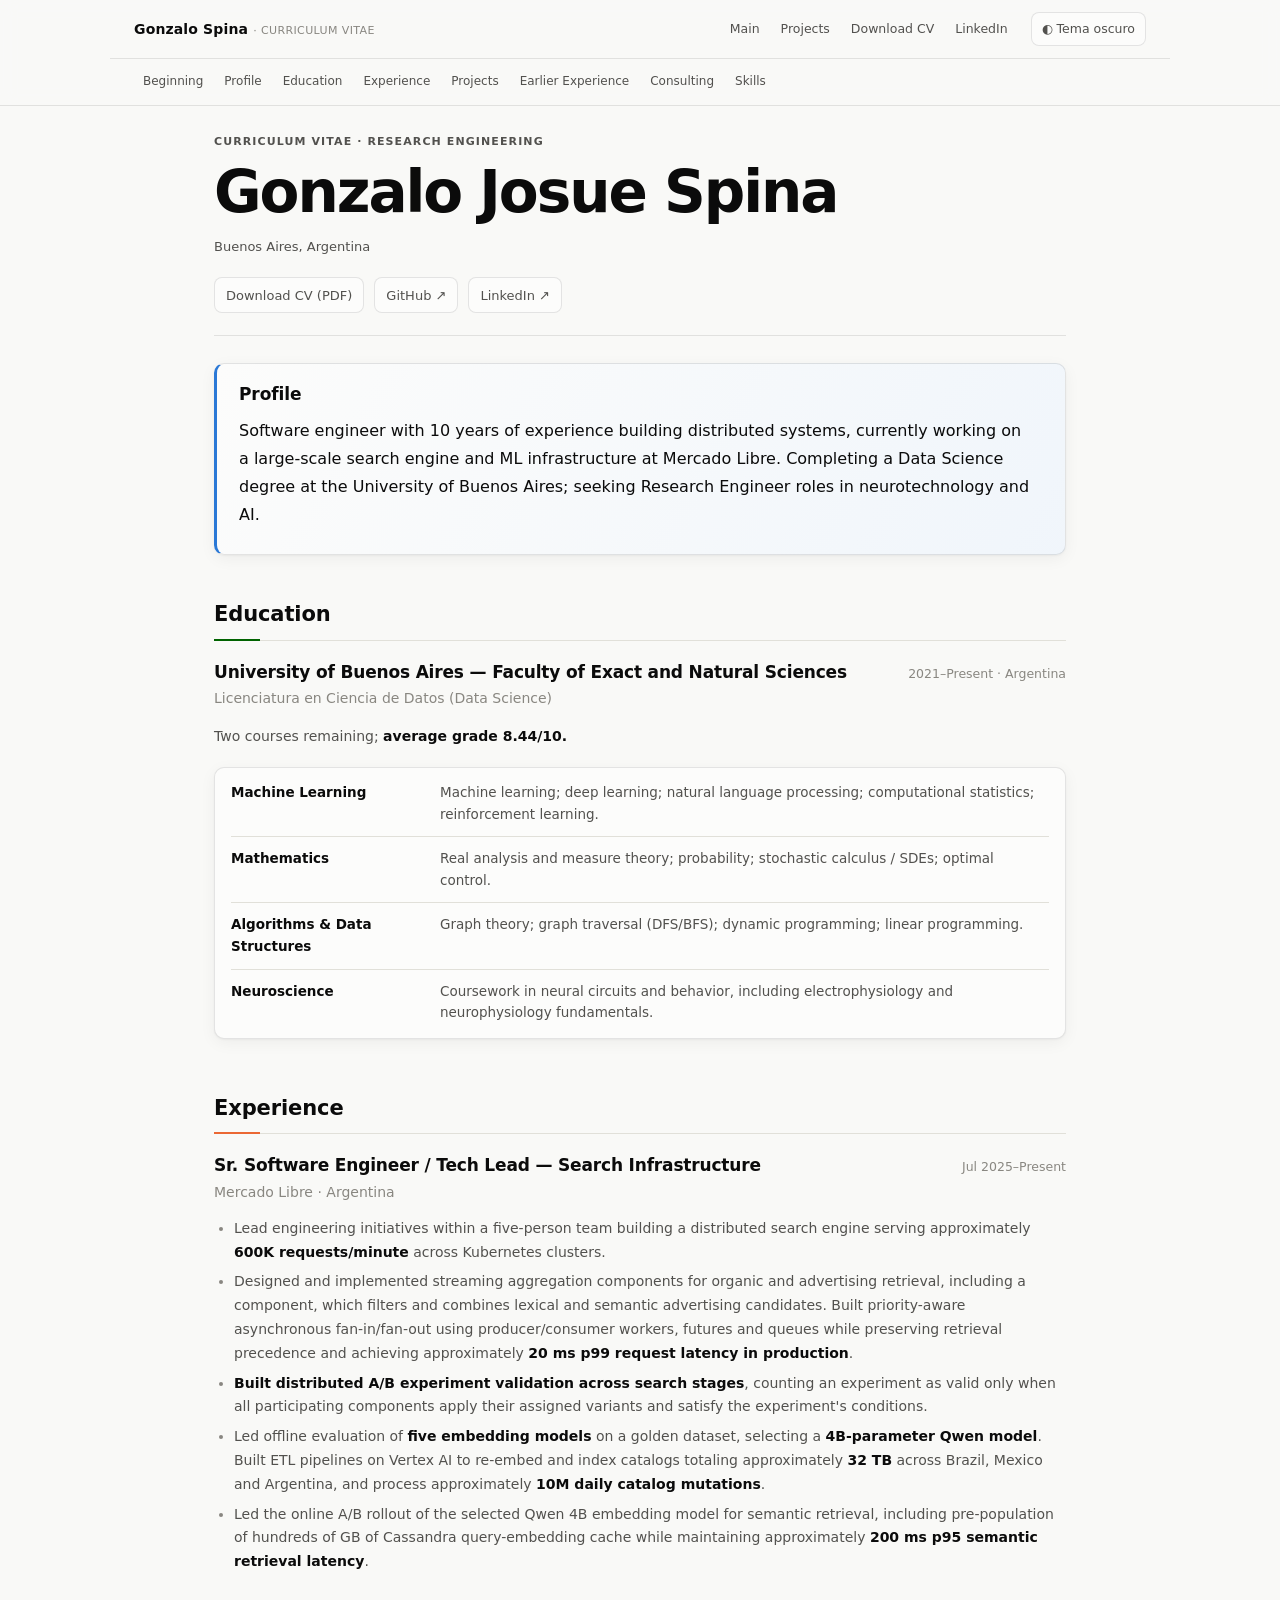
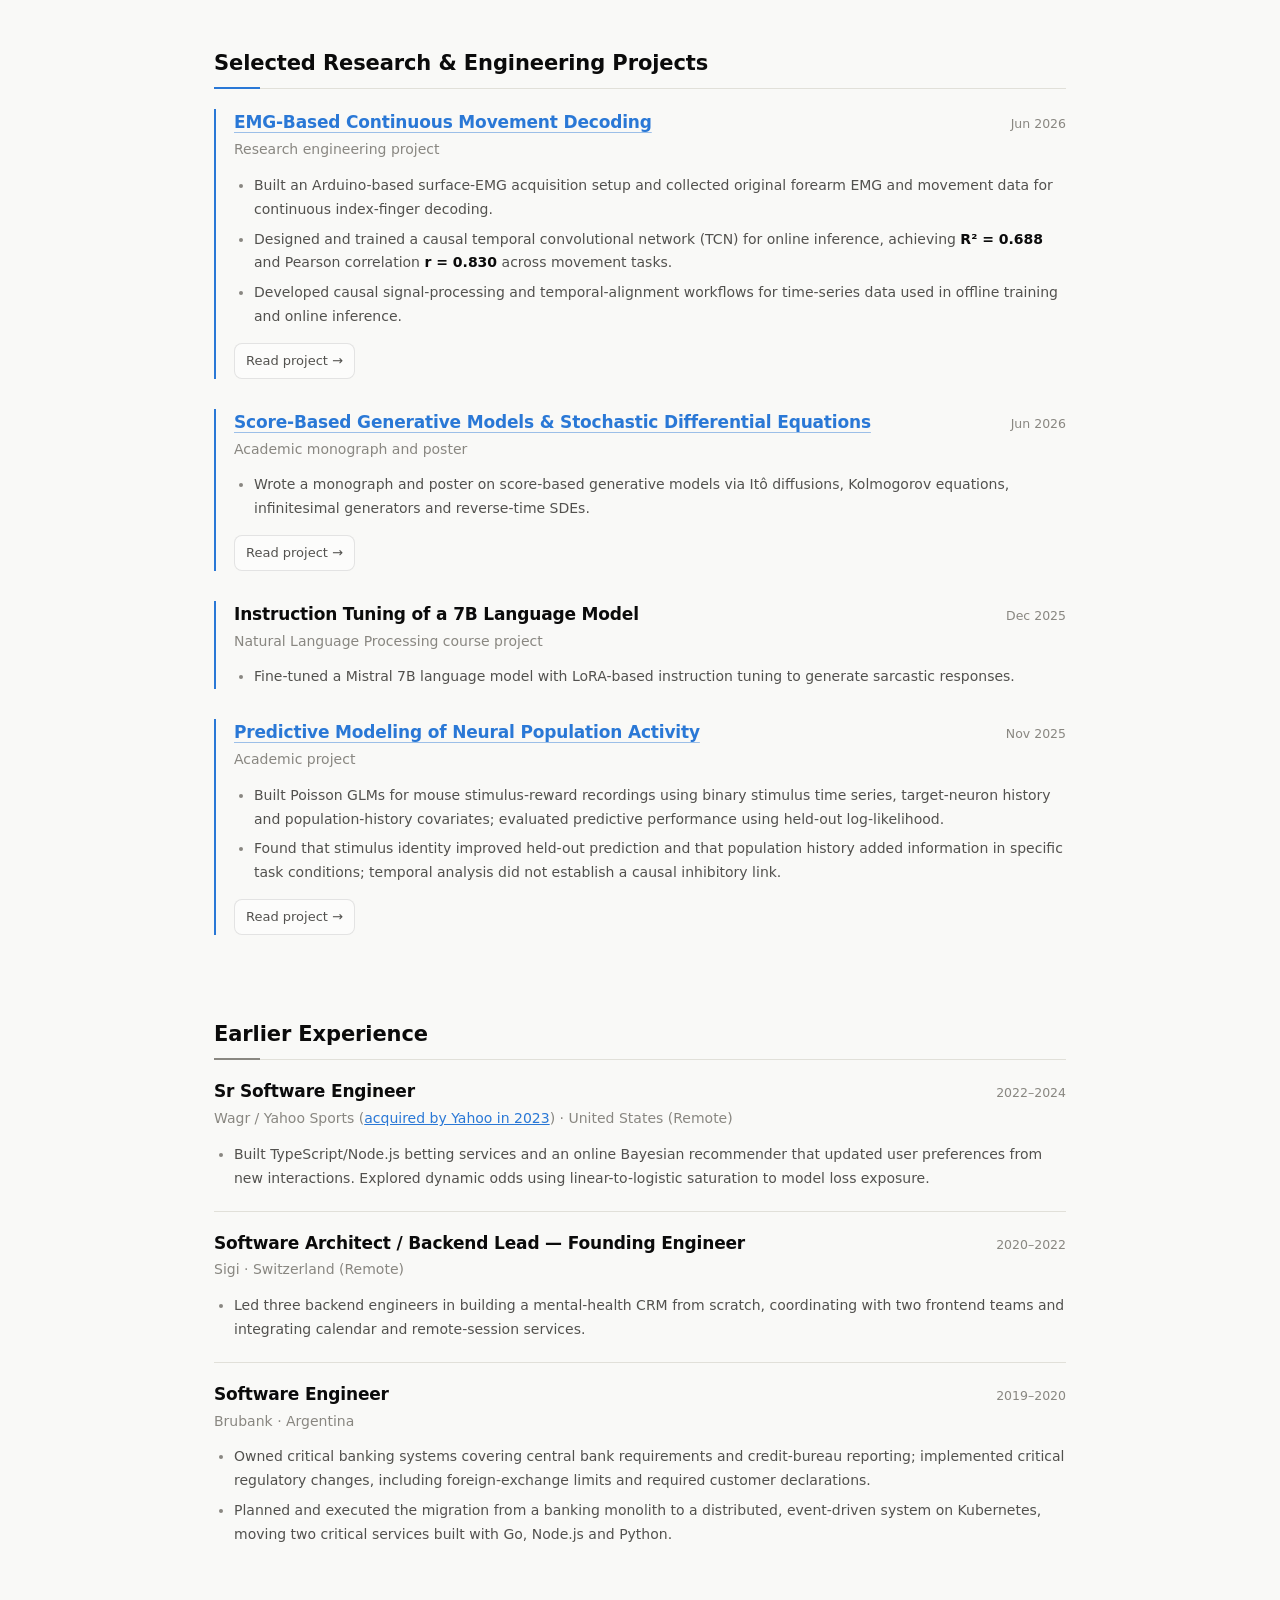
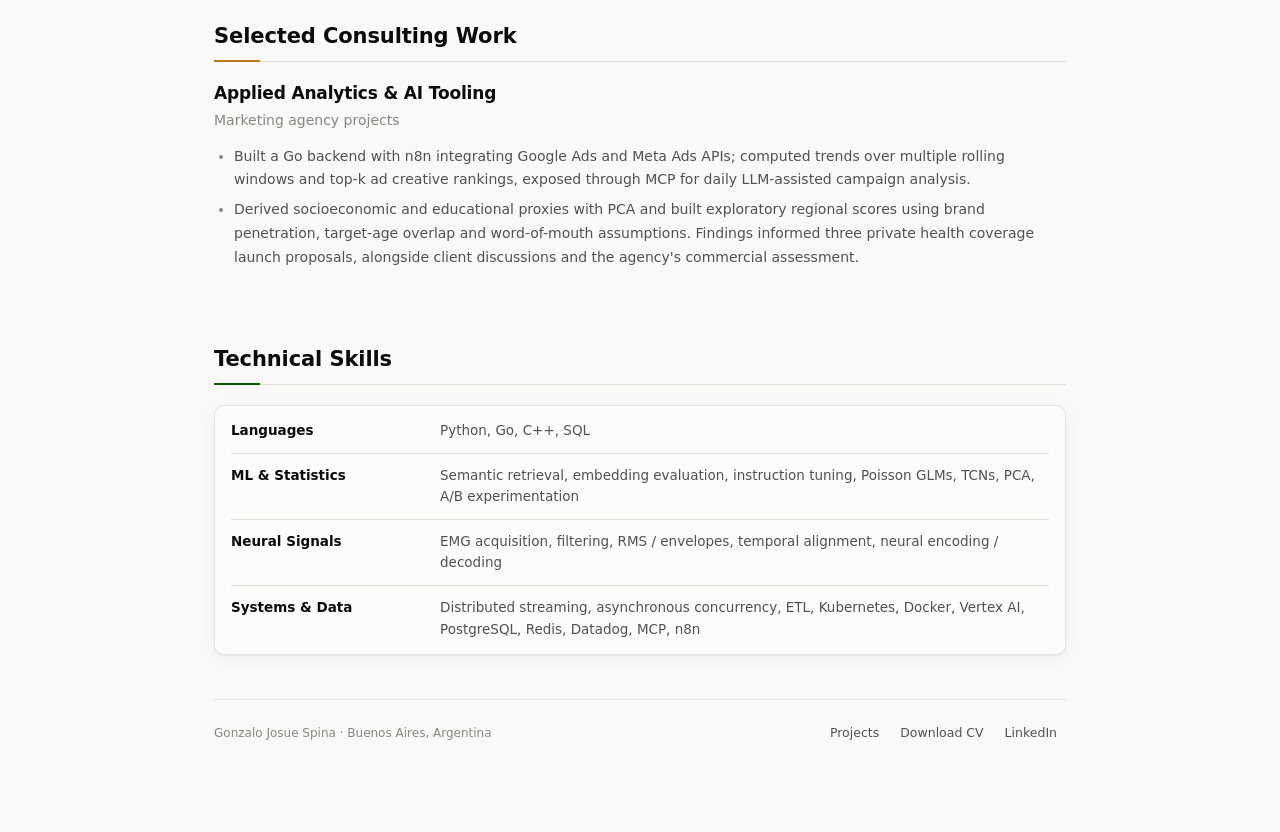
<file: docs/index.html>
<!doctype html>
<html lang="en" data-theme="light">
<head>
  <meta charset="utf-8">
  <meta name="viewport" content="width=device-width,initial-scale=1">
  <meta name="description" content="Curriculum vitae of Gonzalo Spina — research engineering in AI, neurotechnology and distributed systems.">
  <title>Gonzalo Spina · Curriculum Vitae</title>
  <link rel="icon" href="favicon.svg" type="image/svg+xml">
  <link rel="stylesheet" href="styles.css">
</head>
<body data-page="main">
<header data-site-header></header>
<main class="wrap cv-home" id="top">
  <div class="cv-intro">
    <div class="eyebrow">Curriculum vitae · Research engineering</div>
    <h1>Gonzalo Josue Spina</h1>
    <div class="meta"><span>Buenos Aires, Argentina</span></div>
    <div class="links cv-actions"><a href="Gonzalo_Spina_CV.pdf" download>Download CV (PDF)</a><a href="https://github.com/gonzispina" target="_blank" rel="noopener me">GitHub ↗</a><a href="https://www.linkedin.com/in/gonzalospina" target="_blank" rel="noopener me">LinkedIn ↗</a></div>
  </div>
  <section id="profile">
    <h2>Profile</h2>
    <p>Software engineer with 10 years of experience building distributed systems, currently working on a large-scale search engine and ML infrastructure at Mercado Libre. Completing a Data Science degree at the University of Buenos Aires; seeking Research Engineer roles in neurotechnology and AI.</p>
  </section>
  <section id="education">
    <h2>Education</h2>
    <div class="cv-entry-head"><h3>University of Buenos Aires — Faculty of Exact and Natural Sciences</h3><span>2021–Present · Argentina</span></div>
    <p class="cv-subtitle">Licenciatura en Ciencia de Datos (Data Science)</p>
    <p>Two courses remaining; <strong>average grade 8.44/10.</strong></p>
    <dl class="cv-lines">
      <div><dt>Machine Learning</dt><dd>Machine learning; deep learning; natural language processing; computational statistics; reinforcement learning.</dd></div>
      <div><dt>Mathematics</dt><dd>Real analysis and measure theory; probability; stochastic calculus / SDEs; optimal control.</dd></div>
      <div><dt>Algorithms &amp; Data Structures</dt><dd>Graph theory; graph traversal (DFS/BFS); dynamic programming; linear programming.</dd></div>
      <div><dt>Neuroscience</dt><dd>Coursework in neural circuits and behavior, including electrophysiology and neurophysiology fundamentals.</dd></div>
    </dl>
  </section>
  <section id="experience">
    <h2>Experience</h2>
    <article class="cv-entry">
      <div class="cv-entry-head"><h3>Sr. Software Engineer / Tech Lead — Search Infrastructure</h3><span>Jul 2025–Present</span></div>
      <p class="cv-subtitle">Mercado Libre · Argentina</p>
      <ul>
        <li>Lead engineering initiatives within a five-person team building a distributed search engine serving approximately <strong>600K requests/minute</strong> across Kubernetes clusters.</li>
        <li>Designed and implemented streaming aggregation components for organic and advertising retrieval, including a component, which filters and combines lexical and semantic advertising candidates. Built priority-aware asynchronous fan-in/fan-out using producer/consumer workers, futures and queues while preserving retrieval precedence and achieving approximately <strong>20 ms p99 request latency in production</strong>.</li>
        <li><strong>Built distributed A/B experiment validation across search stages</strong>, counting an experiment as valid only when all participating components apply their assigned variants and satisfy the experiment's conditions.</li>
        <li>Led offline evaluation of <strong>five embedding models</strong> on a golden dataset, selecting a <strong>4B-parameter Qwen model</strong>. Built ETL pipelines on Vertex AI to re-embed and index catalogs totaling approximately <strong>32 TB</strong> across Brazil, Mexico and Argentina, and process approximately <strong>10M daily catalog mutations</strong>.</li>
        <li>Led the online A/B rollout of the selected Qwen 4B embedding model for semantic retrieval, including pre-population of hundreds of GB of Cassandra query-embedding cache while maintaining approximately <strong>200 ms p95 semantic retrieval latency</strong>.</li>
      </ul>
    </article>
  </section>
  <section id="projects">
    <h2>Selected Research &amp; Engineering Projects</h2>
    <article class="cv-entry">
      <div class="cv-entry-head"><h3><a href="projects/emg-continous-decoding.html">EMG-Based Continuous Movement Decoding</a></h3><span>Jun 2026</span></div>
      <p class="cv-subtitle">Research engineering project</p>
      <ul>
        <li>Built an Arduino-based surface-EMG acquisition setup and collected original forearm EMG and movement data for continuous index-finger decoding.</li>
        <li>Designed and trained a causal temporal convolutional network (TCN) for online inference, achieving <strong>R² = 0.688</strong> and Pearson correlation <strong>r = 0.830</strong> across movement tasks.</li>
        <li>Developed causal signal-processing and temporal-alignment workflows for time-series data used in offline training and online inference.</li>
      </ul>
      <div class="links cv-link"><a href="projects/emg-continous-decoding.html">Read project →</a></div>
    </article>
    <article class="cv-entry">
      <div class="cv-entry-head"><h3><a href="projects/score-based-diffusions.html">Score-Based Generative Models &amp; Stochastic Differential Equations</a></h3><span>Jun 2026</span></div>
      <p class="cv-subtitle">Academic monograph and poster</p>
      <ul><li>Wrote a monograph and poster on score-based generative models via Itô diffusions, Kolmogorov equations, infinitesimal generators and reverse-time SDEs.</li></ul>
      <div class="links cv-link"><a href="projects/score-based-diffusions.html">Read project →</a></div>
    </article>
    <article class="cv-entry">
      <div class="cv-entry-head"><h3>Instruction Tuning of a 7B Language Model</h3><span>Dec 2025</span></div>
      <p class="cv-subtitle">Natural Language Processing course project</p>
      <ul><li>Fine-tuned a Mistral 7B language model with LoRA-based instruction tuning to generate sarcastic responses.</li></ul>
    </article>
    <article class="cv-entry">
      <div class="cv-entry-head"><h3><a href="projects/olfactory-glm.html">Predictive Modeling of Neural Population Activity</a></h3><span>Nov 2025</span></div>
      <p class="cv-subtitle">Academic project</p>
      <ul>
        <li>Built Poisson GLMs for mouse stimulus-reward recordings using binary stimulus time series, target-neuron history and population-history covariates; evaluated predictive performance using held-out log-likelihood.</li>
        <li>Found that stimulus identity improved held-out prediction and that population history added information in specific task conditions; temporal analysis did not establish a causal inhibitory link.</li>
      </ul>
      <div class="links cv-link"><a href="projects/olfactory-glm.html">Read project →</a></div>
    </article>
  </section>
  <section id="earlier-experience">
    <h2>Earlier Experience</h2>
    <article class="cv-entry">
      <div class="cv-entry-head"><h3>Sr Software Engineer</h3><span>2022–2024</span></div>
      <p class="cv-subtitle">Wagr / Yahoo Sports (<a href="https://www.yahooinc.com/press/yahoo-acquires-wagr-unlocking-opportunities-in-social-gaming-for-yahoo-sports" target="_blank" rel="noopener">acquired by Yahoo in 2023</a>) · United States (Remote)</p>
      <ul><li>Built TypeScript/Node.js betting services and an online Bayesian recommender that updated user preferences from new interactions. Explored dynamic odds using linear-to-logistic saturation to model loss exposure.</li></ul>
    </article>
    <article class="cv-entry">
      <div class="cv-entry-head"><h3>Software Architect / Backend Lead — Founding Engineer</h3><span>2020–2022</span></div>
      <p class="cv-subtitle">Sigi · Switzerland (Remote)</p>
      <ul><li>Led three backend engineers in building a mental-health CRM from scratch, coordinating with two frontend teams and integrating calendar and remote-session services.</li></ul>
    </article>
    <article class="cv-entry">
      <div class="cv-entry-head"><h3>Software Engineer</h3><span>2019–2020</span></div>
      <p class="cv-subtitle">Brubank · Argentina</p>
      <ul>
        <li>Owned critical banking systems covering central bank requirements and credit-bureau reporting; implemented critical regulatory changes, including foreign-exchange limits and required customer declarations.</li>
        <li>Planned and executed the migration from a banking monolith to a distributed, event-driven system on Kubernetes, moving two critical services built with Go, Node.js and Python.</li>
      </ul>
    </article>
  </section>
  <section id="consulting">
    <h2>Selected Consulting Work</h2>
    <article class="cv-entry">
      <div class="cv-entry-head"><h3>Applied Analytics &amp; AI Tooling</h3></div>
      <p class="cv-subtitle">Marketing agency projects</p>
      <ul>
        <li>Built a Go backend with n8n integrating Google Ads and Meta Ads APIs; computed trends over multiple rolling windows and top-k ad creative rankings, exposed through MCP for daily LLM-assisted campaign analysis.</li>
        <li>Derived socioeconomic and educational proxies with PCA and built exploratory regional scores using brand penetration, target-age overlap and word-of-mouth assumptions. Findings informed three private health coverage launch proposals, alongside client discussions and the agency's commercial assessment.</li>
      </ul>
    </article>
  </section>
  <section id="skills">
    <h2>Technical Skills</h2>
    <dl class="cv-lines">
      <div><dt>Languages</dt><dd>Python, Go, C++, SQL</dd></div>
      <div><dt>ML &amp; Statistics</dt><dd>Semantic retrieval, embedding evaluation, instruction tuning, Poisson GLMs, TCNs, PCA, A/B experimentation</dd></div>
      <div><dt>Neural Signals</dt><dd>EMG acquisition, filtering, RMS / envelopes, temporal alignment, neural encoding / decoding</dd></div>
      <div><dt>Systems &amp; Data</dt><dd>Distributed streaming, asynchronous concurrency, ETL, Kubernetes, Docker, Vertex AI, PostgreSQL, Redis, Datadog, MCP, n8n</dd></div>
    </dl>
  </section>
  <footer data-site-footer></footer>
</main>
<script src="components.js"></script>
<script src="app.js"></script>
</body>
</html>
</file>
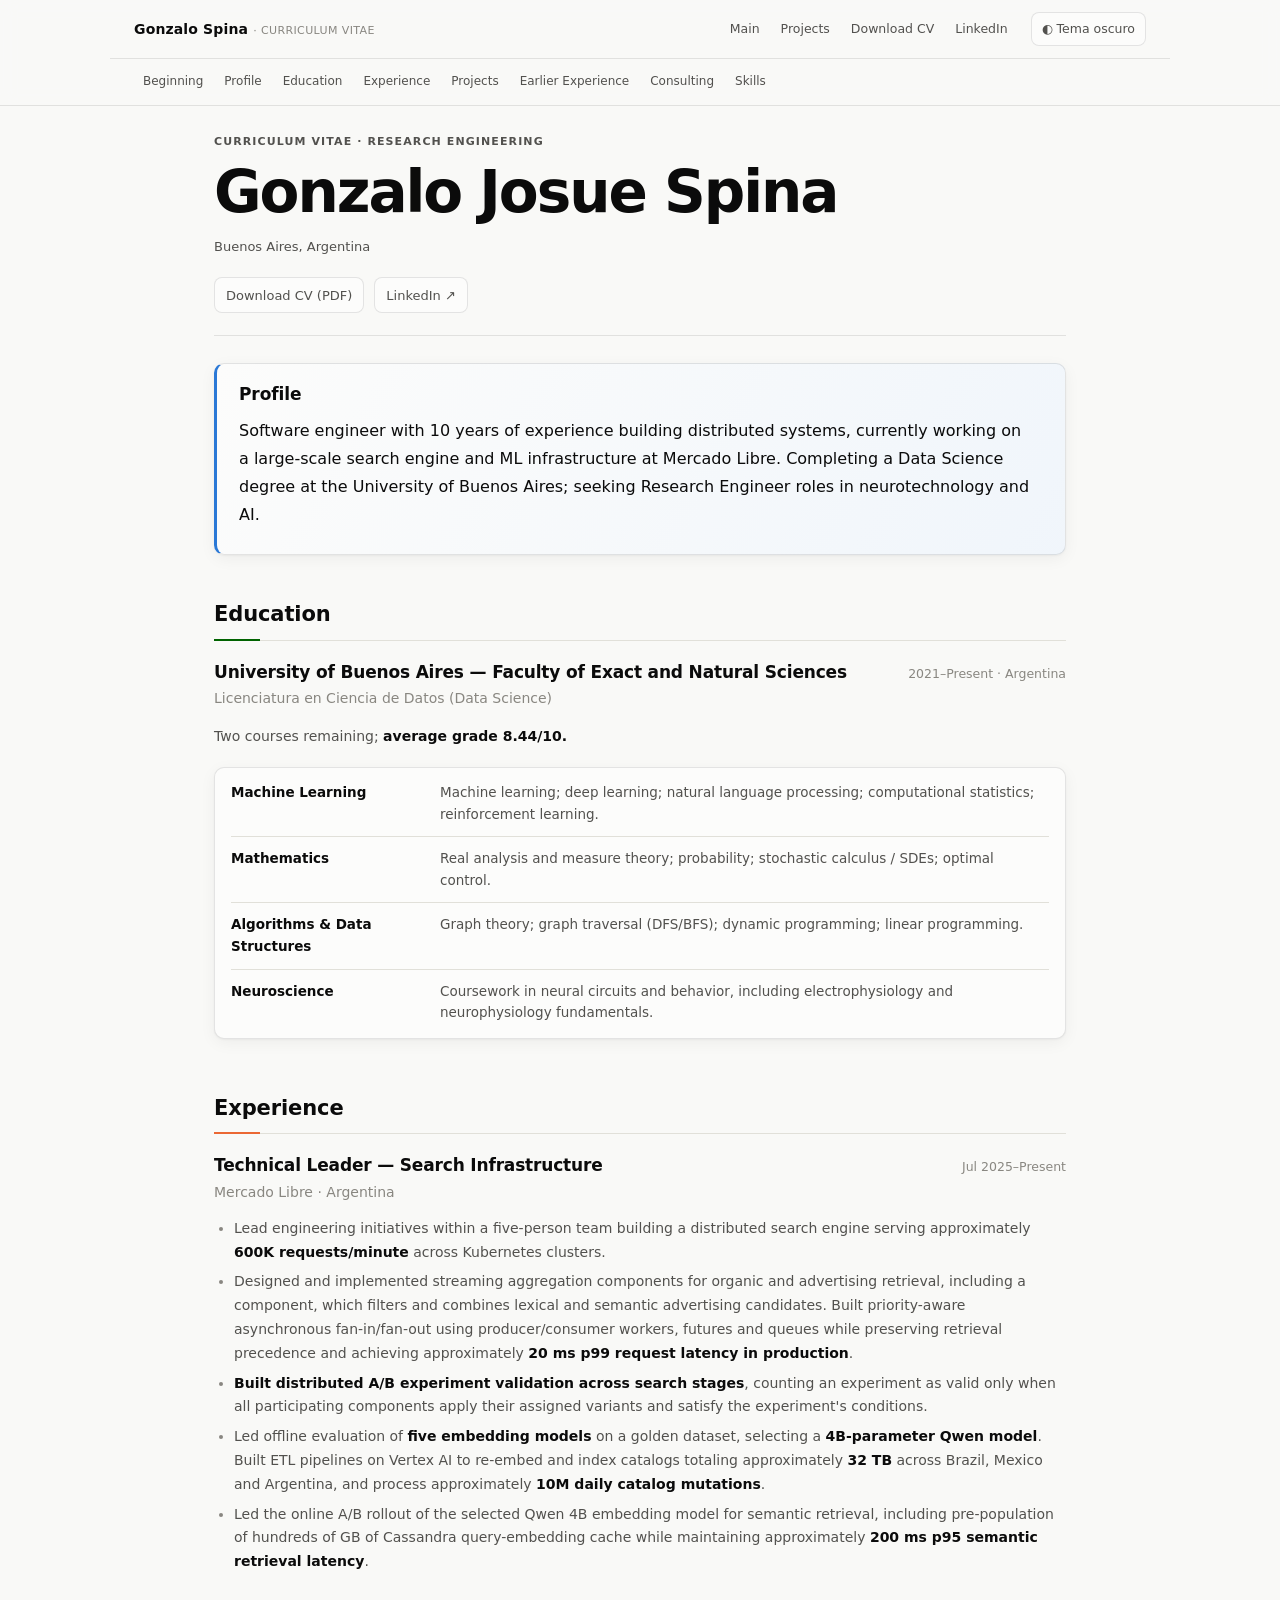
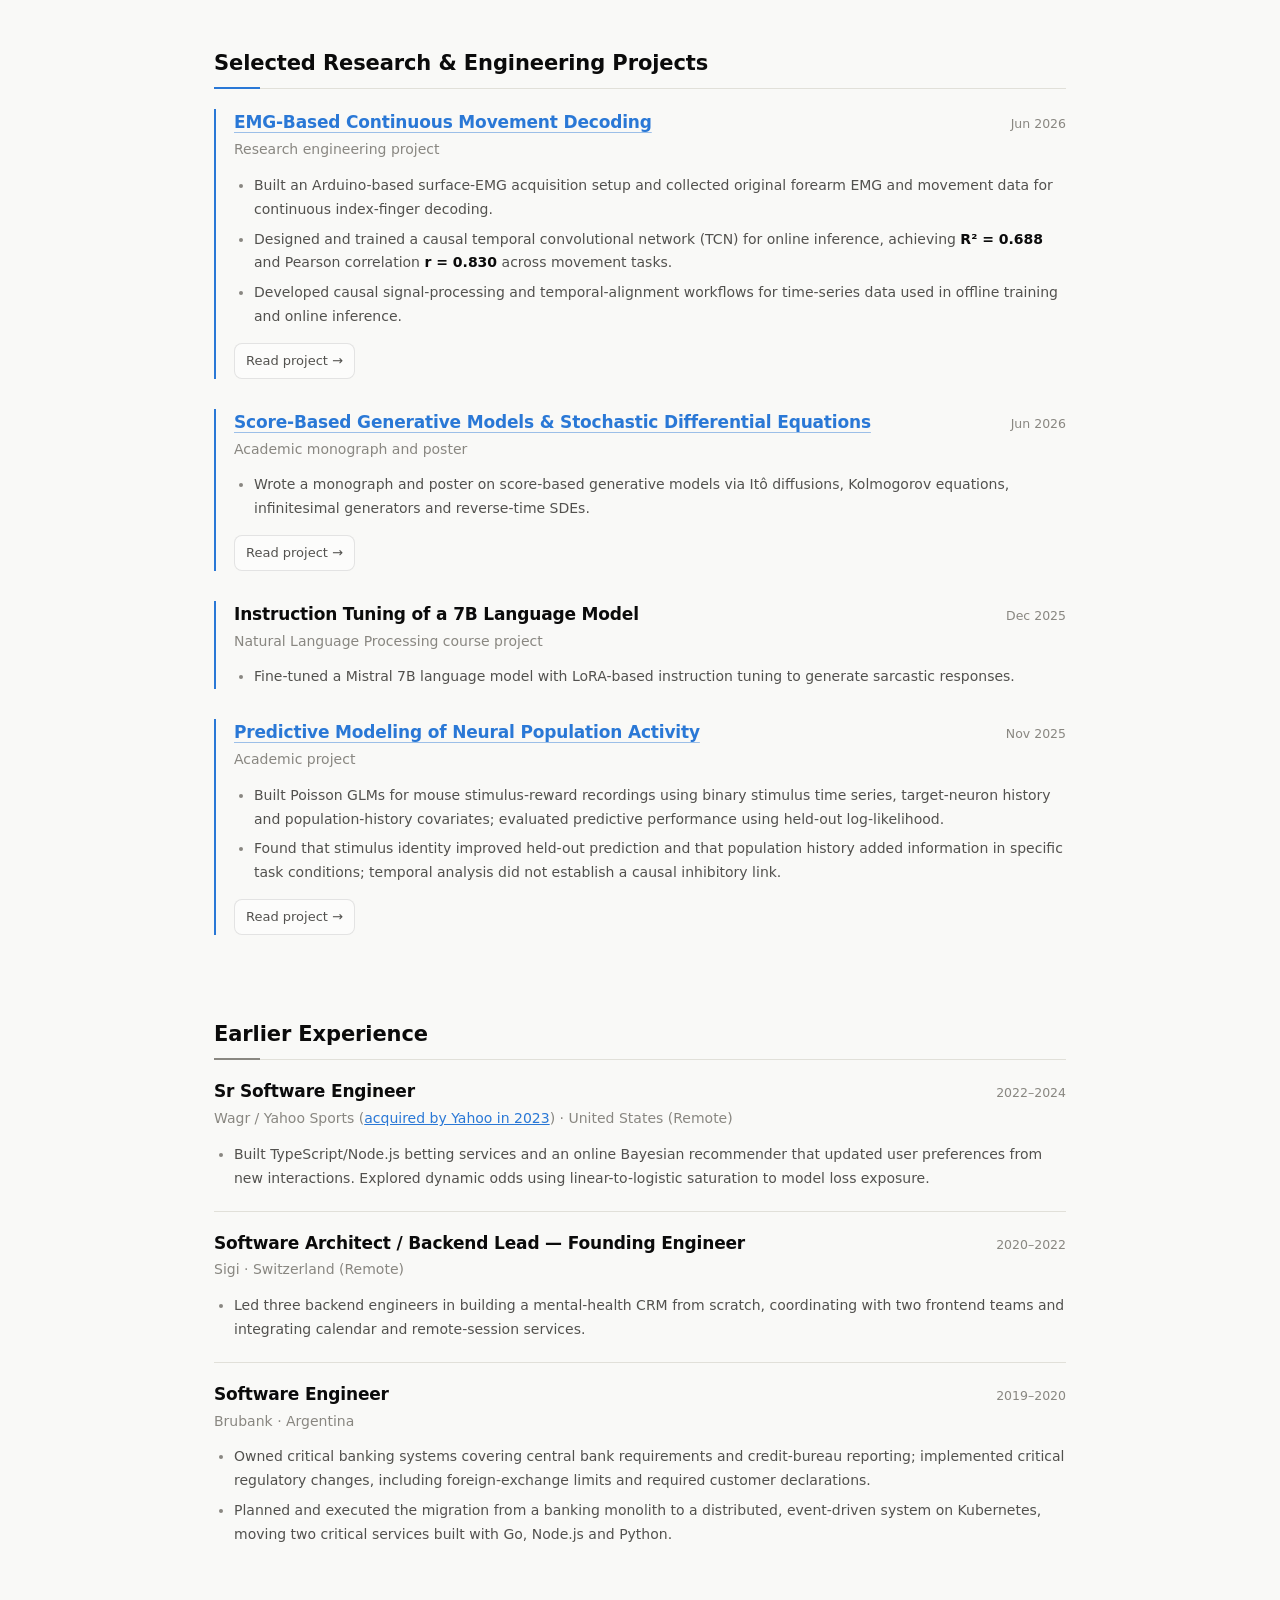
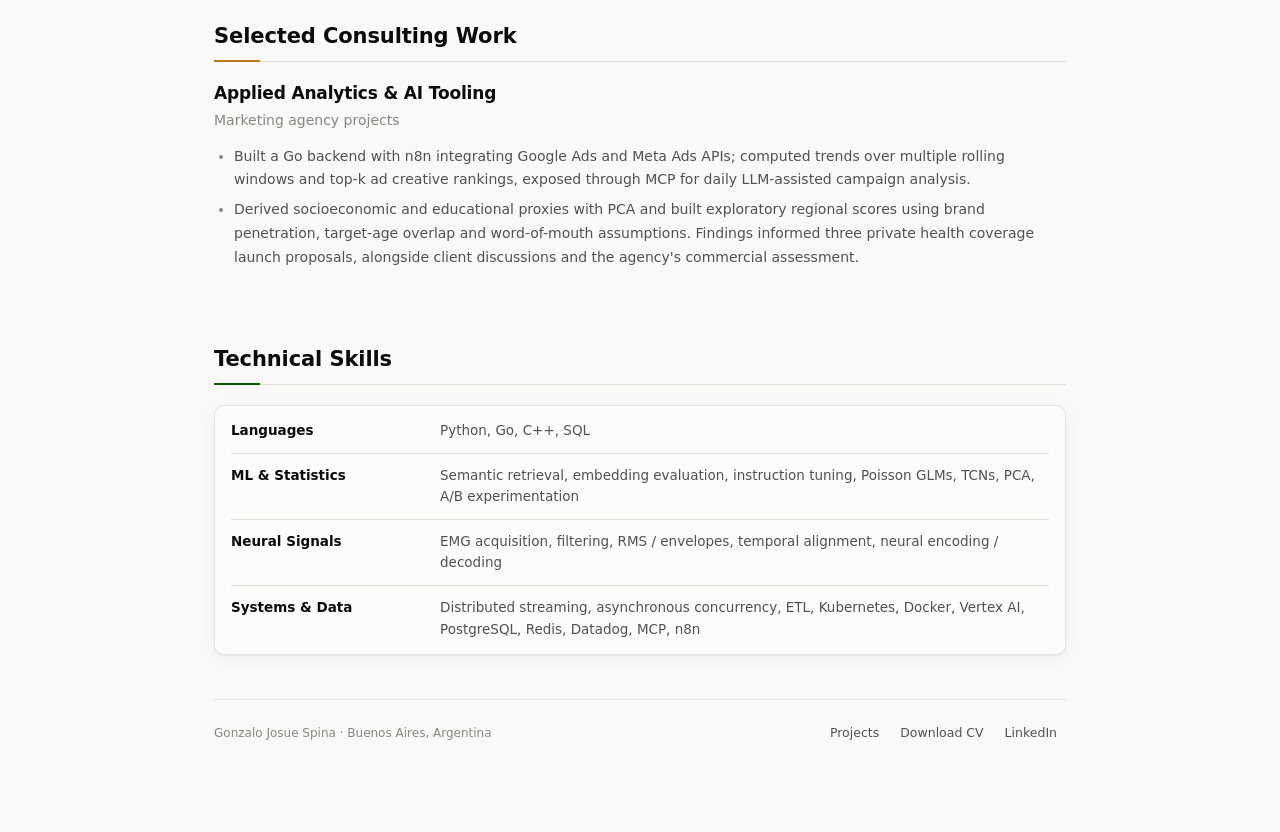
<file: site/index.html>
<!doctype html>
<html lang="en" data-theme="light">
<head>
  <meta charset="utf-8">
  <meta name="viewport" content="width=device-width,initial-scale=1">
  <meta name="description" content="Curriculum vitae of Gonzalo Spina — research engineering in AI, neurotechnology and distributed systems.">
  <title>Gonzalo Spina · Curriculum Vitae</title>
  <link rel="stylesheet" href="styles.css">
</head>
<body data-page="main">
<header data-site-header></header>
<main class="wrap cv-home" id="top">
  <div class="cv-intro">
    <div class="eyebrow">Curriculum vitae · Research engineering</div>
    <h1>Gonzalo Josue Spina</h1>
    <div class="meta"><span>Buenos Aires, Argentina</span></div>
    <div class="links cv-actions"><a href="Gonzalo_Spina_CV.pdf" download>Download CV (PDF)</a><a href="https://www.linkedin.com/in/gonzalospina" target="_blank" rel="noopener me">LinkedIn ↗</a></div>
  </div>
  <section id="profile">
    <h2>Profile</h2>
    <p>Software engineer with 10 years of experience building distributed systems, currently working on a large-scale search engine and ML infrastructure at Mercado Libre. Completing a Data Science degree at the University of Buenos Aires; seeking Research Engineer roles in neurotechnology and AI.</p>
  </section>
  <section id="education">
    <h2>Education</h2>
    <div class="cv-entry-head"><h3>University of Buenos Aires — Faculty of Exact and Natural Sciences</h3><span>2021–Present · Argentina</span></div>
    <p class="cv-subtitle">Licenciatura en Ciencia de Datos (Data Science)</p>
    <p>Two courses remaining; <strong>average grade 8.44/10.</strong></p>
    <dl class="cv-lines">
      <div><dt>Machine Learning</dt><dd>Machine learning; deep learning; natural language processing; computational statistics; reinforcement learning.</dd></div>
      <div><dt>Mathematics</dt><dd>Real analysis and measure theory; probability; stochastic calculus / SDEs; optimal control.</dd></div>
      <div><dt>Algorithms &amp; Data Structures</dt><dd>Graph theory; graph traversal (DFS/BFS); dynamic programming; linear programming.</dd></div>
      <div><dt>Neuroscience</dt><dd>Coursework in neural circuits and behavior, including electrophysiology and neurophysiology fundamentals.</dd></div>
    </dl>
  </section>
  <section id="experience">
    <h2>Experience</h2>
    <article class="cv-entry">
      <div class="cv-entry-head"><h3>Technical Leader — Search Infrastructure</h3><span>Jul 2025–Present</span></div>
      <p class="cv-subtitle">Mercado Libre · Argentina</p>
      <ul>
        <li>Lead engineering initiatives within a five-person team building a distributed search engine serving approximately <strong>600K requests/minute</strong> across Kubernetes clusters.</li>
        <li>Designed and implemented streaming aggregation components for organic and advertising retrieval, including a component, which filters and combines lexical and semantic advertising candidates. Built priority-aware asynchronous fan-in/fan-out using producer/consumer workers, futures and queues while preserving retrieval precedence and achieving approximately <strong>20 ms p99 request latency in production</strong>.</li>
        <li><strong>Built distributed A/B experiment validation across search stages</strong>, counting an experiment as valid only when all participating components apply their assigned variants and satisfy the experiment's conditions.</li>
        <li>Led offline evaluation of <strong>five embedding models</strong> on a golden dataset, selecting a <strong>4B-parameter Qwen model</strong>. Built ETL pipelines on Vertex AI to re-embed and index catalogs totaling approximately <strong>32 TB</strong> across Brazil, Mexico and Argentina, and process approximately <strong>10M daily catalog mutations</strong>.</li>
        <li>Led the online A/B rollout of the selected Qwen 4B embedding model for semantic retrieval, including pre-population of hundreds of GB of Cassandra query-embedding cache while maintaining approximately <strong>200 ms p95 semantic retrieval latency</strong>.</li>
      </ul>
    </article>
  </section>
  <section id="projects">
    <h2>Selected Research &amp; Engineering Projects</h2>
    <article class="cv-entry">
      <div class="cv-entry-head"><h3><a href="projects/emg-continous-decoding.html">EMG-Based Continuous Movement Decoding</a></h3><span>Jun 2026</span></div>
      <p class="cv-subtitle">Research engineering project</p>
      <ul>
        <li>Built an Arduino-based surface-EMG acquisition setup and collected original forearm EMG and movement data for continuous index-finger decoding.</li>
        <li>Designed and trained a causal temporal convolutional network (TCN) for online inference, achieving <strong>R² = 0.688</strong> and Pearson correlation <strong>r = 0.830</strong> across movement tasks.</li>
        <li>Developed causal signal-processing and temporal-alignment workflows for time-series data used in offline training and online inference.</li>
      </ul>
      <div class="links cv-link"><a href="projects/emg-continous-decoding.html">Read project →</a></div>
    </article>
    <article class="cv-entry">
      <div class="cv-entry-head"><h3><a href="projects/score-based-diffusions.html">Score-Based Generative Models &amp; Stochastic Differential Equations</a></h3><span>Jun 2026</span></div>
      <p class="cv-subtitle">Academic monograph and poster</p>
      <ul><li>Wrote a monograph and poster on score-based generative models via Itô diffusions, Kolmogorov equations, infinitesimal generators and reverse-time SDEs.</li></ul>
      <div class="links cv-link"><a href="projects/score-based-diffusions.html">Read project →</a></div>
    </article>
    <article class="cv-entry">
      <div class="cv-entry-head"><h3>Instruction Tuning of a 7B Language Model</h3><span>Dec 2025</span></div>
      <p class="cv-subtitle">Natural Language Processing course project</p>
      <ul><li>Fine-tuned a Mistral 7B language model with LoRA-based instruction tuning to generate sarcastic responses.</li></ul>
    </article>
    <article class="cv-entry">
      <div class="cv-entry-head"><h3><a href="projects/olfactory-glm.html">Predictive Modeling of Neural Population Activity</a></h3><span>Nov 2025</span></div>
      <p class="cv-subtitle">Academic project</p>
      <ul>
        <li>Built Poisson GLMs for mouse stimulus-reward recordings using binary stimulus time series, target-neuron history and population-history covariates; evaluated predictive performance using held-out log-likelihood.</li>
        <li>Found that stimulus identity improved held-out prediction and that population history added information in specific task conditions; temporal analysis did not establish a causal inhibitory link.</li>
      </ul>
      <div class="links cv-link"><a href="projects/olfactory-glm.html">Read project →</a></div>
    </article>
  </section>
  <section id="earlier-experience">
    <h2>Earlier Experience</h2>
    <article class="cv-entry">
      <div class="cv-entry-head"><h3>Sr Software Engineer</h3><span>2022–2024</span></div>
      <p class="cv-subtitle">Wagr / Yahoo Sports (<a href="https://www.yahooinc.com/press/yahoo-acquires-wagr-unlocking-opportunities-in-social-gaming-for-yahoo-sports" target="_blank" rel="noopener">acquired by Yahoo in 2023</a>) · United States (Remote)</p>
      <ul><li>Built TypeScript/Node.js betting services and an online Bayesian recommender that updated user preferences from new interactions. Explored dynamic odds using linear-to-logistic saturation to model loss exposure.</li></ul>
    </article>
    <article class="cv-entry">
      <div class="cv-entry-head"><h3>Software Architect / Backend Lead — Founding Engineer</h3><span>2020–2022</span></div>
      <p class="cv-subtitle">Sigi · Switzerland (Remote)</p>
      <ul><li>Led three backend engineers in building a mental-health CRM from scratch, coordinating with two frontend teams and integrating calendar and remote-session services.</li></ul>
    </article>
    <article class="cv-entry">
      <div class="cv-entry-head"><h3>Software Engineer</h3><span>2019–2020</span></div>
      <p class="cv-subtitle">Brubank · Argentina</p>
      <ul>
        <li>Owned critical banking systems covering central bank requirements and credit-bureau reporting; implemented critical regulatory changes, including foreign-exchange limits and required customer declarations.</li>
        <li>Planned and executed the migration from a banking monolith to a distributed, event-driven system on Kubernetes, moving two critical services built with Go, Node.js and Python.</li>
      </ul>
    </article>
  </section>
  <section id="consulting">
    <h2>Selected Consulting Work</h2>
    <article class="cv-entry">
      <div class="cv-entry-head"><h3>Applied Analytics &amp; AI Tooling</h3></div>
      <p class="cv-subtitle">Marketing agency projects</p>
      <ul>
        <li>Built a Go backend with n8n integrating Google Ads and Meta Ads APIs; computed trends over multiple rolling windows and top-k ad creative rankings, exposed through MCP for daily LLM-assisted campaign analysis.</li>
        <li>Derived socioeconomic and educational proxies with PCA and built exploratory regional scores using brand penetration, target-age overlap and word-of-mouth assumptions. Findings informed three private health coverage launch proposals, alongside client discussions and the agency's commercial assessment.</li>
      </ul>
    </article>
  </section>
  <section id="skills">
    <h2>Technical Skills</h2>
    <dl class="cv-lines">
      <div><dt>Languages</dt><dd>Python, Go, C++, SQL</dd></div>
      <div><dt>ML &amp; Statistics</dt><dd>Semantic retrieval, embedding evaluation, instruction tuning, Poisson GLMs, TCNs, PCA, A/B experimentation</dd></div>
      <div><dt>Neural Signals</dt><dd>EMG acquisition, filtering, RMS / envelopes, temporal alignment, neural encoding / decoding</dd></div>
      <div><dt>Systems &amp; Data</dt><dd>Distributed streaming, asynchronous concurrency, ETL, Kubernetes, Docker, Vertex AI, PostgreSQL, Redis, Datadog, MCP, n8n</dd></div>
    </dl>
  </section>
  <footer data-site-footer></footer>
</main>
<script src="components.js"></script>
<script src="app.js"></script>
</body>
</html>
</file>
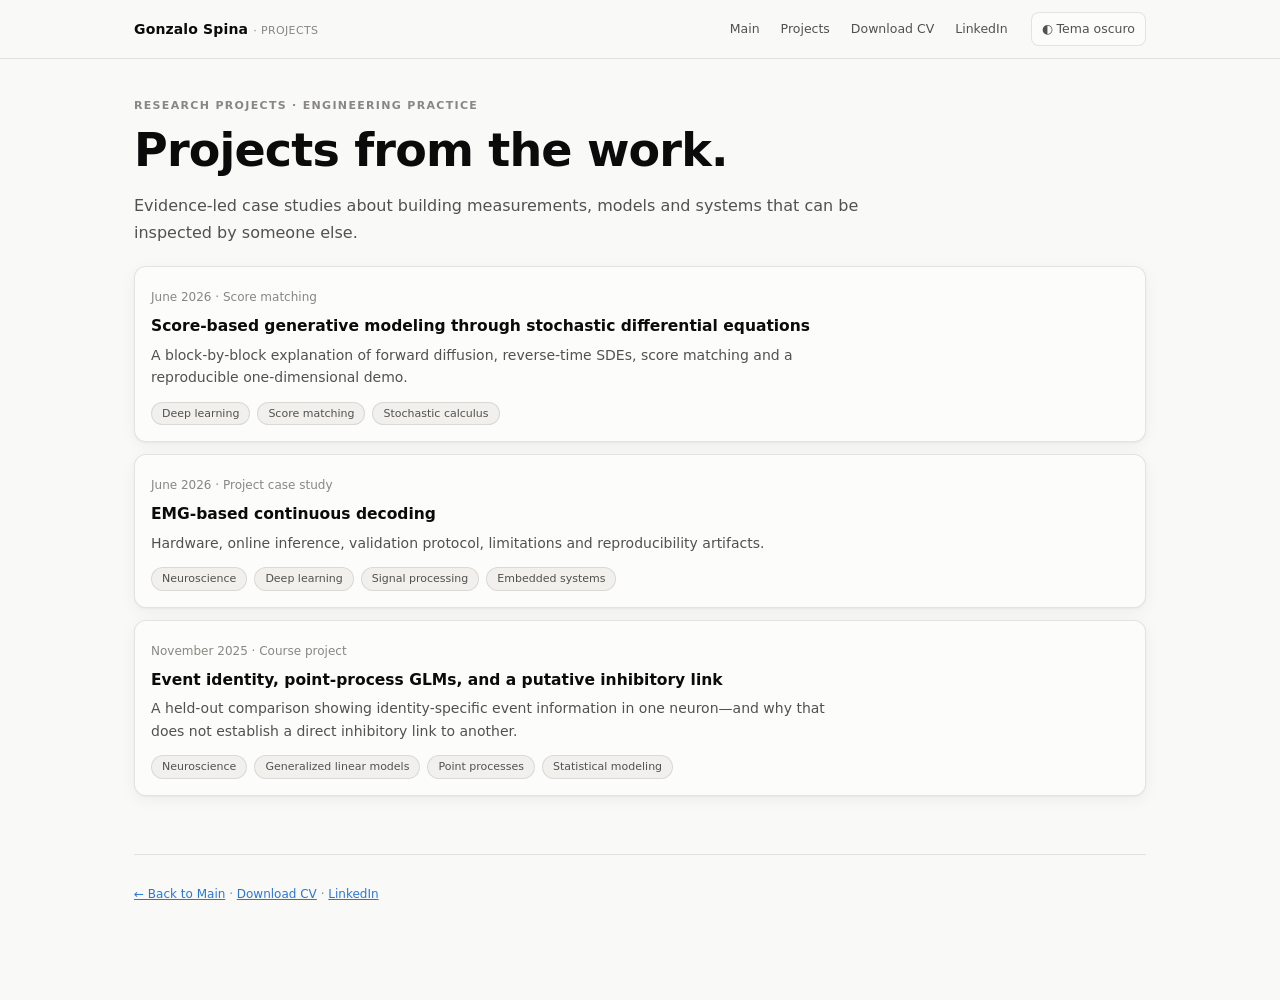
<file: docs/projects/index.html>
<!doctype html>
<html lang="en" data-theme="light">
<head><meta charset="utf-8"><meta name="viewport" content="width=device-width,initial-scale=1"><title>Projects · Gonzalo Spina</title><link rel="icon" href="../favicon.svg" type="image/svg+xml"><link rel="stylesheet" href="../styles.css"></head>
<body data-page="projects"><header data-site-header></header>
<main class="wrap"><div class="eyebrow">Research projects · engineering practice</div><h1>Projects from the work.</h1><p class="lead">Evidence-led case studies about building measurements, models and systems that can be inspected by someone else.</p><div class="post-list"><a class="post" href="score-based-diffusions.html"><span class="date">June 2026 · Score matching</span><h3>Score-based generative modeling through stochastic differential equations</h3><p>A block-by-block explanation of forward diffusion, reverse-time SDEs, score matching and a reproducible one-dimensional demo.</p><div class="post-tags"><span>Deep learning</span><span>Score matching</span><span>Stochastic calculus</span></div></a><a class="post" href="emg-continous-decoding.html"><span class="date">June 2026 · Project case study</span><h3>EMG-based continuous decoding</h3><p>Hardware, online inference, validation protocol, limitations and reproducibility artifacts.</p><div class="post-tags"><span>Neuroscience</span><span>Deep learning</span><span>Signal processing</span><span>Embedded systems</span></div></a><a class="post" href="olfactory-glm.html"><span class="date">November 2025 · Course project</span><h3>Event identity, point-process GLMs, and a putative inhibitory link</h3><p>A held-out comparison showing identity-specific event information in one neuron—and why that does not establish a direct inhibitory link to another.</p><div class="post-tags"><span>Neuroscience</span><span>Generalized linear models</span><span>Point processes</span><span>Statistical modeling</span></div></a></div><footer data-site-footer></footer></main><script src="../components.js"></script><script src="../app.js"></script></body></html>
</file>
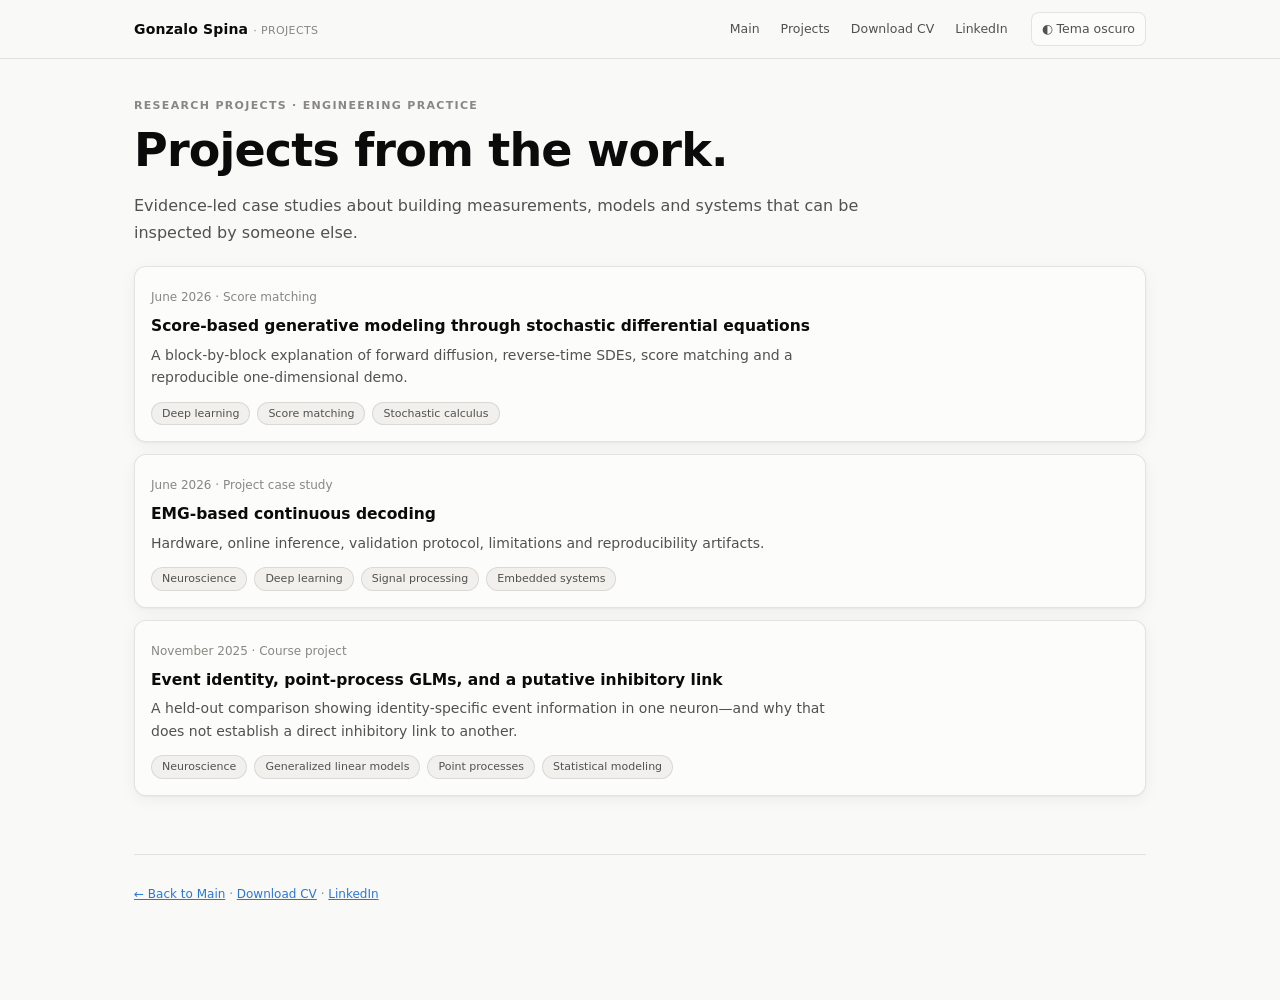
<file: site/projects/index.html>
<!doctype html>
<html lang="en" data-theme="light">
<head><meta charset="utf-8"><meta name="viewport" content="width=device-width,initial-scale=1"><title>Projects · Gonzalo Spina</title><link rel="stylesheet" href="../styles.css"></head>
<body data-page="projects"><header data-site-header></header>
<main class="wrap"><div class="eyebrow">Research projects · engineering practice</div><h1>Projects from the work.</h1><p class="lead">Evidence-led case studies about building measurements, models and systems that can be inspected by someone else.</p><div class="post-list"><a class="post" href="score-based-diffusions.html"><span class="date">June 2026 · Score matching</span><h3>Score-based generative modeling through stochastic differential equations</h3><p>A block-by-block explanation of forward diffusion, reverse-time SDEs, score matching and a reproducible one-dimensional demo.</p><div class="post-tags"><span>Deep learning</span><span>Score matching</span><span>Stochastic calculus</span></div></a><a class="post" href="emg-continous-decoding.html"><span class="date">June 2026 · Project case study</span><h3>EMG-based continuous decoding</h3><p>Hardware, online inference, validation protocol, limitations and reproducibility artifacts.</p><div class="post-tags"><span>Neuroscience</span><span>Deep learning</span><span>Signal processing</span><span>Embedded systems</span></div></a><a class="post" href="olfactory-glm.html"><span class="date">November 2025 · Course project</span><h3>Event identity, point-process GLMs, and a putative inhibitory link</h3><p>A held-out comparison showing identity-specific event information in one neuron—and why that does not establish a direct inhibitory link to another.</p><div class="post-tags"><span>Neuroscience</span><span>Generalized linear models</span><span>Point processes</span><span>Statistical modeling</span></div></a></div><footer data-site-footer></footer></main><script src="../components.js"></script><script src="../app.js"></script></body></html>
</file>
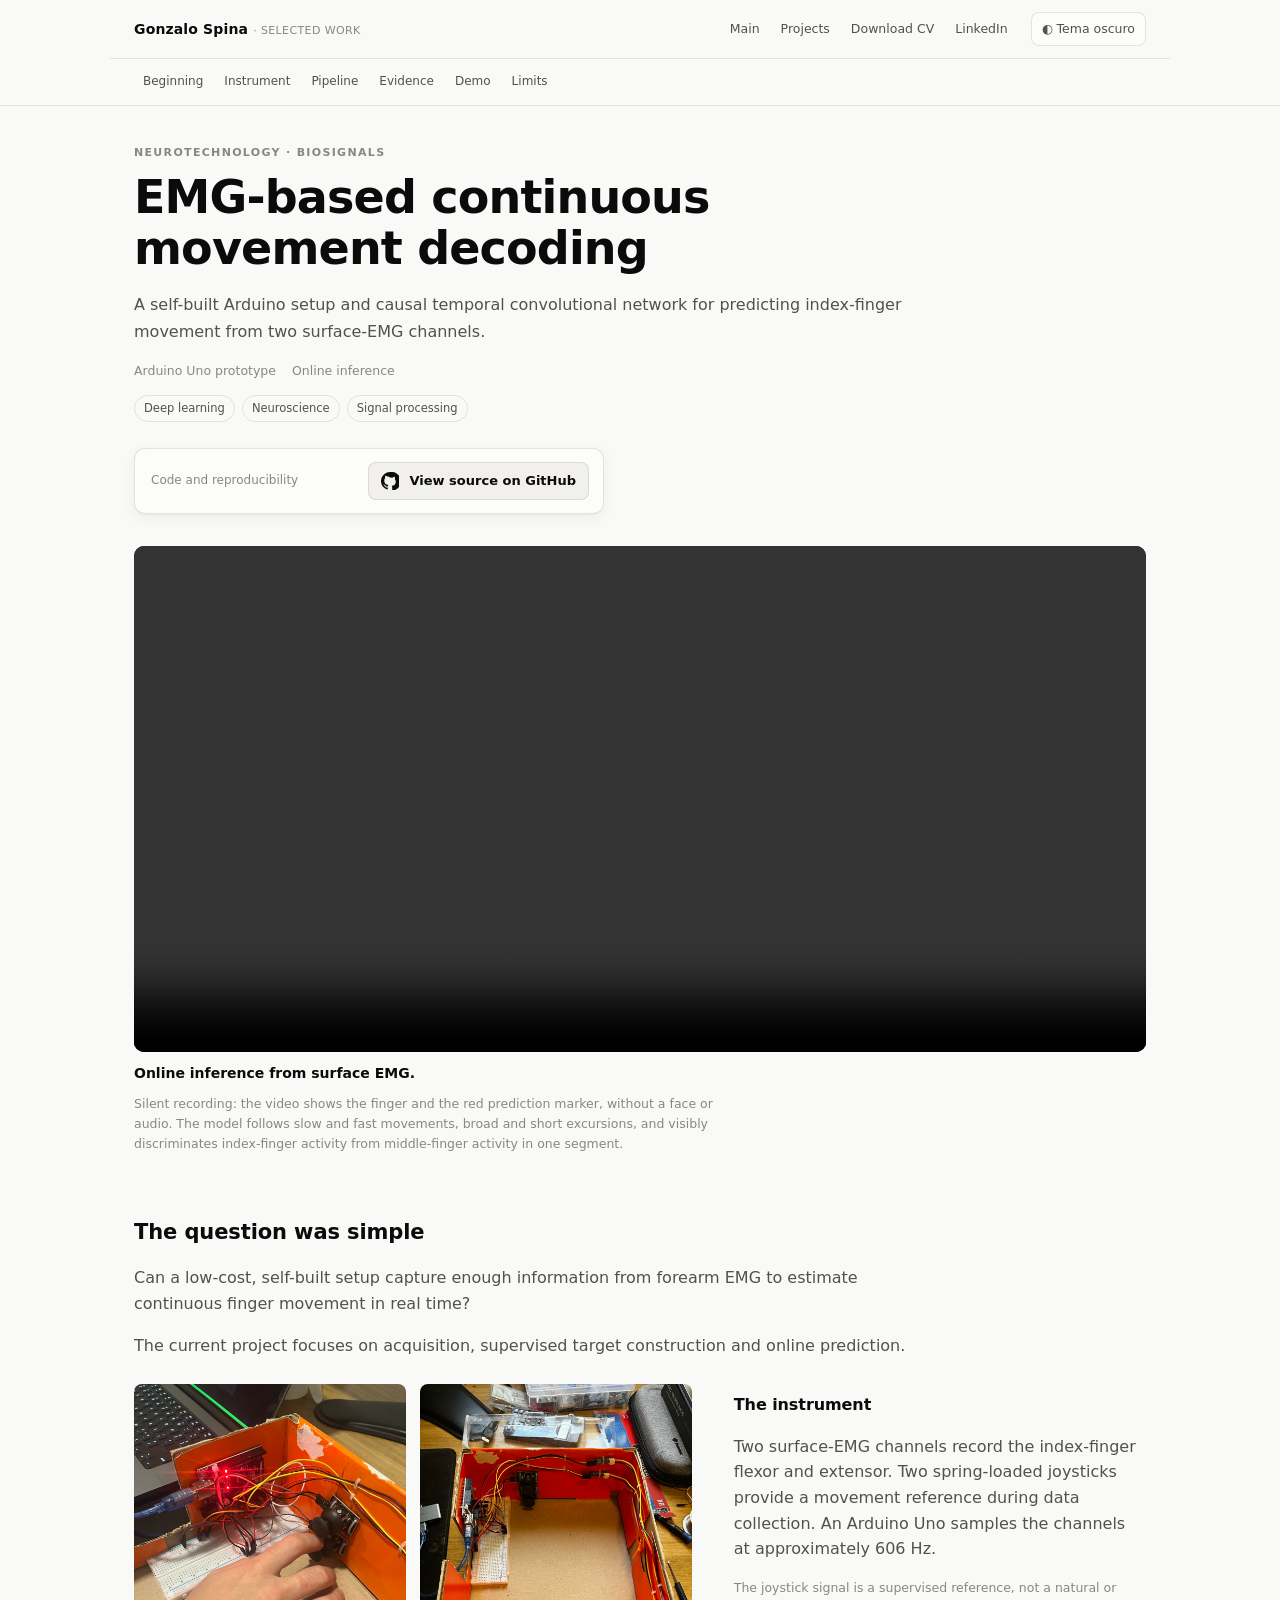
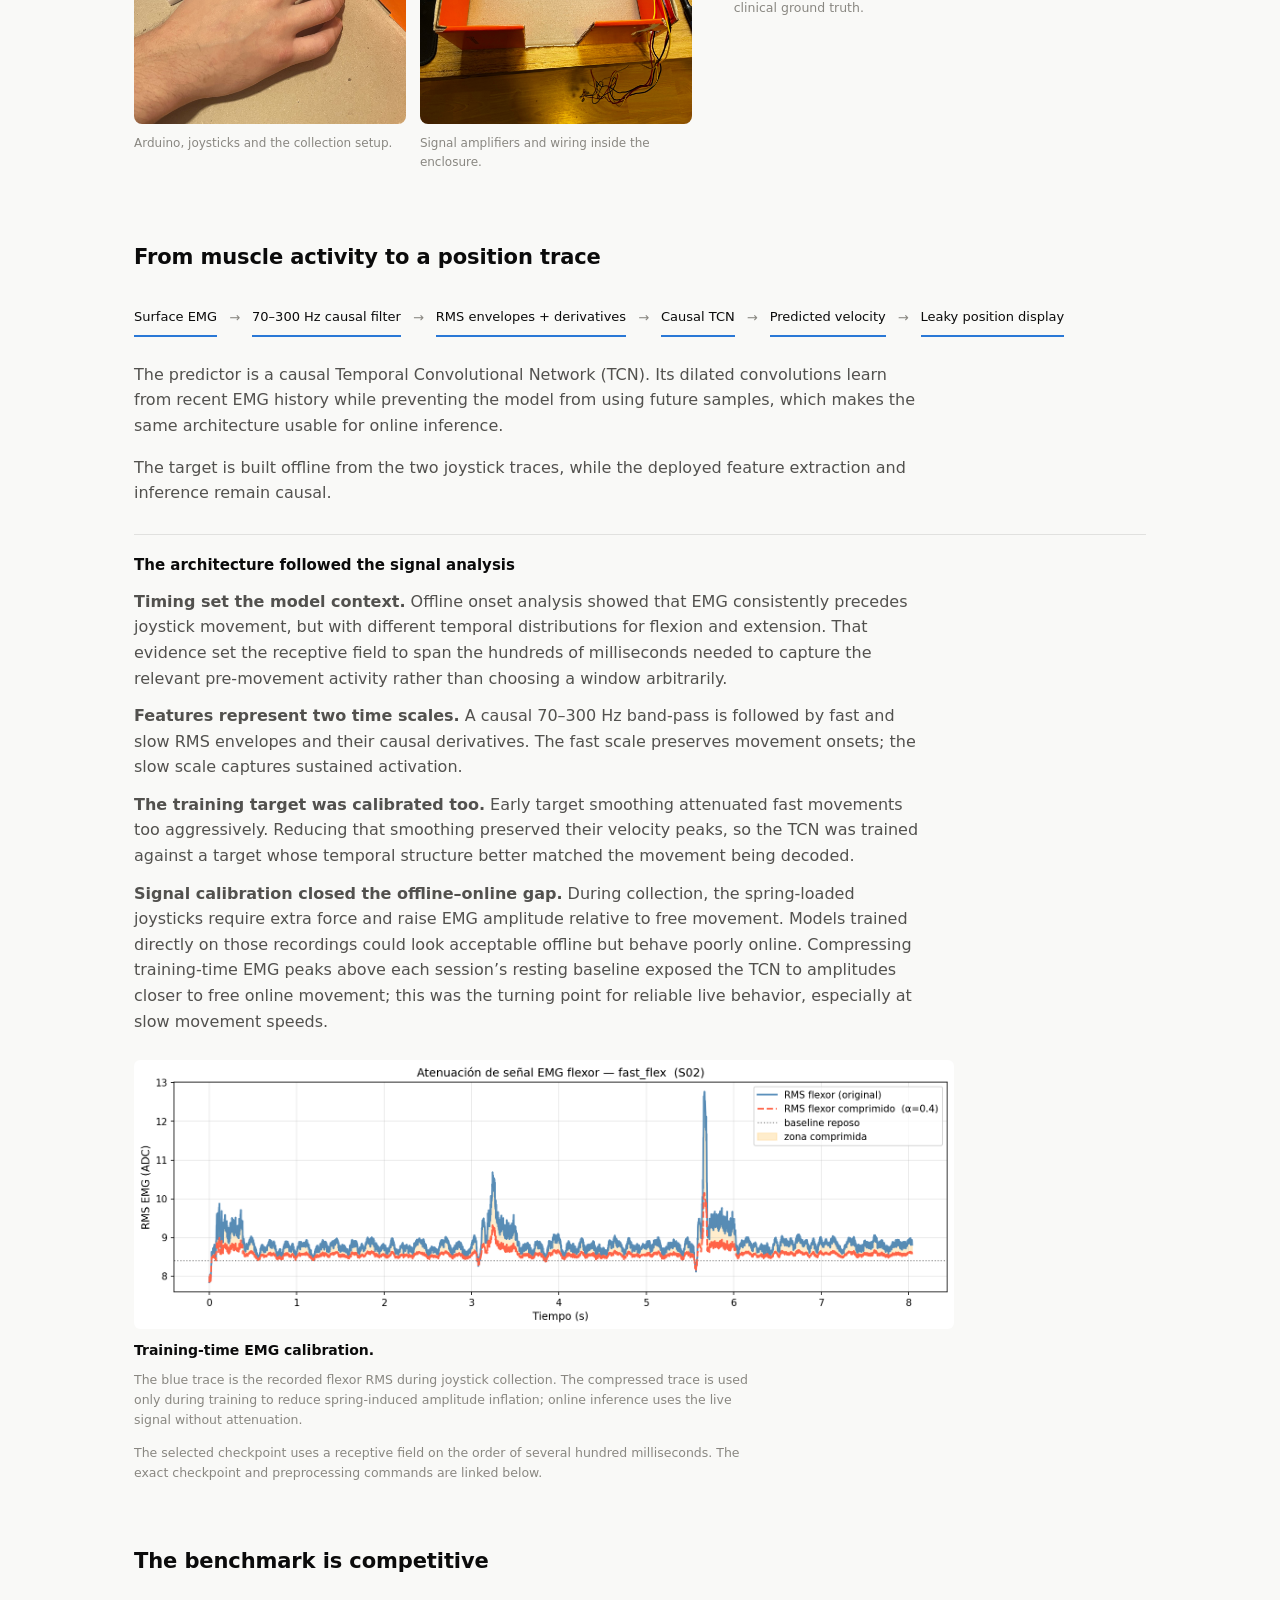
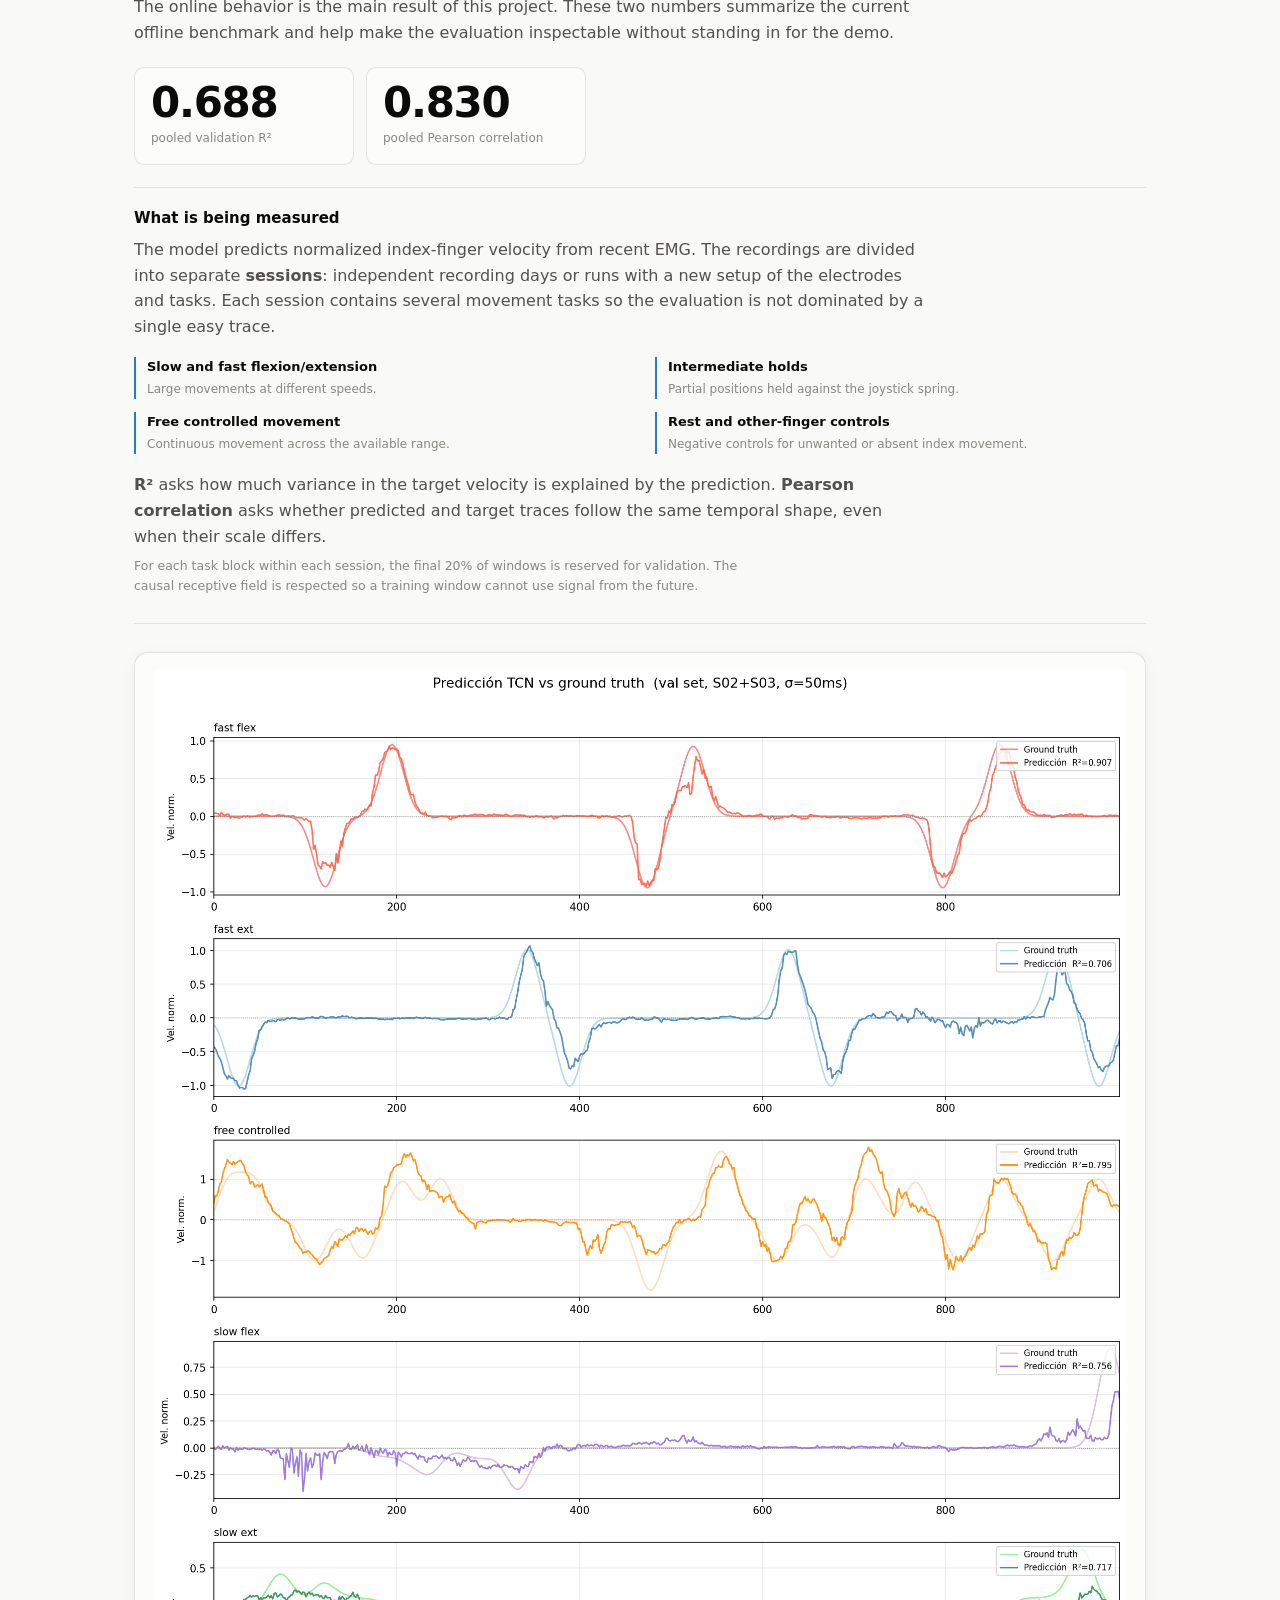
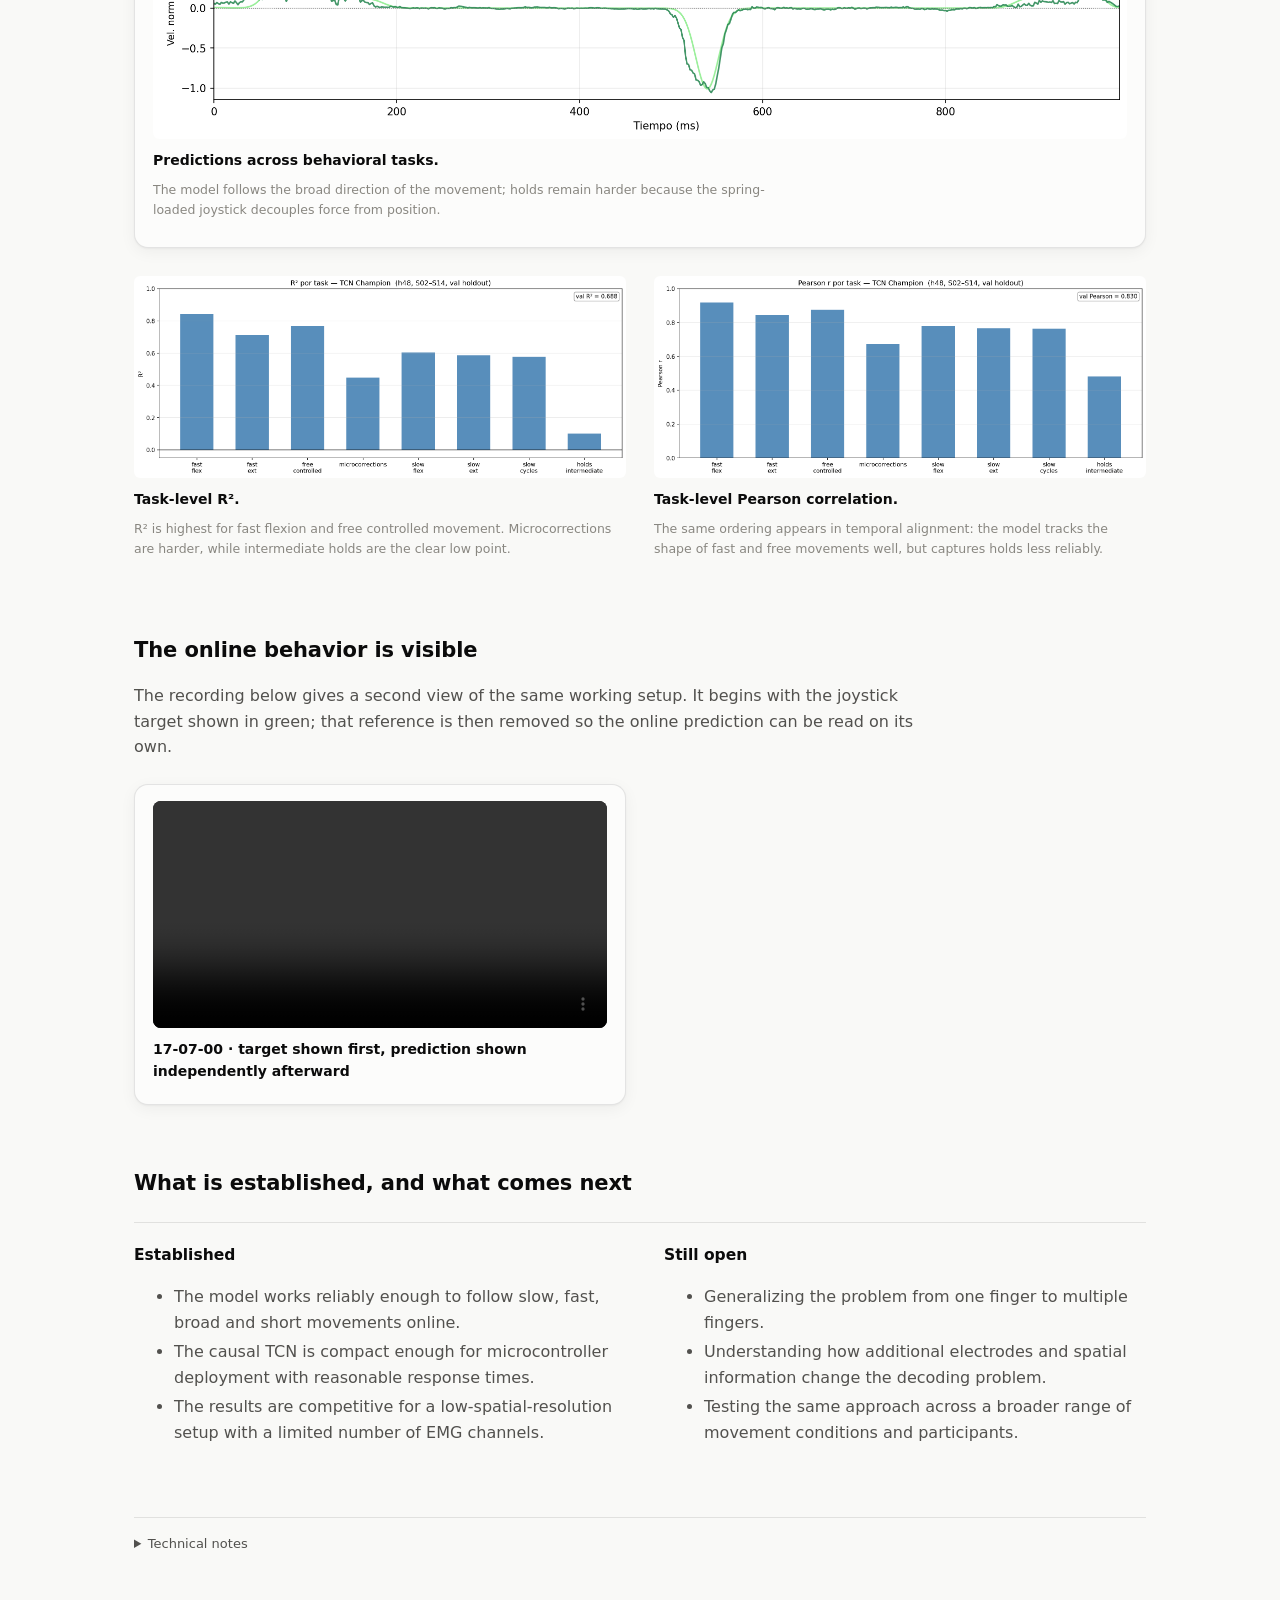
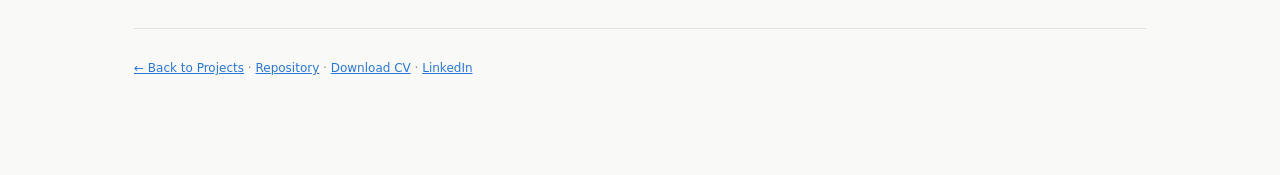
<file: docs/projects/emg-continous-decoding.html>
<!doctype html>
<html lang="en" data-theme="light">
<head>
  <meta charset="utf-8"><meta name="viewport" content="width=device-width,initial-scale=1">
  <meta name="description" content="An Arduino-based surface EMG prototype for online index-finger movement decoding.">
  <title>EMG-based continuous decoding · Gonzalo Spina</title>
  <link rel="icon" href="../favicon.svg" type="image/svg+xml">
  <link rel="stylesheet" href="../styles.css">
</head>
<body class="case-study" data-page="emg">
<header data-site-header></header>
<main class="wrap" id="top">
  <div class="eyebrow">Neurotechnology · biosignals</div>
  <h1>EMG-based continuous movement decoding</h1>
  <p class="lead">A self-built Arduino setup and causal temporal convolutional network for predicting index-finger movement from two surface-EMG channels.</p>
  <div class="meta"><span>Arduino Uno prototype</span><span>Online inference</span></div>
  <div class="project-tags" aria-label="Project topics"><span>Deep learning</span><span>Neuroscience</span><span>Signal processing</span></div>
  <div class="project-source"><span>Code and reproducibility</span><github-link href="https://github.com/gonzispina/emg-finger-prediction"></github-link></div>

  <figure class="demo-hero">
    <video controls preload="metadata">
      <source src="../assets/emg-continous-decoding-demo-16-34-57-trimmed.mp4" type="video/mp4">
    </video>
    <figcaption>Online inference from surface EMG.</figcaption>
    <p class="note">Silent recording: the video shows the finger and the red prediction marker, without a face or audio. The model follows slow and fast movements, broad and short excursions, and visibly discriminates index-finger activity from middle-finger activity in one segment.</p>
  </figure>

  <section id="instrument"><h2>The question was simple</h2>
    <p>Can a low-cost, self-built setup capture enough information from forearm EMG to estimate continuous finger movement in real time?</p>
    <p>The current project focuses on acquisition, supervised target construction and online prediction.</p>
    <div class="setup-layout">
      <div class="setup-photos"><figure><a href="../assets/emg-continous-decoding-setup-arduino.jpg" target="_blank" rel="noopener"><img src="../assets/emg-continous-decoding-setup-arduino.jpg" alt="Arduino Uno, EMG electrodes, amplifiers and two spring-loaded joysticks"></a><figcaption>Arduino, joysticks and the collection setup.</figcaption></figure><figure><a href="../assets/emg-continous-decoding-signal-amplifiers.jpg" target="_blank" rel="noopener"><img src="../assets/emg-continous-decoding-signal-amplifiers.jpg" alt="Signal amplifiers and wiring mounted inside the prototype enclosure"></a><figcaption>Signal amplifiers and wiring inside the enclosure.</figcaption></figure></div>
      <div><h2 class="minor-heading">The instrument</h2><p>Two surface-EMG channels record the index-finger flexor and extensor. Two spring-loaded joysticks provide a movement reference during data collection. An Arduino Uno samples the channels at approximately 606 Hz.</p><p class="quiet">The joystick signal is a supervised reference, not a natural or clinical ground truth.</p></div>
    </div>
  </section>

  <section id="pipeline"><h2>From muscle activity to a position trace</h2>
    <div class="signal-flow" aria-label="Signal processing pipeline"><span>Surface EMG</span><i>→</i><span>70–300 Hz causal filter</span><i>→</i><span>RMS envelopes + derivatives</span><i>→</i><span>Causal TCN</span><i>→</i><span>Predicted velocity</span><i>→</i><span>Leaky position display</span></div>
    <p>The predictor is a causal Temporal Convolutional Network (TCN). Its dilated convolutions learn from recent EMG history while preventing the model from using future samples, which makes the same architecture usable for online inference.</p>
    <p>The target is built offline from the two joystick traces, while the deployed feature extraction and inference remain causal.</p>
    <div class="architecture-rationale"><h3>The architecture followed the signal analysis</h3><p><strong>Timing set the model context.</strong> Offline onset analysis showed that EMG consistently precedes joystick movement, but with different temporal distributions for flexion and extension. That evidence set the receptive field to span the hundreds of milliseconds needed to capture the relevant pre-movement activity rather than choosing a window arbitrarily.</p><p><strong>Features represent two time scales.</strong> A causal 70–300 Hz band-pass is followed by fast and slow RMS envelopes and their causal derivatives. The fast scale preserves movement onsets; the slow scale captures sustained activation.</p><p><strong>The training target was calibrated too.</strong> Early target smoothing attenuated fast movements too aggressively. Reducing that smoothing preserved their velocity peaks, so the TCN was trained against a target whose temporal structure better matched the movement being decoded.</p><p><strong>Signal calibration closed the offline–online gap.</strong> During collection, the spring-loaded joysticks require extra force and raise EMG amplitude relative to free movement. Models trained directly on those recordings could look acceptable offline but behave poorly online. Compressing training-time EMG peaks above each session’s resting baseline exposed the TCN to amplitudes closer to free online movement; this was the turning point for reliable live behavior, especially at slow movement speeds.</p></div>
    <figure class="attenuation-figure"><img src="../assets/emg-continous-decoding-emg-attenuation.png" alt="Raw flexor RMS signal and the corresponding training-time compressed signal"><figcaption>Training-time EMG calibration.</figcaption><p class="note">The blue trace is the recorded flexor RMS during joystick collection. The compressed trace is used only during training to reduce spring-induced amplitude inflation; online inference uses the live signal without attenuation.</p></figure>
    <p class="quiet">The selected checkpoint uses a receptive field on the order of several hundred milliseconds. The exact checkpoint and preprocessing commands are linked below.</p>
  </section>

  <section id="evidence"><h2>The benchmark is competitive</h2>
    <p>The online behavior is the main result of this project. These two numbers summarize the current offline benchmark and help make the evaluation inspectable without standing in for the demo.</p>
    <div class="metric-cards"><div><span class="metric">0.688</span><span class="metric-label">pooled validation R²</span></div><div><span class="metric">0.830</span><span class="metric-label">pooled Pearson correlation</span></div></div>
    <div class="benchmark-explainer"><h3>What is being measured</h3><p>The model predicts normalized index-finger velocity from recent EMG. The recordings are divided into separate <strong>sessions</strong>: independent recording days or runs with a new setup of the electrodes and tasks. Each session contains several movement tasks so the evaluation is not dominated by a single easy trace.</p><div class="task-list"><div><strong>Slow and fast flexion/extension</strong><span>Large movements at different speeds.</span></div><div><strong>Intermediate holds</strong><span>Partial positions held against the joystick spring.</span></div><div><strong>Free controlled movement</strong><span>Continuous movement across the available range.</span></div><div><strong>Rest and other-finger controls</strong><span>Negative controls for unwanted or absent index movement.</span></div></div><p><strong>R²</strong> asks how much variance in the target velocity is explained by the prediction. <strong>Pearson correlation</strong> asks whether predicted and target traces follow the same temporal shape, even when their scale differs.</p><p class="quiet">For each task block within each session, the final 20% of windows is reserved for validation. The causal receptive field is respected so a training window cannot use signal from the future.</p></div>
    <figure class="wide-figure"><img src="../assets/emg-continous-decoding-predictions.png" alt="Predicted and target velocity traces across movement tasks"><figcaption>Predictions across behavioral tasks.</figcaption><p class="note">The model follows the broad direction of the movement; holds remain harder because the spring-loaded joystick decouples force from position.</p></figure>
    <div class="metric-figures"><figure><img src="../assets/emg-continous-decoding-r2-by-task.png" alt="R-squared by movement task"><figcaption>Task-level R².</figcaption><p class="note">R² is highest for fast flexion and free controlled movement. Microcorrections are harder, while intermediate holds are the clear low point.</p></figure><figure><img src="../assets/emg-continous-decoding-pearson-by-task.png" alt="Pearson correlation by movement task"><figcaption>Task-level Pearson correlation.</figcaption><p class="note">The same ordering appears in temporal alignment: the model tracks the shape of fast and free movements well, but captures holds less reliably.</p></figure></div>
  </section>

  <section id="demo"><h2>The online behavior is visible</h2>
    <p>The recording below gives a second view of the same working setup. It begins with the joystick target shown in green; that reference is then removed so the online prediction can be read on its own.</p>
    <div class="demo-list"><figure><video controls preload="metadata"><source src="../assets/emg-continous-decoding-demo-17-07-00.mp4" type="video/mp4"></video><figcaption>17-07-00 · target shown first, prediction shown independently afterward</figcaption></figure></div>
  </section>

  <section id="limits"><h2>What is established, and what comes next</h2>
    <div class="limits-grid"><div><h3>Established</h3><ul><li>The model works reliably enough to follow slow, fast, broad and short movements online.</li><li>The causal TCN is compact enough for microcontroller deployment with reasonable response times.</li><li>The results are competitive for a low-spatial-resolution setup with a limited number of EMG channels.</li></ul></div><div><h3>Still open</h3><ul><li>Generalizing the problem from one finger to multiple fingers.</li><li>Understanding how additional electrodes and spatial information change the decoding problem.</li><li>Testing the same approach across a broader range of movement conditions and participants.</li></ul></div></div>
  </section>

  <details class="technical-notes"><summary>Technical notes</summary><div class="technical-spec"><div><span>Model</span><strong>36,769 parameters · causal dilated TCN</strong></div><div><span>Temporal context</span><strong>567 samples · approximately 935 ms</strong></div><div><span>Inputs</span><strong>8 features across flexor and extensor channels</strong></div><div><span>Target</span><strong>Joystick-derived velocity with task-dependent smoothing</strong></div></div><p>Inputs combine fast and slow RMS envelopes with their temporal derivatives. The full checkpoint configuration, training command and collection protocol are available in the repository.</p></details>
  <footer data-site-footer></footer>
</main><script src="../components.js"></script><script src="../app.js"></script>
</body></html>
</file>
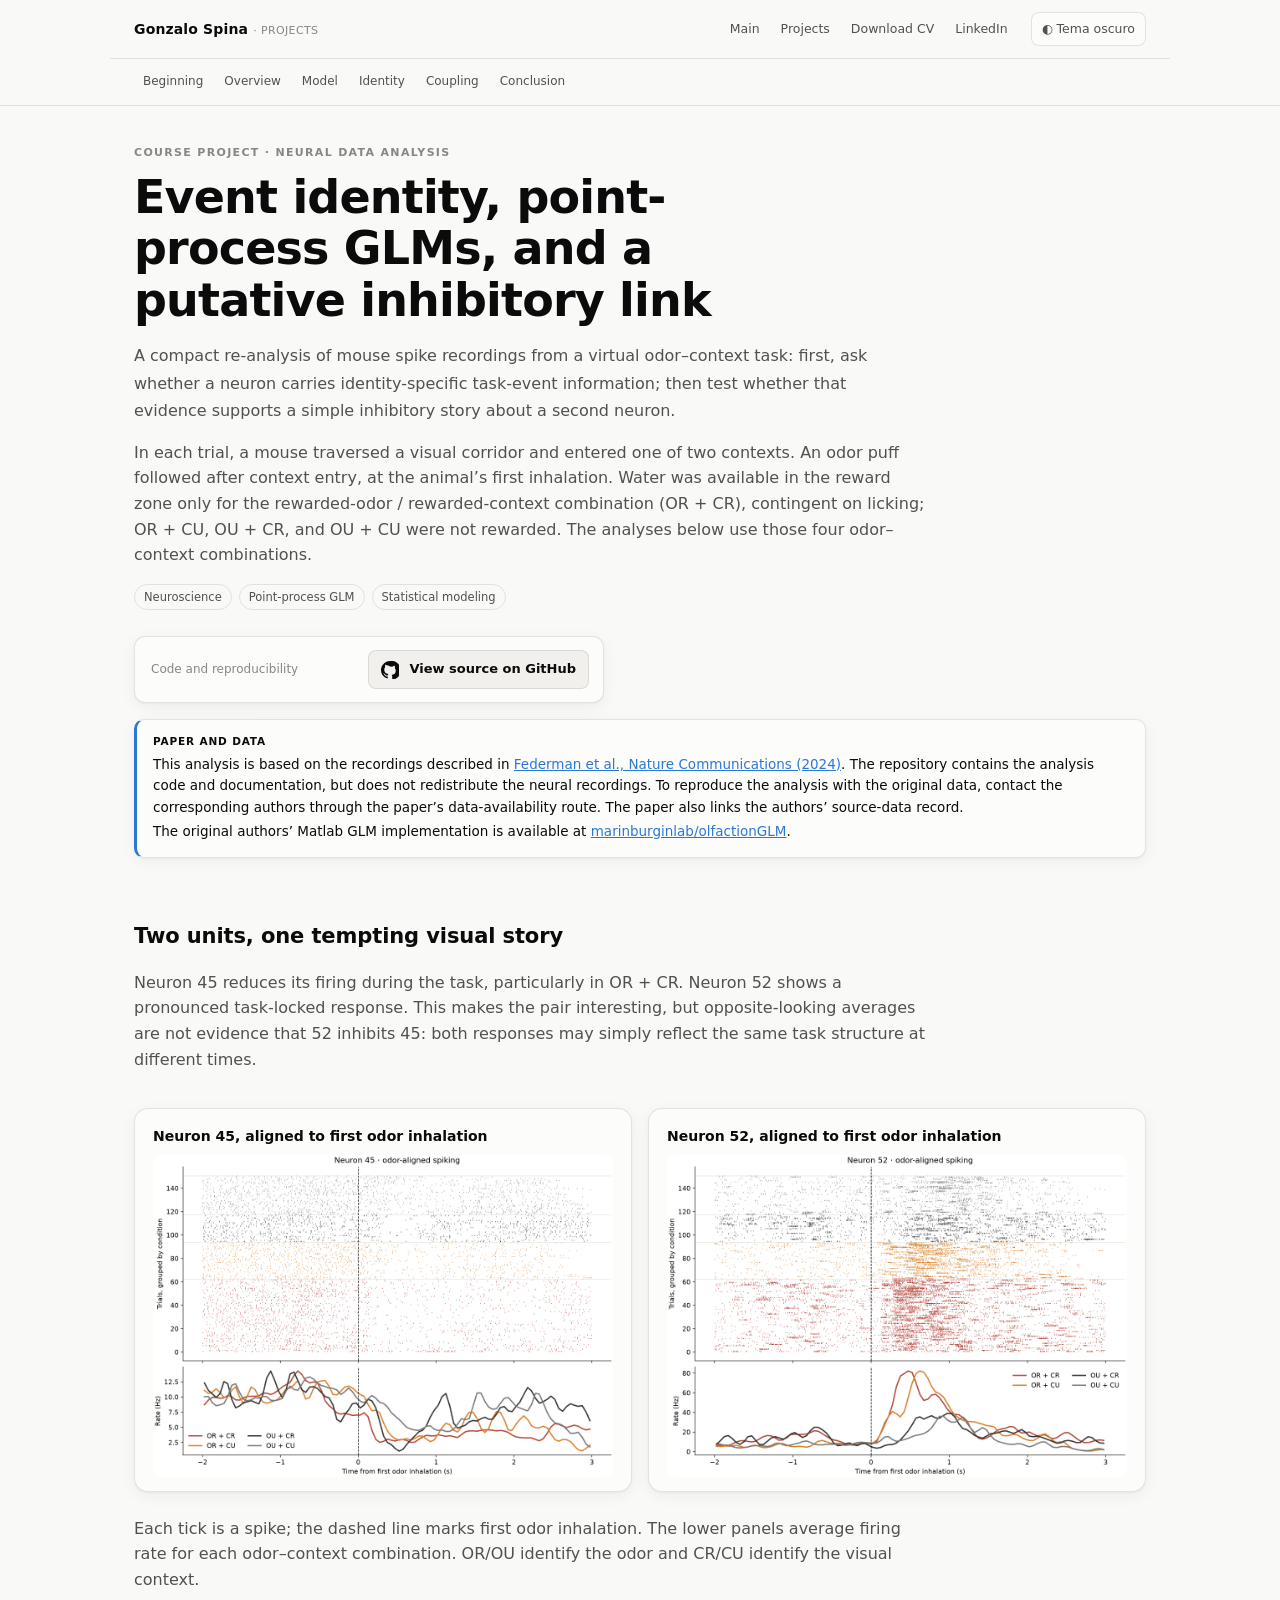
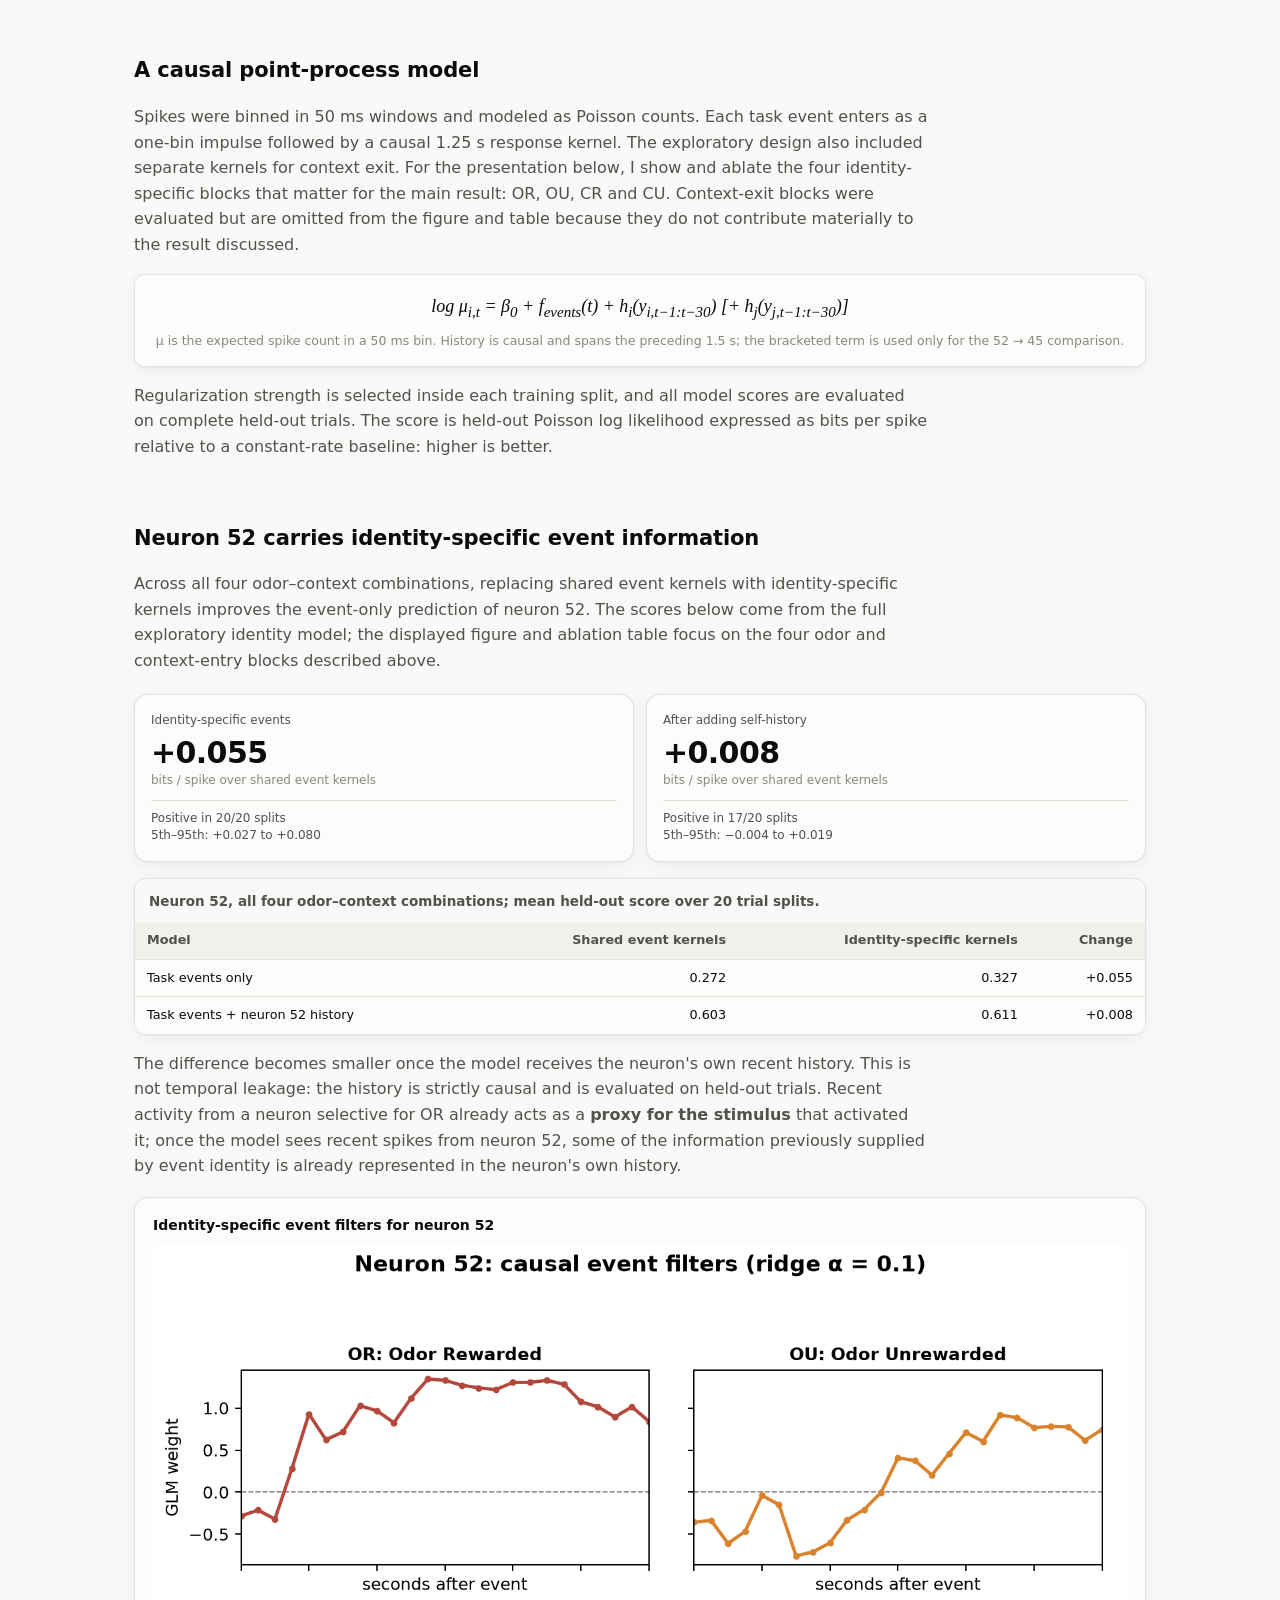
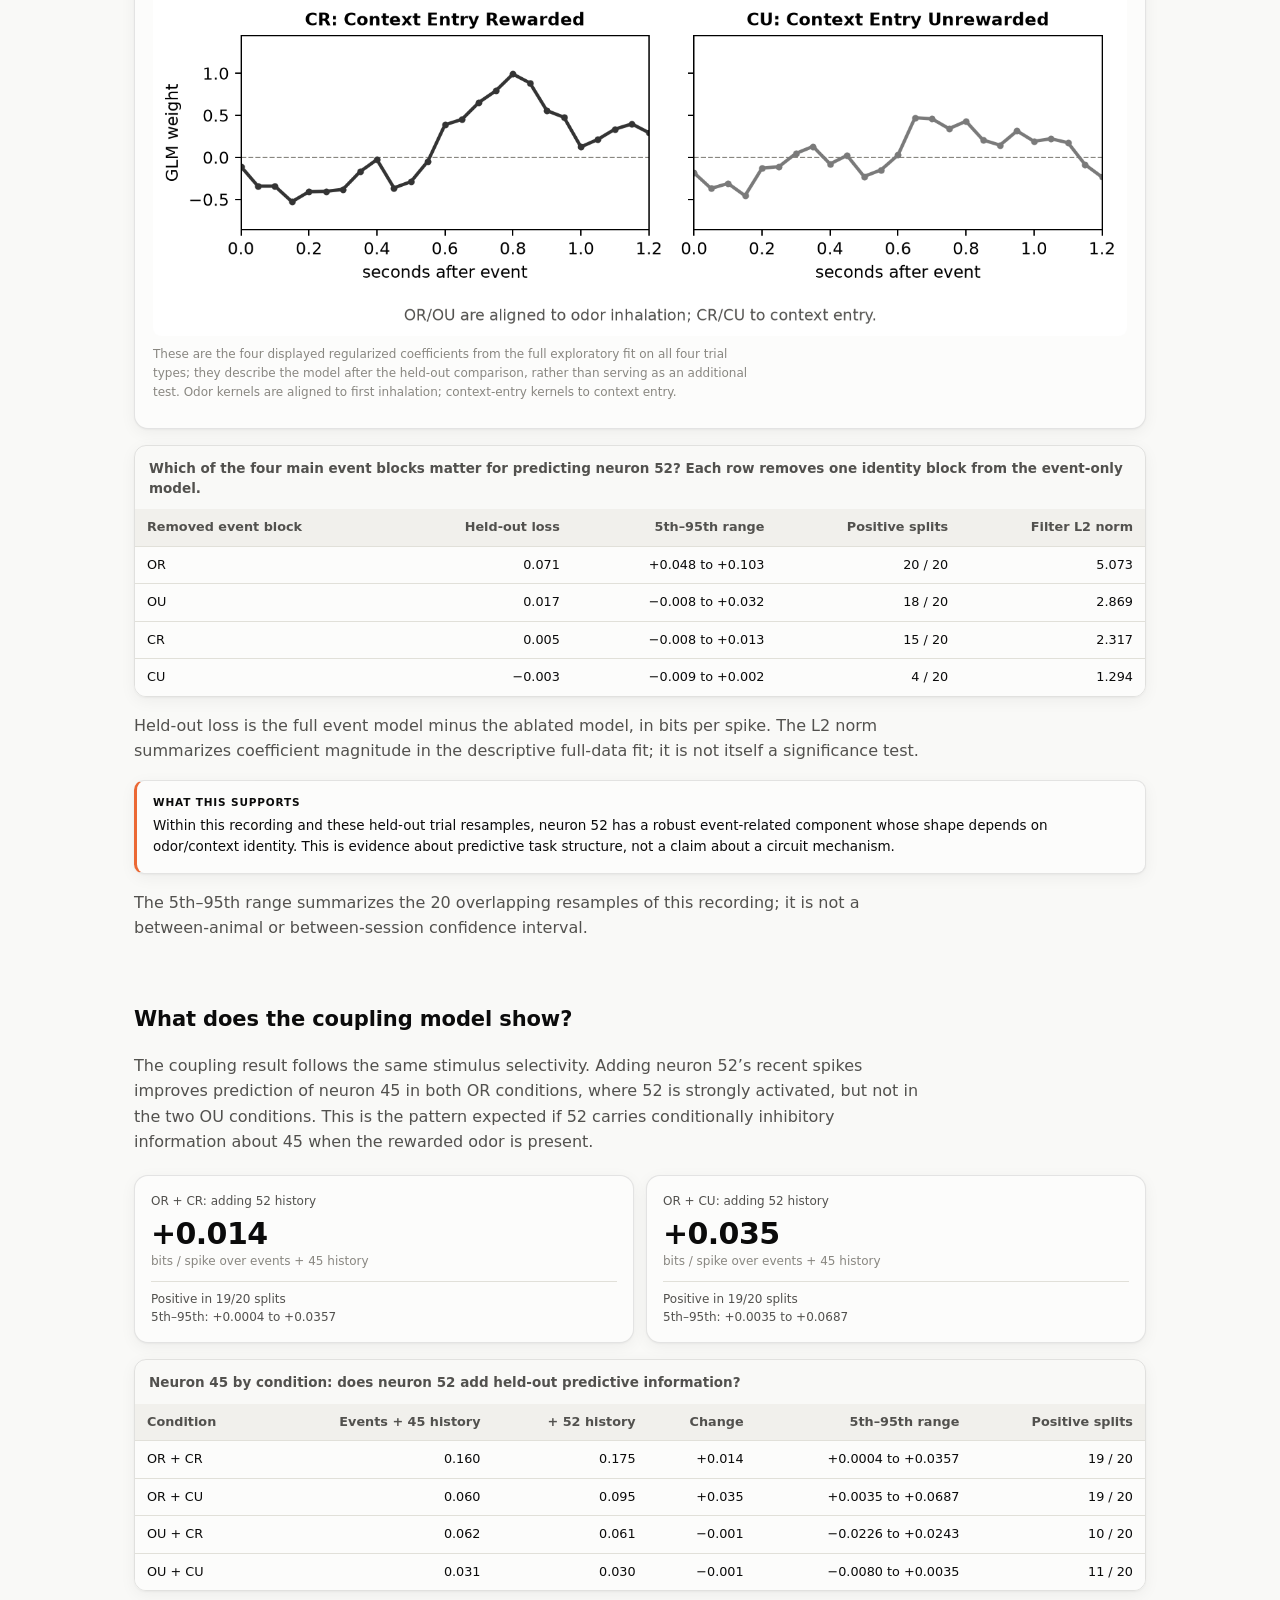
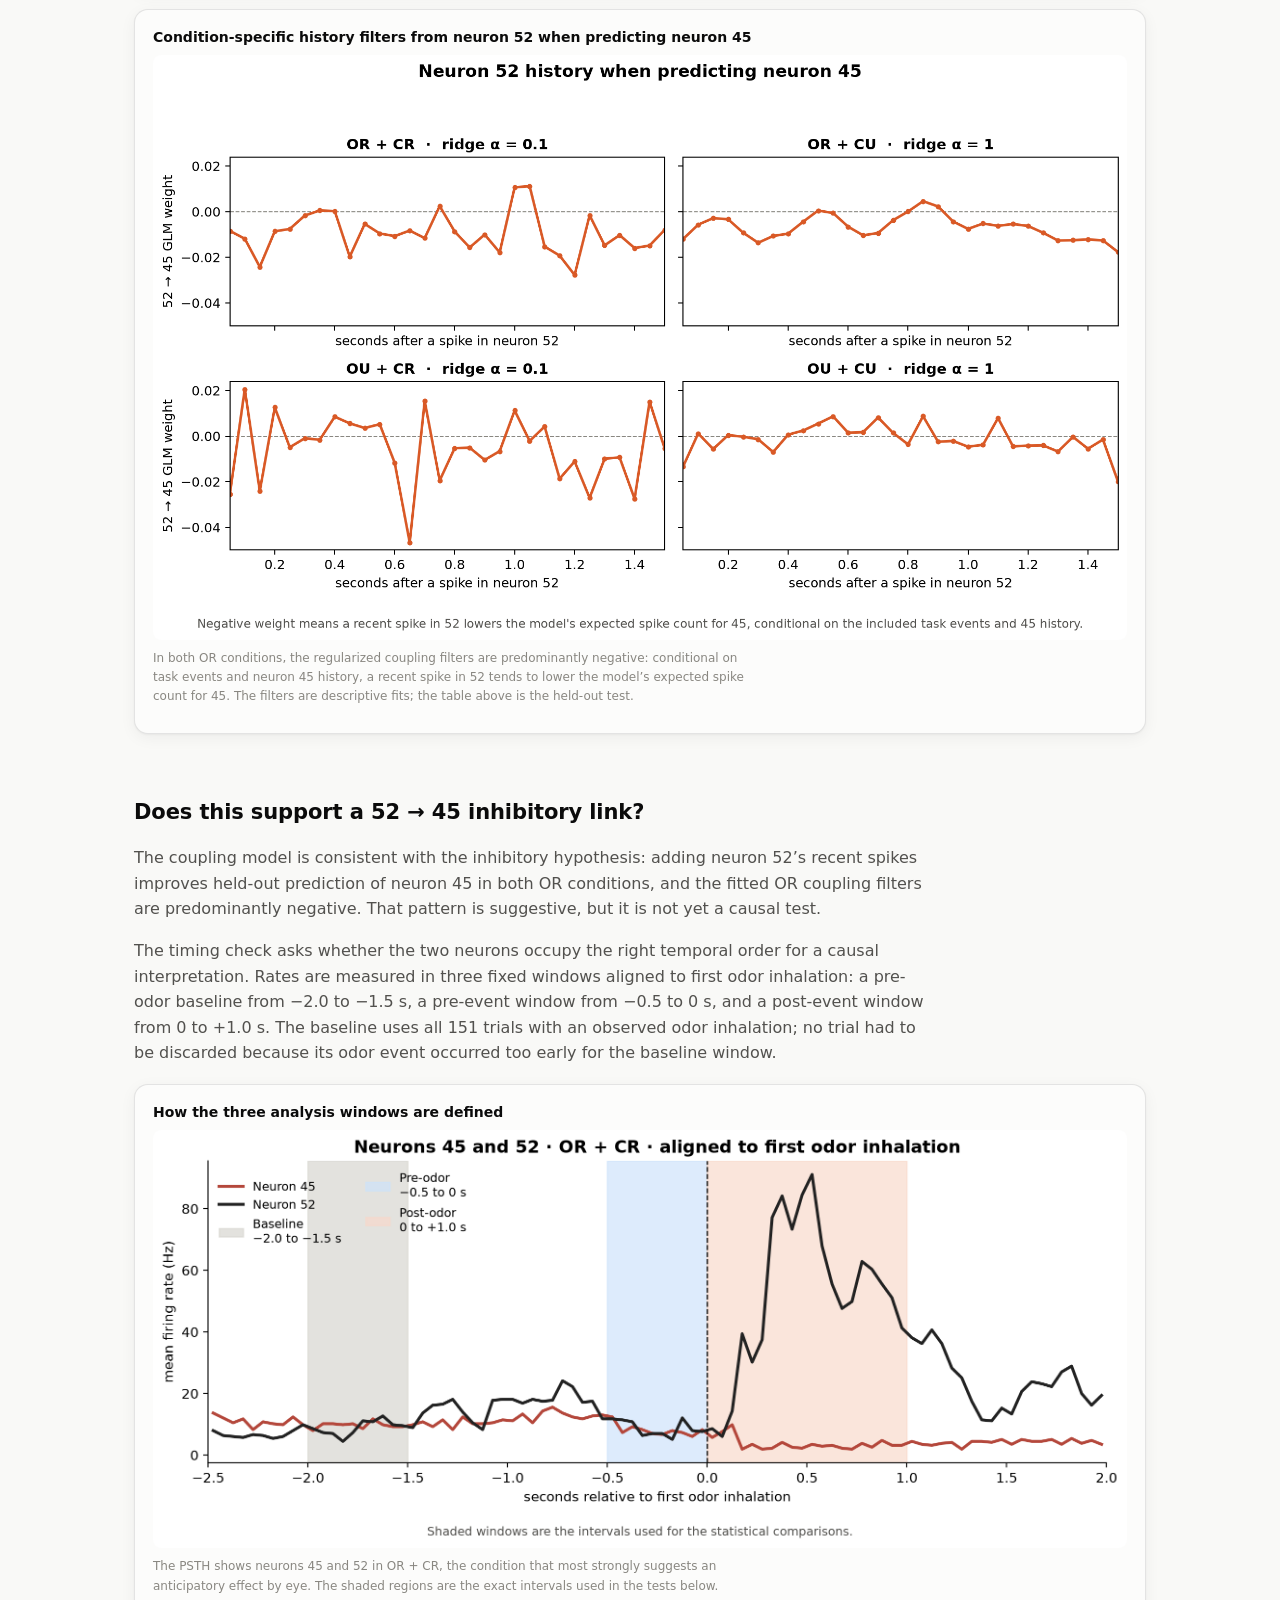
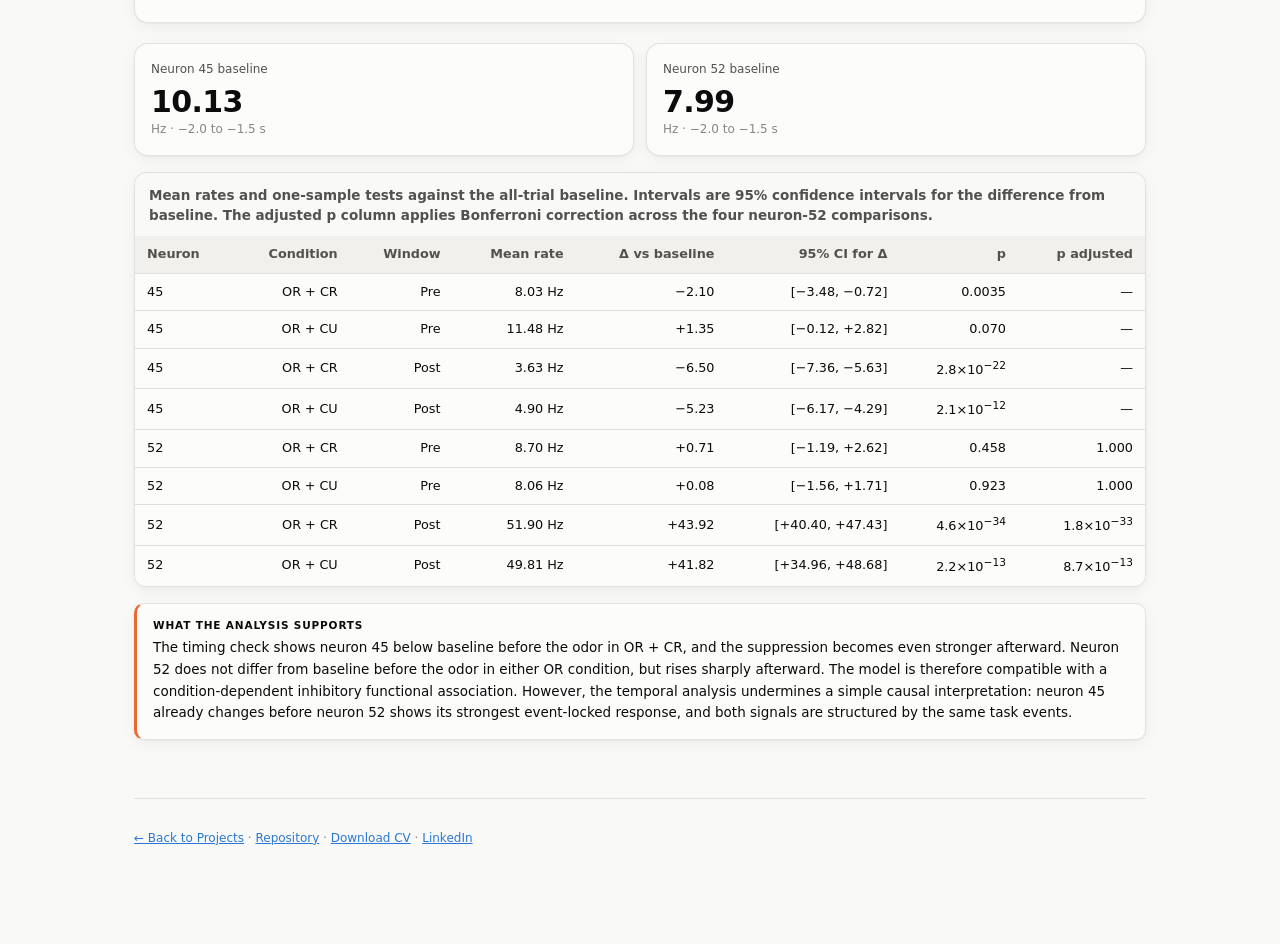
<file: docs/projects/olfactory-glm.html>
<!doctype html>
<html lang="en" data-theme="light">
<head><meta charset="utf-8"><meta name="viewport" content="width=device-width,initial-scale=1"><title>Event identity and point-process GLMs · Gonzalo Spina</title><link rel="icon" href="../favicon.svg" type="image/svg+xml"><link rel="stylesheet" href="../styles.css"></head>
<body data-page="olfactory"><header data-site-header></header>
<main class="wrap" id="top">
<div class="eyebrow">Course project · neural data analysis</div>
<h1>Event identity, point-process GLMs, and a putative inhibitory link</h1>
<p class="lead">A compact re-analysis of mouse spike recordings from a virtual odor–context task: first, ask whether a neuron carries identity-specific task-event information; then test whether that evidence supports a simple inhibitory story about a second neuron.</p>
<p>In each trial, a mouse traversed a visual corridor and entered one of two contexts. An odor puff followed after context entry, at the animal’s first inhalation. Water was available in the reward zone only for the rewarded-odor / rewarded-context combination (OR + CR), contingent on licking; OR + CU, OU + CR, and OU + CU were not rewarded. The analyses below use those four odor–context combinations.</p>
<div class="project-tags"><span>Neuroscience</span><span>Point-process GLM</span><span>Statistical modeling</span></div>
<div class="project-source"><span>Code and reproducibility</span><github-link href="https://github.com/gonzispina/olfactory-circuit-glm"></github-link></div>
<div class="callout"><span class="k">Paper and data</span><p>This analysis is based on the recordings described in <a href="https://www.nature.com/articles/s41467-024-49897-4" target="_blank" rel="noopener noreferrer">Federman et al., Nature Communications (2024)</a>. The repository contains the analysis code and documentation, but does not redistribute the neural recordings. To reproduce the analysis with the original data, contact the corresponding authors through the paper’s data-availability route. The paper also links the authors’ source-data record.</p><p>The original authors’ Matlab GLM implementation is available at <a href="https://github.com/marinburginlab/olfactionGLM" target="_blank" rel="noopener noreferrer">marinburginlab/olfactionGLM</a>.</p></div>

<section id="overview">
<h2>Two units, one tempting visual story</h2>
<p>Neuron 45 reduces its firing during the task, particularly in OR + CR. Neuron 52 shows a pronounced task-locked response. This makes the pair interesting, but opposite-looking averages are not evidence that 52 inhibits 45: both responses may simply reflect the same task structure at different times.</p>
<div class="pair"><figure><figcaption>Neuron 45, aligned to first odor inhalation</figcaption><img src="../assets/olfactory-circuit-glm/neuron-45-odor-aligned-raster-psth.png" alt="Raster and firing-rate traces for neuron 45 across four odor and context conditions, aligned at first odor inhalation."></figure><figure><figcaption>Neuron 52, aligned to first odor inhalation</figcaption><img src="../assets/olfactory-circuit-glm/neuron-52-odor-aligned-raster-psth.png" alt="Raster and firing-rate traces for neuron 52 across four odor and context conditions, aligned at first odor inhalation."></figure></div>
<p class="note">Each tick is a spike; the dashed line marks first odor inhalation. The lower panels average firing rate for each odor–context combination. OR/OU identify the odor and CR/CU identify the visual context.</p>
</section>

<section id="model">
<h2>A causal point-process model</h2>
<p>Spikes were binned in 50 ms windows and modeled as Poisson counts. Each task event enters as a one-bin impulse followed by a causal 1.25 s response kernel. The exploratory design also included separate kernels for context exit. For the presentation below, I show and ablate the four identity-specific blocks that matter for the main result: OR, OU, CR and CU. Context-exit blocks were evaluated but are omitted from the figure and table because they do not contribute materially to the result discussed.</p>
<div class="formula">log μ<sub>i,t</sub> = β<sub>0</sub> + f<sub>events</sub>(t) + h<sub>i</sub>(y<sub>i,t−1:t−30</sub>) [+ h<sub>j</sub>(y<sub>j,t−1:t−30</sub>)]<small>μ is the expected spike count in a 50 ms bin. History is causal and spans the preceding 1.5 s; the bracketed term is used only for the 52 → 45 comparison.</small></div>
<p>Regularization strength is selected inside each training split, and all model scores are evaluated on complete held-out trials. The score is held-out Poisson log likelihood expressed as bits per spike relative to a constant-rate baseline: higher is better.</p>
</section>

<section id="identity">
<h2>Neuron 52 carries identity-specific event information</h2>
<p>Across all four odor–context combinations, replacing shared event kernels with identity-specific kernels improves the event-only prediction of neuron 52. The scores below come from the full exploratory identity model; the displayed figure and ablation table focus on the four odor and context-entry blocks described above.</p>
<div class="result-grid"><div class="result-card"><div class="label">Identity-specific events</div><div class="value">+0.055</div><div class="unit">bits / spike over shared event kernels</div><div class="interval">Positive in 20/20 splits<br>5th–95th: +0.027 to +0.080</div></div><div class="result-card"><div class="label">After adding self-history</div><div class="value">+0.008</div><div class="unit">bits / spike over shared event kernels</div><div class="interval">Positive in 17/20 splits<br>5th–95th: −0.004 to +0.019</div></div></div>
<div class="tbl-wrap"><table><caption>Neuron 52, all four odor–context combinations; mean held-out score over 20 trial splits.</caption><thead><tr><th>Model</th><th>Shared event kernels</th><th>Identity-specific kernels</th><th>Change</th></tr></thead><tbody><tr><td>Task events only</td><td>0.272</td><td>0.327</td><td>+0.055</td></tr><tr><td>Task events + neuron 52 history</td><td>0.603</td><td>0.611</td><td>+0.008</td></tr></tbody></table></div>
<p>The difference becomes smaller once the model receives the neuron's own recent history. This is not temporal leakage: the history is strictly causal and is evaluated on held-out trials. Recent activity from a neuron selective for OR already acts as a <strong>proxy for the stimulus</strong> that activated it; once the model sees recent spikes from neuron 52, some of the information previously supplied by event identity is already represented in the neuron's own history.</p>
<figure><figcaption>Identity-specific event filters for neuron 52</figcaption><img src="../assets/olfactory-circuit-glm/neuron52-identity-event-filters-v4.png" alt="Four causal GLM filters showing the event-specific weights for neuron 52: rewarded and unrewarded odors and rewarded and unrewarded context entry."><p class="note">These are the four displayed regularized coefficients from the full exploratory fit on all four trial types; they describe the model after the held-out comparison, rather than serving as an additional test. Odor kernels are aligned to first inhalation; context-entry kernels to context entry.</p></figure>
<div class="tbl-wrap"><table><caption>Which of the four main event blocks matter for predicting neuron 52? Each row removes one identity block from the event-only model.</caption><thead><tr><th>Removed event block</th><th>Held-out loss</th><th>5th–95th range</th><th>Positive splits</th><th>Filter L2 norm</th></tr></thead><tbody><tr><td>OR</td><td>0.071</td><td>+0.048 to +0.103</td><td>20 / 20</td><td>5.073</td></tr><tr><td>OU</td><td>0.017</td><td>−0.008 to +0.032</td><td>18 / 20</td><td>2.869</td></tr><tr><td>CR</td><td>0.005</td><td>−0.008 to +0.013</td><td>15 / 20</td><td>2.317</td></tr><tr><td>CU</td><td>−0.003</td><td>−0.009 to +0.002</td><td>4 / 20</td><td>1.294</td></tr></tbody></table></div>
<p class="note">Held-out loss is the full event model minus the ablated model, in bits per spike. The L2 norm summarizes coefficient magnitude in the descriptive full-data fit; it is not itself a significance test.</p>
<div class="callout key"><span class="k">What this supports</span><p>Within this recording and these held-out trial resamples, neuron 52 has a robust event-related component whose shape depends on odor/context identity. This is evidence about predictive task structure, not a claim about a circuit mechanism.</p></div>
<p class="note">The 5th–95th range summarizes the 20 overlapping resamples of this recording; it is not a between-animal or between-session confidence interval.</p>
</section>

<section id="coupling">
<h2>What does the coupling model show?</h2>
<p>The coupling result follows the same stimulus selectivity. Adding neuron 52’s recent spikes improves prediction of neuron 45 in both OR conditions, where 52 is strongly activated, but not in the two OU conditions. This is the pattern expected if 52 carries conditionally inhibitory information about 45 when the rewarded odor is present.</p>
<div class="result-grid"><div class="result-card"><div class="label">OR + CR: adding 52 history</div><div class="value">+0.014</div><div class="unit">bits / spike over events + 45 history</div><div class="interval">Positive in 19/20 splits<br>5th–95th: +0.0004 to +0.0357</div></div><div class="result-card"><div class="label">OR + CU: adding 52 history</div><div class="value">+0.035</div><div class="unit">bits / spike over events + 45 history</div><div class="interval">Positive in 19/20 splits<br>5th–95th: +0.0035 to +0.0687</div></div></div>
<div class="tbl-wrap"><table><caption>Neuron 45 by condition: does neuron 52 add held-out predictive information?</caption><thead><tr><th>Condition</th><th>Events + 45 history</th><th>+ 52 history</th><th>Change</th><th>5th–95th range</th><th>Positive splits</th></tr></thead><tbody><tr><td>OR + CR</td><td>0.160</td><td>0.175</td><td>+0.014</td><td>+0.0004 to +0.0357</td><td>19 / 20</td></tr><tr><td>OR + CU</td><td>0.060</td><td>0.095</td><td>+0.035</td><td>+0.0035 to +0.0687</td><td>19 / 20</td></tr><tr><td>OU + CR</td><td>0.062</td><td>0.061</td><td>−0.001</td><td>−0.0226 to +0.0243</td><td>10 / 20</td></tr><tr><td>OU + CU</td><td>0.031</td><td>0.030</td><td>−0.001</td><td>−0.0080 to +0.0035</td><td>11 / 20</td></tr></tbody></table></div>
<figure><figcaption>Condition-specific history filters from neuron 52 when predicting neuron 45</figcaption><img src="../assets/olfactory-circuit-glm/neuron45-from52-coupling-filters-by-condition.png" alt="Four causal GLM filters showing how spikes in neuron 52 affect prediction of neuron 45 across the four odor and context conditions."><p class="note">In both OR conditions, the regularized coupling filters are predominantly negative: conditional on task events and neuron 45 history, a recent spike in 52 tends to lower the model’s expected spike count for 45. The filters are descriptive fits; the table above is the held-out test.</p></figure>
</section>
<section id="conclusion">
<h2>Does this support a 52 → 45 inhibitory link?</h2>
<p>The coupling model is consistent with the inhibitory hypothesis: adding neuron 52’s recent spikes improves held-out prediction of neuron 45 in both OR conditions, and the fitted OR coupling filters are predominantly negative. That pattern is suggestive, but it is not yet a causal test.</p>
<p>The timing check asks whether the two neurons occupy the right temporal order for a causal interpretation. Rates are measured in three fixed windows aligned to first odor inhalation: a pre-odor baseline from −2.0 to −1.5 s, a pre-event window from −0.5 to 0 s, and a post-event window from 0 to +1.0 s. The baseline uses all 151 trials with an observed odor inhalation; no trial had to be discarded because its odor event occurred too early for the baseline window.</p>
<figure><figcaption>How the three analysis windows are defined</figcaption><img src="../assets/olfactory-circuit-glm/neuron45-orcr-first-odor-psth.png" alt="Average firing rates for neurons 45 and 52 in OR plus CR trials aligned to first odor inhalation, with shaded baseline, pre-odor and post-odor windows."><p class="note">The PSTH shows neurons 45 and 52 in OR + CR, the condition that most strongly suggests an anticipatory effect by eye. The shaded regions are the exact intervals used in the tests below.</p></figure>
<div class="result-grid"><div class="result-card"><div class="label">Neuron 45 baseline</div><div class="value">10.13</div><div class="unit">Hz · −2.0 to −1.5 s</div></div><div class="result-card"><div class="label">Neuron 52 baseline</div><div class="value">7.99</div><div class="unit">Hz · −2.0 to −1.5 s</div></div></div>
<div class="tbl-wrap"><table><caption>Mean rates and one-sample tests against the all-trial baseline. Intervals are 95% confidence intervals for the difference from baseline. The adjusted p column applies Bonferroni correction across the four neuron-52 comparisons.</caption><thead><tr><th>Neuron</th><th>Condition</th><th>Window</th><th>Mean rate</th><th>Δ vs baseline</th><th>95% CI for Δ</th><th>p</th><th>p adjusted</th></tr></thead><tbody><tr><td>45</td><td>OR + CR</td><td>Pre</td><td>8.03 Hz</td><td>−2.10</td><td>[−3.48, −0.72]</td><td>0.0035</td><td>—</td></tr><tr><td>45</td><td>OR + CU</td><td>Pre</td><td>11.48 Hz</td><td>+1.35</td><td>[−0.12, +2.82]</td><td>0.070</td><td>—</td></tr><tr><td>45</td><td>OR + CR</td><td>Post</td><td>3.63 Hz</td><td>−6.50</td><td>[−7.36, −5.63]</td><td>2.8×10<sup>−22</sup></td><td>—</td></tr><tr><td>45</td><td>OR + CU</td><td>Post</td><td>4.90 Hz</td><td>−5.23</td><td>[−6.17, −4.29]</td><td>2.1×10<sup>−12</sup></td><td>—</td></tr><tr><td>52</td><td>OR + CR</td><td>Pre</td><td>8.70 Hz</td><td>+0.71</td><td>[−1.19, +2.62]</td><td>0.458</td><td>1.000</td></tr><tr><td>52</td><td>OR + CU</td><td>Pre</td><td>8.06 Hz</td><td>+0.08</td><td>[−1.56, +1.71]</td><td>0.923</td><td>1.000</td></tr><tr><td>52</td><td>OR + CR</td><td>Post</td><td>51.90 Hz</td><td>+43.92</td><td>[+40.40, +47.43]</td><td>4.6×10<sup>−34</sup></td><td>1.8×10<sup>−33</sup></td></tr><tr><td>52</td><td>OR + CU</td><td>Post</td><td>49.81 Hz</td><td>+41.82</td><td>[+34.96, +48.68]</td><td>2.2×10<sup>−13</sup></td><td>8.7×10<sup>−13</sup></td></tr></tbody></table></div>
<div class="callout key"><span class="k">What the analysis supports</span><p>The timing check shows neuron 45 below baseline before the odor in OR + CR, and the suppression becomes even stronger afterward. Neuron 52 does not differ from baseline before the odor in either OR condition, but rises sharply afterward. The model is therefore compatible with a condition-dependent inhibitory functional association. However, the temporal analysis undermines a simple causal interpretation: neuron 45 already changes before neuron 52 shows its strongest event-locked response, and both signals are structured by the same task events.</p></div>
</section>
<footer data-site-footer></footer>
</main><script src="../components.js"></script><script src="../app.js"></script></body></html>
</file>
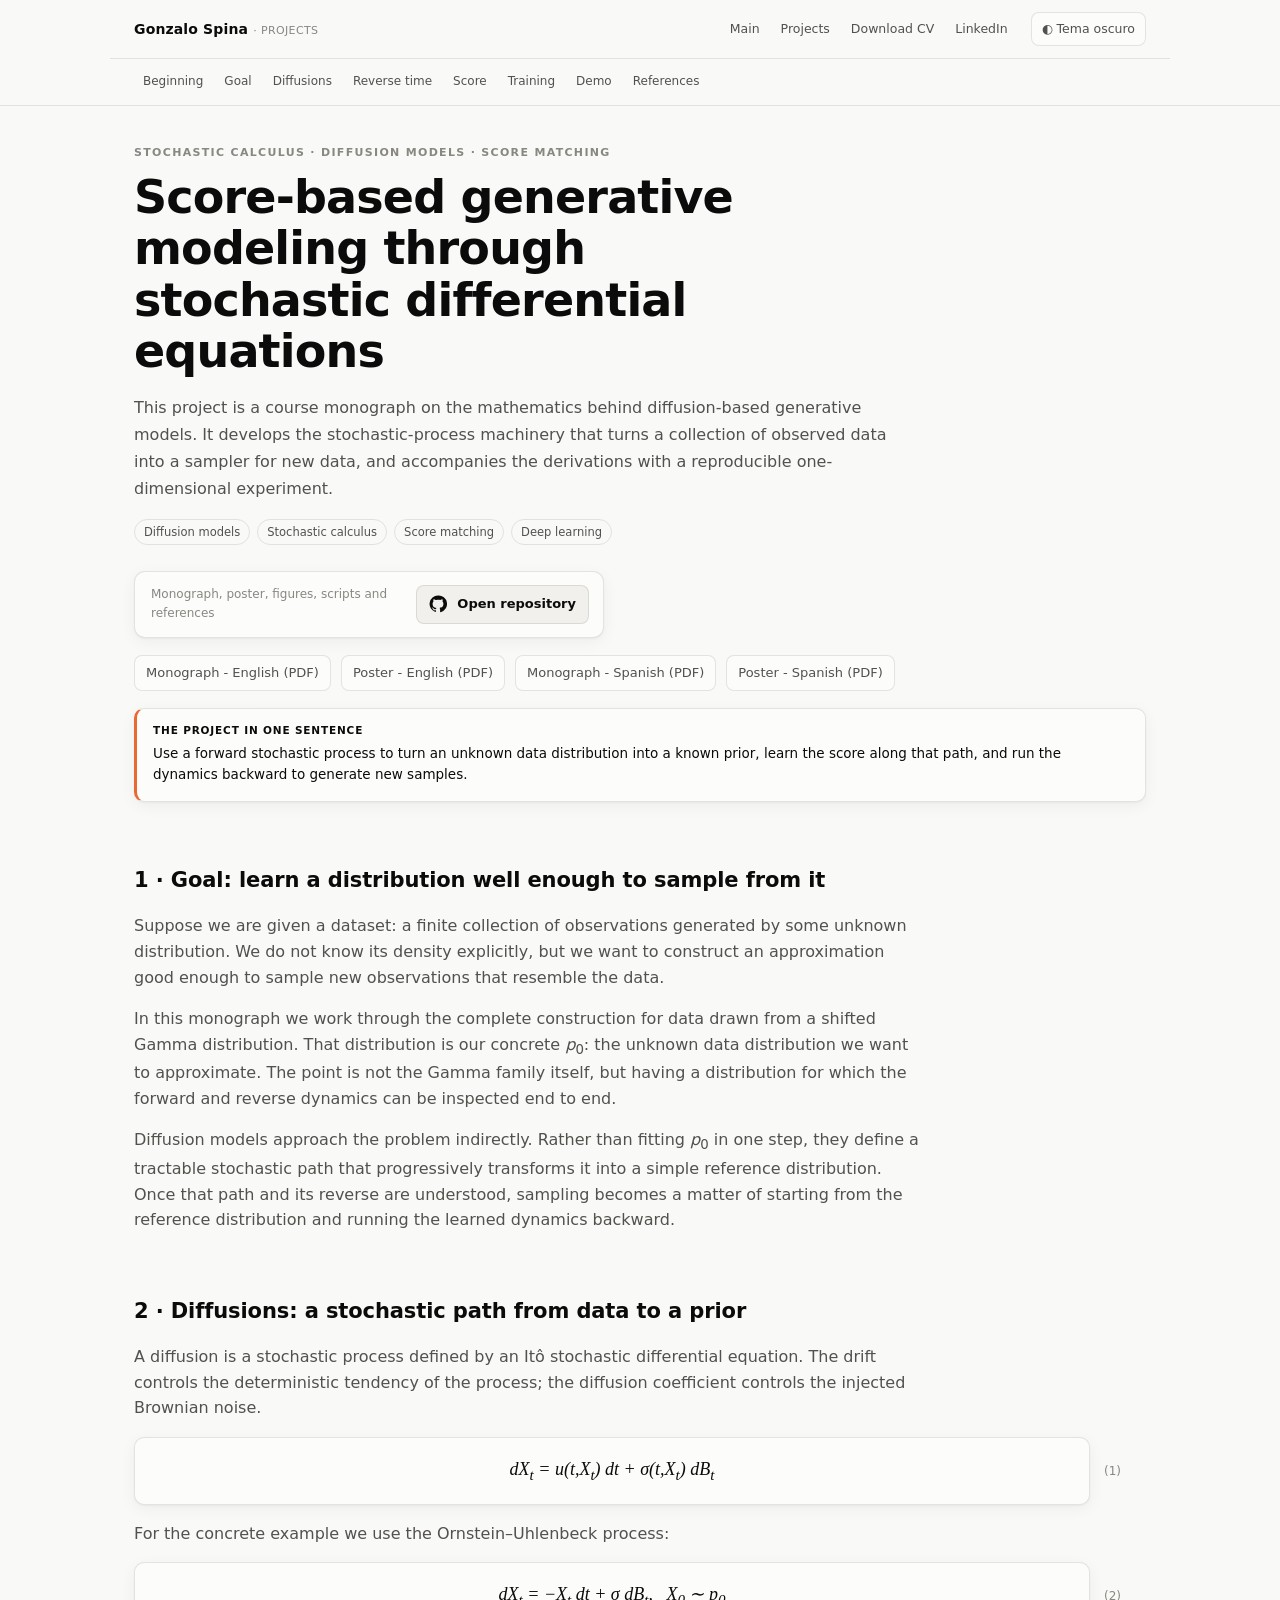
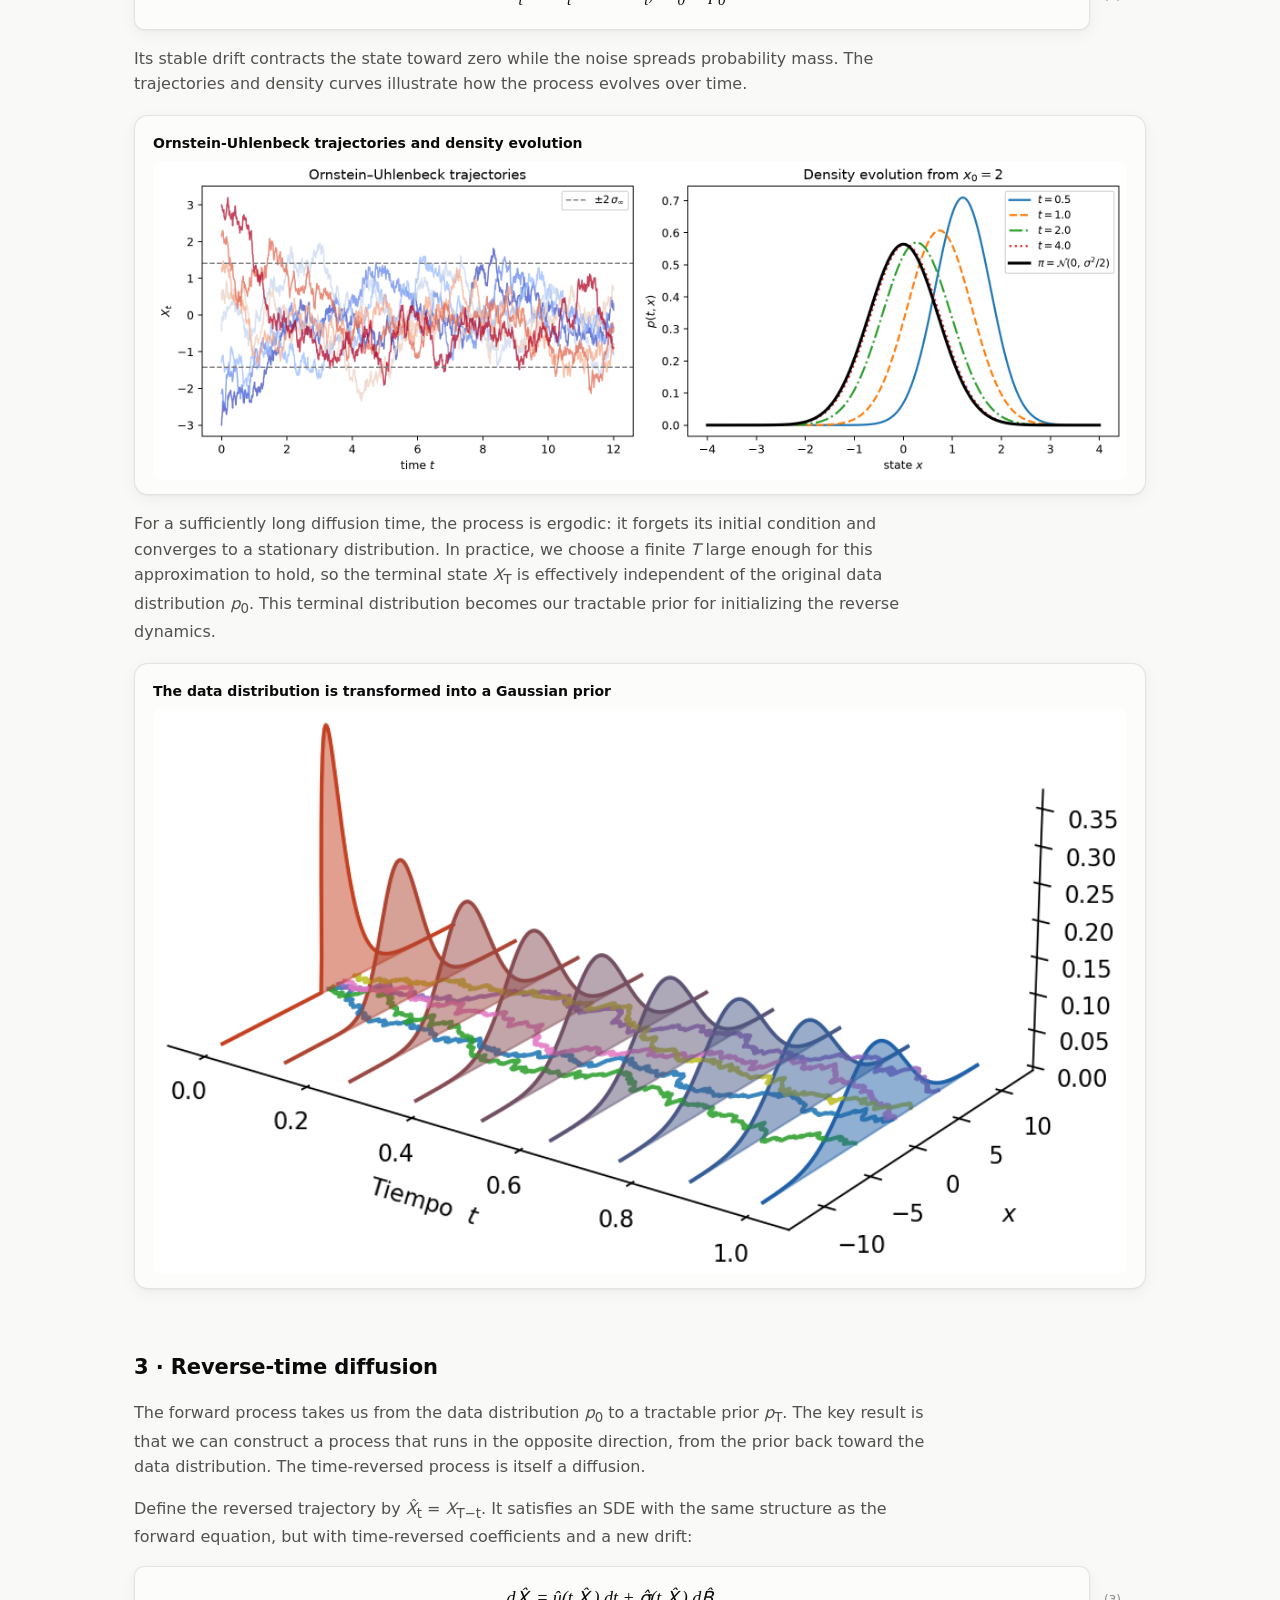
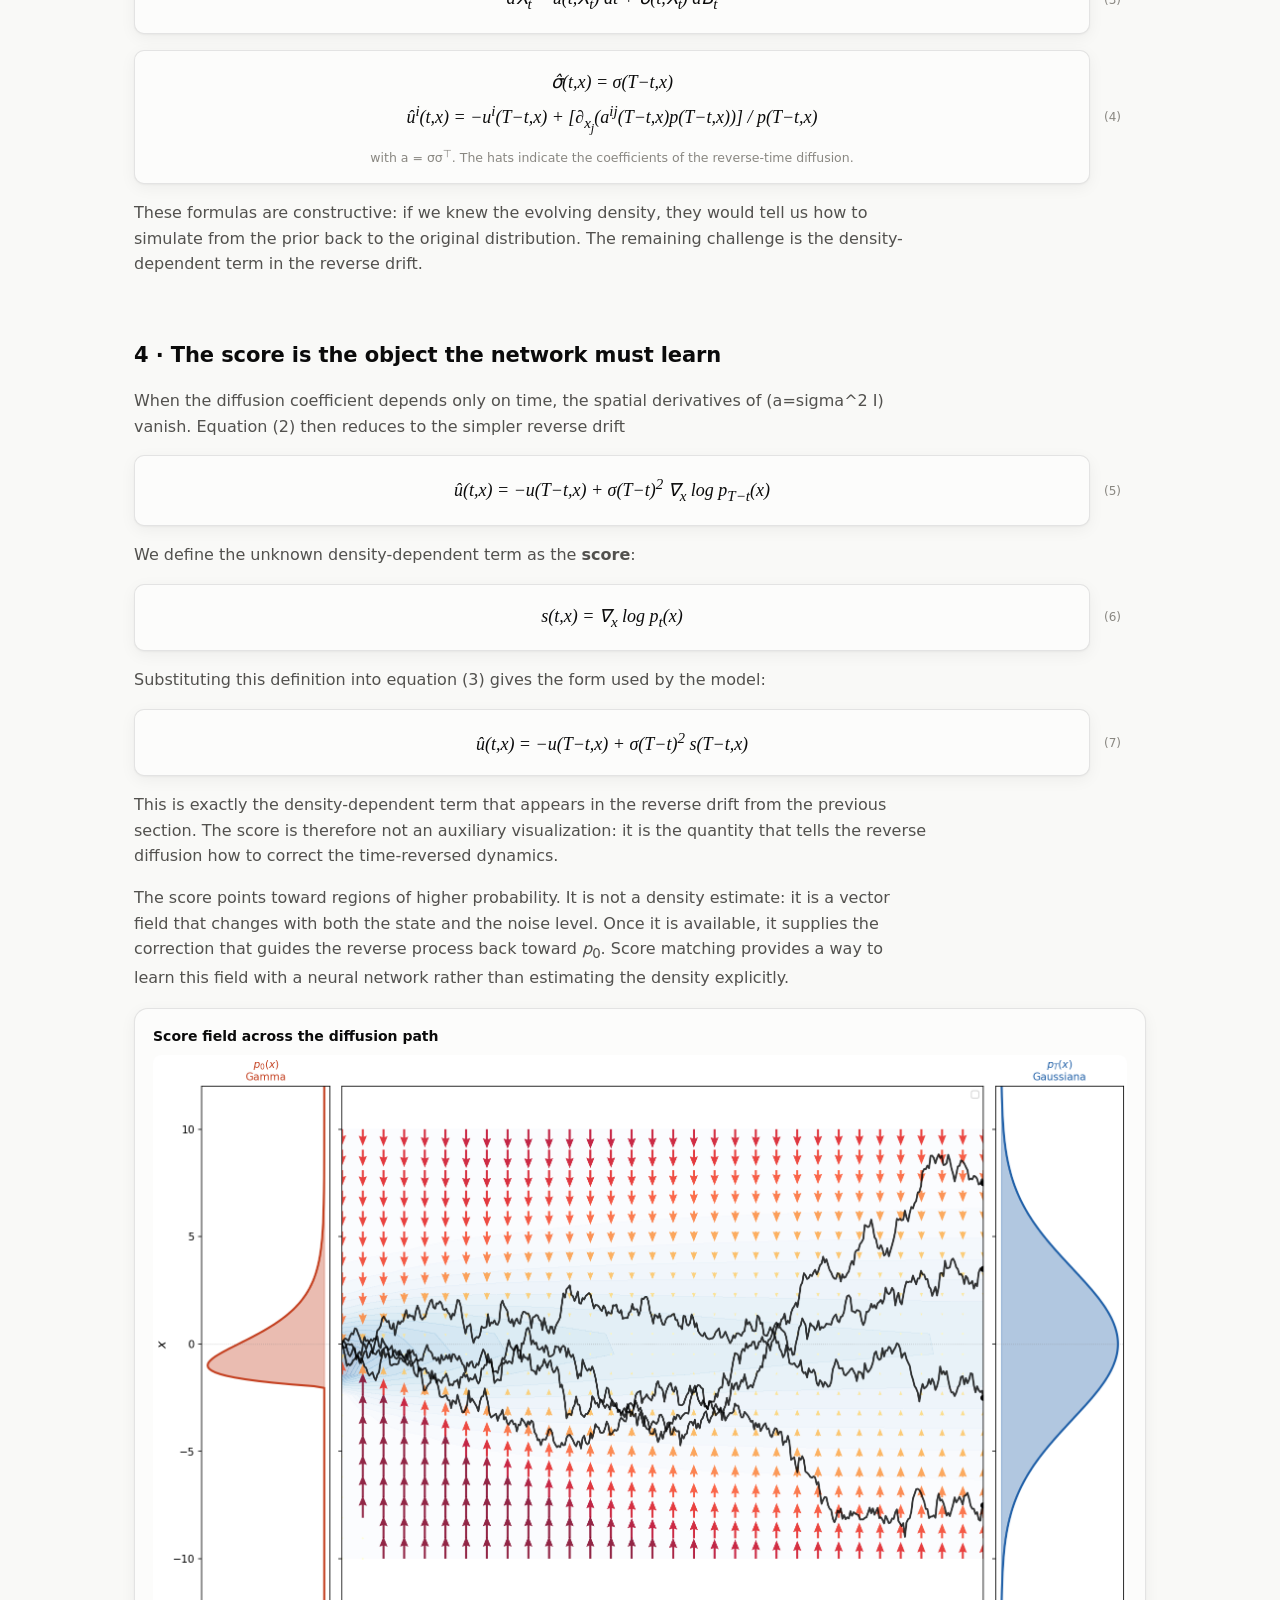
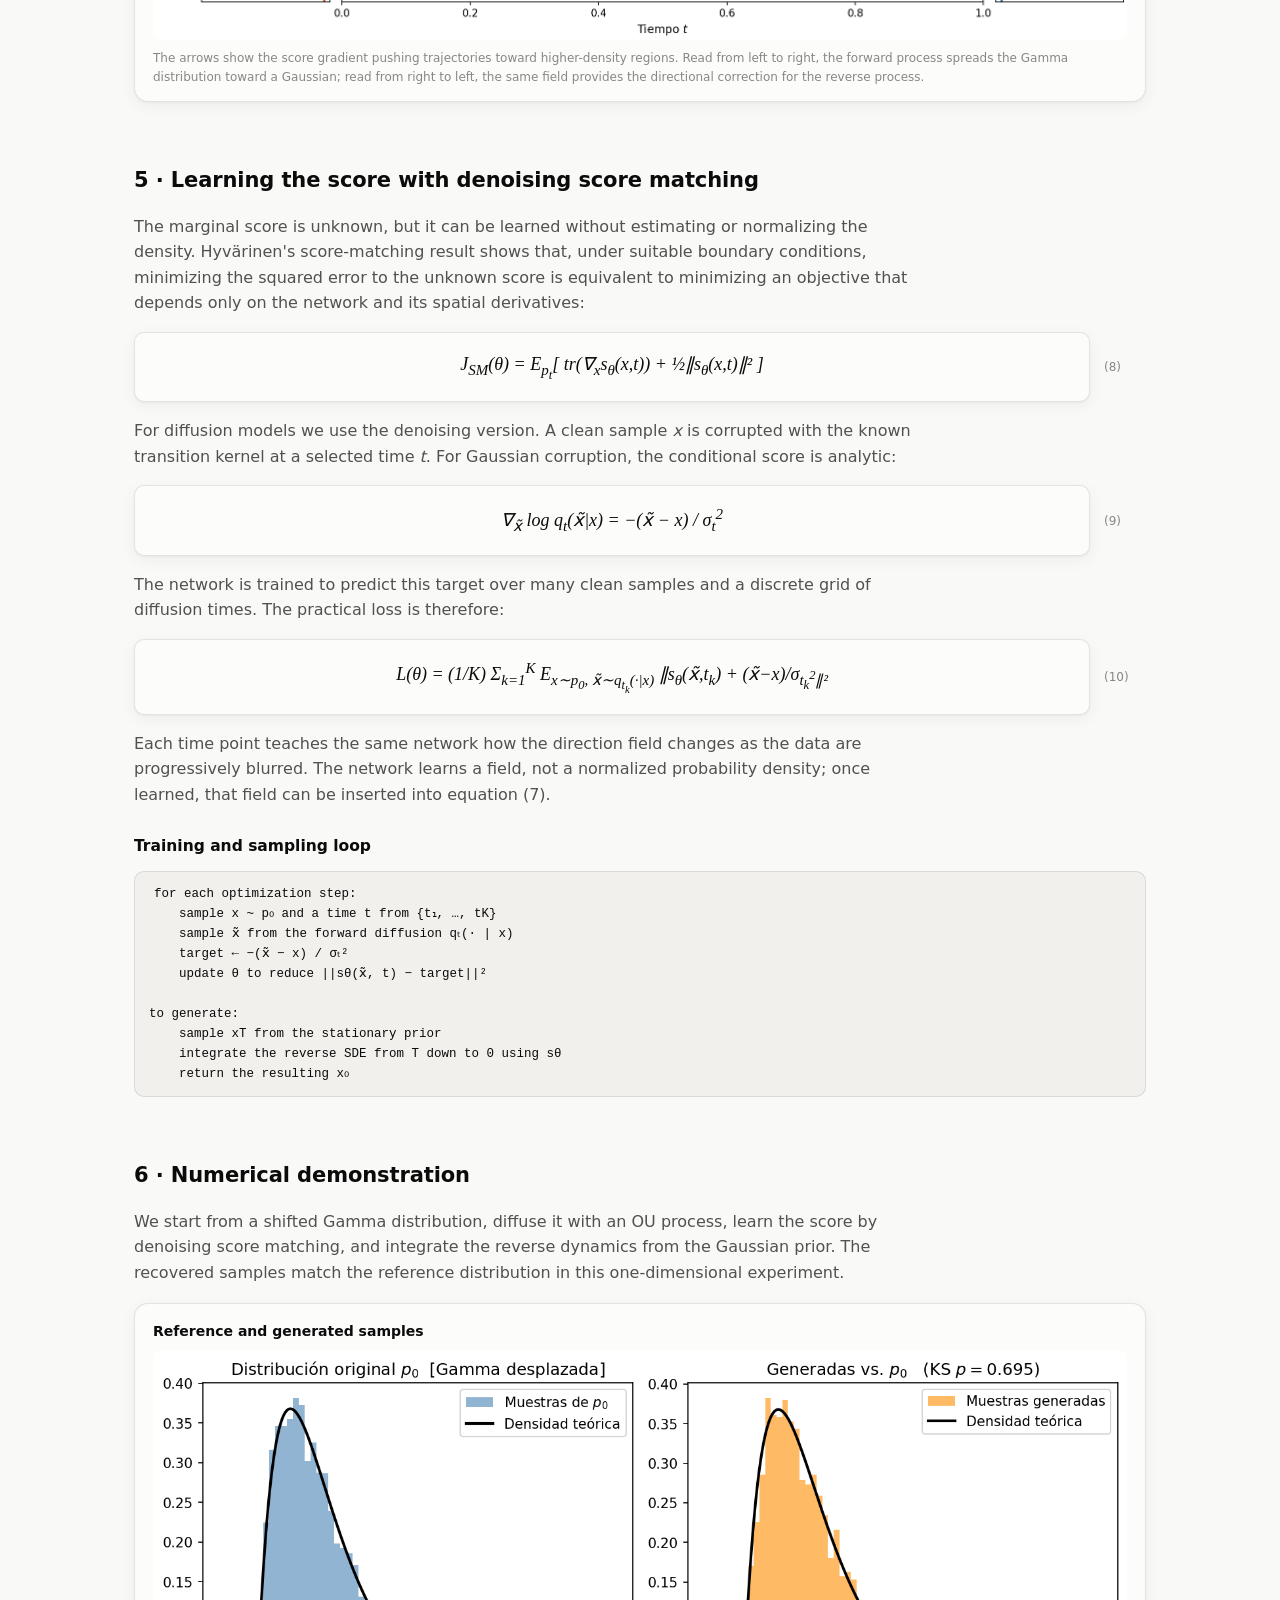
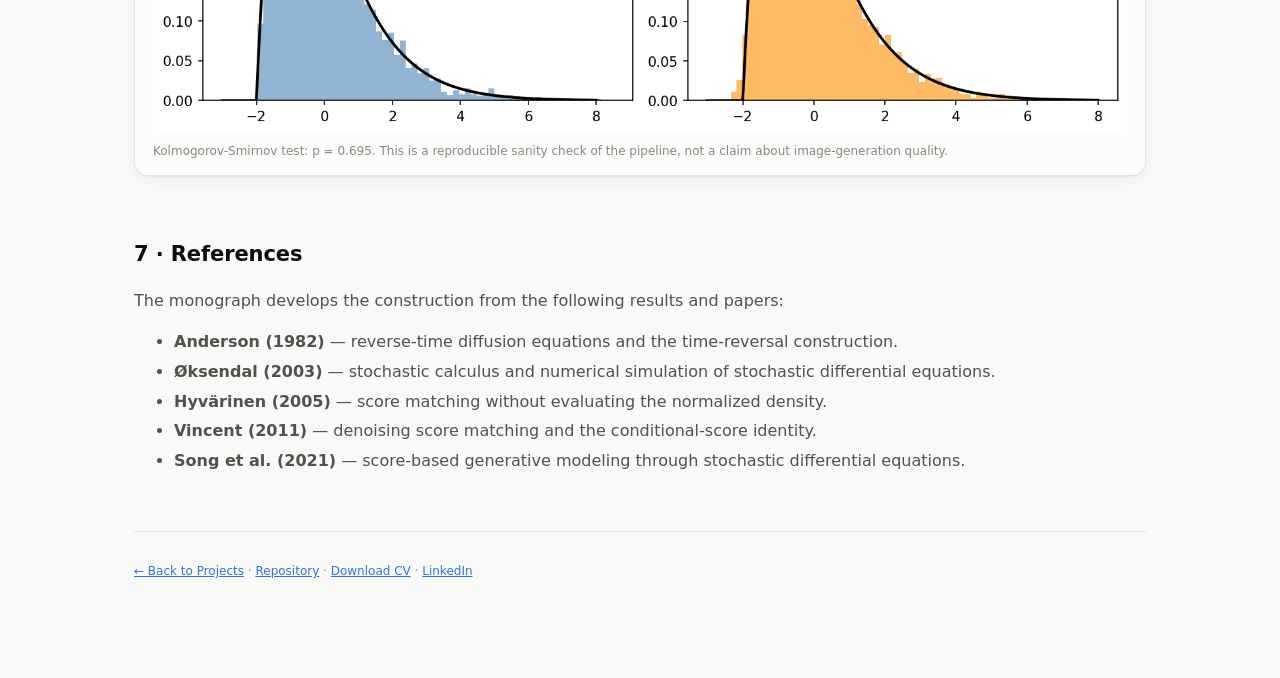
<file: docs/projects/score-based-diffusions.html>
<!doctype html>
<html lang="en" data-theme="light">
<head><meta charset="utf-8"><meta name="viewport" content="width=device-width,initial-scale=1"><title>Score-based diffusion models · Gonzalo Spina</title><link rel="icon" href="../favicon.svg" type="image/svg+xml"><link rel="stylesheet" href="../styles.css"></head>
<body data-page="diffusions"><header data-site-header></header>
<main class="wrap" id="top">
<div class="eyebrow">Stochastic calculus · diffusion models · score matching</div>
<h1>Score-based generative modeling through stochastic differential equations</h1>
<p class="lead">This project is a course monograph on the mathematics behind diffusion-based generative models. It develops the stochastic-process machinery that turns a collection of observed data into a sampler for new data, and accompanies the derivations with a reproducible one-dimensional experiment.</p>
<div class="project-tags"><span>Diffusion models</span><span>Stochastic calculus</span><span>Score matching</span><span>Deep learning</span></div>
<div class="project-source"><span>Monograph, poster, figures, scripts and references</span><a class="github-link" href="https://github.com/gonzispina/calculo-estocastico" target="_blank" rel="noopener"><svg viewBox="0 0 24 24" aria-hidden="true"><path fill="currentColor" d="M12 .7a11.3 11.3 0 0 0-3.57 22c.56.1.77-.24.77-.54v-1.9c-3.14.68-3.8-1.33-3.8-1.33-.51-1.3-1.25-1.64-1.25-1.64-1.02-.7.08-.69.08-.69 1.13.08 1.73 1.16 1.73 1.16 1 1.72 2.62 1.22 3.26.93.1-.72.39-1.22.71-1.5-2.5-.28-5.13-1.25-5.13-5.57 0-1.23.44-2.23 1.16-3.02-.12-.28-.5-1.43.11-2.98 0 0 .95-.3 3.11 1.15A10.8 10.8 0 0 1 12 6.37c.96 0 1.92.13 2.82.39 2.16-1.46 3.1-1.15 3.1-1.15.62 1.55.24 2.7.12 2.98.72.79 1.16 1.79 1.16 3.02 0 4.33-2.64 5.28-5.15 5.56.4.35.76 1.04.76 2.1v3.1c0 .3.2.65.78.54A11.3 11.3 0 0 0 12 .7Z"/></svg>Open repository</a></div>
<div class="links"><a href="../assets/calculo-estocastico/main_en.pdf" target="_blank" rel="noopener">Monograph - English (PDF)</a><a href="../assets/calculo-estocastico/poster_en.pdf" target="_blank" rel="noopener">Poster - English (PDF)</a><a href="../assets/calculo-estocastico/main_es.pdf" target="_blank" rel="noopener">Monograph - Spanish (PDF)</a><a href="../assets/calculo-estocastico/poster_es.pdf" target="_blank" rel="noopener">Poster - Spanish (PDF)</a></div>
<div class="callout key"><span class="k">The project in one sentence</span><p>Use a forward stochastic process to turn an unknown data distribution into a known prior, learn the score along that path, and run the dynamics backward to generate new samples.</p></div>

<section id="problem"><h2>1 · Goal: learn a distribution well enough to sample from it</h2>
<p>Suppose we are given a dataset: a finite collection of observations generated by some unknown distribution. We do not know its density explicitly, but we want to construct an approximation good enough to sample new observations that resemble the data.</p>
<p>In this monograph we work through the complete construction for data drawn from a shifted Gamma distribution. That distribution is our concrete <em>p</em><sub>0</sub>: the unknown data distribution we want to approximate. The point is not the Gamma family itself, but having a distribution for which the forward and reverse dynamics can be inspected end to end.</p>
<p>Diffusion models approach the problem indirectly. Rather than fitting <em>p</em><sub>0</sub> in one step, they define a tractable stochastic path that progressively transforms it into a simple reference distribution. Once that path and its reverse are understood, sampling becomes a matter of starting from the reference distribution and running the learned dynamics backward.</p>
</section>

<section id="forward"><h2>2 · Diffusions: a stochastic path from data to a prior</h2>
<p>A diffusion is a stochastic process defined by an Itô stochastic differential equation. The drift controls the deterministic tendency of the process; the diffusion coefficient controls the injected Brownian noise.</p>
<div class="equation"><div class="formula">dX<sub>t</sub> = u(t,X<sub>t</sub>) dt + σ(t,X<sub>t</sub>) dB<sub>t</sub></div><span class="eqno">(1)</span></div>
<p>For the concrete example we use the Ornstein–Uhlenbeck process:</p>
<div class="equation"><div class="formula">dX<sub>t</sub> = −X<sub>t</sub> dt + σ dB<sub>t</sub>, &nbsp; X<sub>0</sub> ∼ p<sub>0</sub></div><span class="eqno">(2)</span></div>
<p>Its stable drift contracts the state toward zero while the noise spreads probability mass. The trajectories and density curves illustrate how the process evolves over time.</p>
<figure><figcaption>Ornstein-Uhlenbeck trajectories and density evolution</figcaption><img src="../assets/calculo-estocastico/ou_trajectories_en.png" alt="Ornstein-Uhlenbeck trajectories and density evolution"></figure>
<p>For a sufficiently long diffusion time, the process is ergodic: it forgets its initial condition and converges to a stationary distribution. In practice, we choose a finite <em>T</em> large enough for this approximation to hold, so the terminal state <em>X</em><sub>T</sub> is effectively independent of the original data distribution <em>p</em><sub>0</sub>. This terminal distribution becomes our tractable prior for initializing the reverse dynamics.</p>
<figure><figcaption>The data distribution is transformed into a Gaussian prior</figcaption><img src="../assets/calculo-estocastico/fig1_forward.png" alt="Gamma distribution diffusing toward a Gaussian prior"></figure>
</section>

<section id="reverse"><h2>3 · Reverse-time diffusion</h2>
<p>The forward process takes us from the data distribution <em>p</em><sub>0</sub> to a tractable prior <em>p</em><sub>T</sub>. The key result is that we can construct a process that runs in the opposite direction, from the prior back toward the data distribution. The time-reversed process is itself a diffusion.</p>
<p>Define the reversed trajectory by <em>X̂</em><sub>t</sub> = <em>X</em><sub>T−t</sub>. It satisfies an SDE with the same structure as the forward equation, but with time-reversed coefficients and a new drift:</p>
<div class="equation"><div class="formula">dX̂<sub>t</sub> = û(t,X̂<sub>t</sub>) dt + σ̂(t,X̂<sub>t</sub>) dB̂<sub>t</sub></div><span class="eqno">(3)</span></div>
<div class="equation"><div class="formula"><span>σ̂(t,x) = σ(T−t,x)</span><br><span>û<sup>i</sup>(t,x) = −u<sup>i</sup>(T−t,x) + [∂<sub>x<sub>j</sub></sub>(a<sup>ij</sup>(T−t,x)p(T−t,x))] / p(T−t,x)</span><small>with a = σσ<sup>⊤</sup>. The hats indicate the coefficients of the reverse-time diffusion.</small></div><span class="eqno">(4)</span></div>
<p>These formulas are constructive: if we knew the evolving density, they would tell us how to simulate from the prior back to the original distribution. The remaining challenge is the density-dependent term in the reverse drift.</p>
</section>

<section id="score"><h2>4 · The score is the object the network must learn</h2>
<p>When the diffusion coefficient depends only on time, the spatial derivatives of (a=sigma^2 I) vanish. Equation (2) then reduces to the simpler reverse drift</p>
<div class="equation"><div class="formula">û(t,x) = −u(T−t,x) + σ(T−t)<sup>2</sup> ∇<sub>x</sub> log p<sub>T−t</sub>(x)</div><span class="eqno">(5)</span></div>
<p>We define the unknown density-dependent term as the <strong>score</strong>:</p>
<div class="equation"><div class="formula">s(t,x) = ∇<sub>x</sub> log p<sub>t</sub>(x)</div><span class="eqno">(6)</span></div>
<p>Substituting this definition into equation (3) gives the form used by the model:</p>
<div class="equation"><div class="formula">û(t,x) = −u(T−t,x) + σ(T−t)<sup>2</sup> s(T−t,x)</div><span class="eqno">(7)</span></div>
<p>This is exactly the density-dependent term that appears in the reverse drift from the previous section. The score is therefore not an auxiliary visualization: it is the quantity that tells the reverse diffusion how to correct the time-reversed dynamics.</p>
<p>The score points toward regions of higher probability. It is not a density estimate: it is a vector field that changes with both the state and the noise level. Once it is available, it supplies the correction that guides the reverse process back toward <em>p</em><sub>0</sub>. Score matching provides a way to learn this field with a neural network rather than estimating the density explicitly.</p>
<figure><figcaption>Score field across the diffusion path</figcaption><img src="../assets/calculo-estocastico/fig2_score.png" alt="Score field and trajectories across the diffusion path"><div class="note">The arrows show the score gradient pushing trajectories toward higher-density regions. Read from left to right, the forward process spreads the Gamma distribution toward a Gaussian; read from right to left, the same field provides the directional correction for the reverse process.</div></figure>
</section>

<section id="training"><h2>5 · Learning the score with denoising score matching</h2>
<p>The marginal score is unknown, but it can be learned without estimating or normalizing the density. Hyvärinen's score-matching result shows that, under suitable boundary conditions, minimizing the squared error to the unknown score is equivalent to minimizing an objective that depends only on the network and its spatial derivatives:</p>
<div class="equation"><div class="formula">J<sub>SM</sub>(θ) = E<sub>p<sub>t</sub></sub>[ tr(∇<sub>x</sub>s<sub>θ</sub>(x,t)) + ½‖s<sub>θ</sub>(x,t)‖² ]</div><span class="eqno">(8)</span></div>
<p>For diffusion models we use the denoising version. A clean sample <em>x</em> is corrupted with the known transition kernel at a selected time <em>t</em>. For Gaussian corruption, the conditional score is analytic:</p>
<div class="equation"><div class="formula">∇<sub>x̃</sub> log q<sub>t</sub>(x̃|x) = −(x̃ − x) / σ<sub>t</sub><sup>2</sup></div><span class="eqno">(9)</span></div>
<p>The network is trained to predict this target over many clean samples and a discrete grid of diffusion times. The practical loss is therefore:</p>
<div class="equation"><div class="formula">L(θ) = (1/K) Σ<sub>k=1</sub><sup>K</sup> E<sub>x∼p<sub>0</sub>, x̃∼q<sub>t<sub>k</sub></sub>(·|x)</sub> ‖s<sub>θ</sub>(x̃,t<sub>k</sub>) + (x̃−x)/σ<sub>t<sub>k</sub></sup><sup>2</sup>‖²</div><span class="eqno">(10)</span></div>
<p>Each time point teaches the same network how the direction field changes as the data are progressively blurred. The network learns a field, not a normalized probability density; once learned, that field can be inserted into equation (7).</p>
<h3>Training and sampling loop</h3>
<pre><code>for each optimization step:
    sample x ~ p₀ and a time t from {t₁, …, tK}
    sample x̃ from the forward diffusion qₜ(· | x)
    target ← −(x̃ − x) / σₜ²
    update θ to reduce ||sθ(x̃, t) − target||²

to generate:
    sample xT from the stationary prior
    integrate the reverse SDE from T down to 0 using sθ
    return the resulting x₀</code></pre>
</section>

<section id="demo"><h2>6 · Numerical demonstration</h2>
<p>We start from a shifted Gamma distribution, diffuse it with an OU process, learn the score by denoising score matching, and integrate the reverse dynamics from the Gaussian prior. The recovered samples match the reference distribution in this one-dimensional experiment.</p>
<figure><figcaption>Reference and generated samples</figcaption><img src="../assets/calculo-estocastico/score_matching_demo.png" alt="Reference and generated distributions"><div class="note">Kolmogorov-Smirnov test: p = 0.695. This is a reproducible sanity check of the pipeline, not a claim about image-generation quality.</div></figure>
</section>

<section id="references"><h2>7 · References</h2>
<p>The monograph develops the construction from the following results and papers:</p>
<ul><li><strong>Anderson (1982)</strong> — reverse-time diffusion equations and the time-reversal construction.</li><li><strong>Øksendal (2003)</strong> — stochastic calculus and numerical simulation of stochastic differential equations.</li><li><strong>Hyvärinen (2005)</strong> — score matching without evaluating the normalized density.</li><li><strong>Vincent (2011)</strong> — denoising score matching and the conditional-score identity.</li><li><strong>Song et al. (2021)</strong> — score-based generative modeling through stochastic differential equations.</li></ul>
</section>

<footer data-site-footer></footer>
</main><script src="../components.js"></script><script src="../app.js"></script></body></html>
</file>
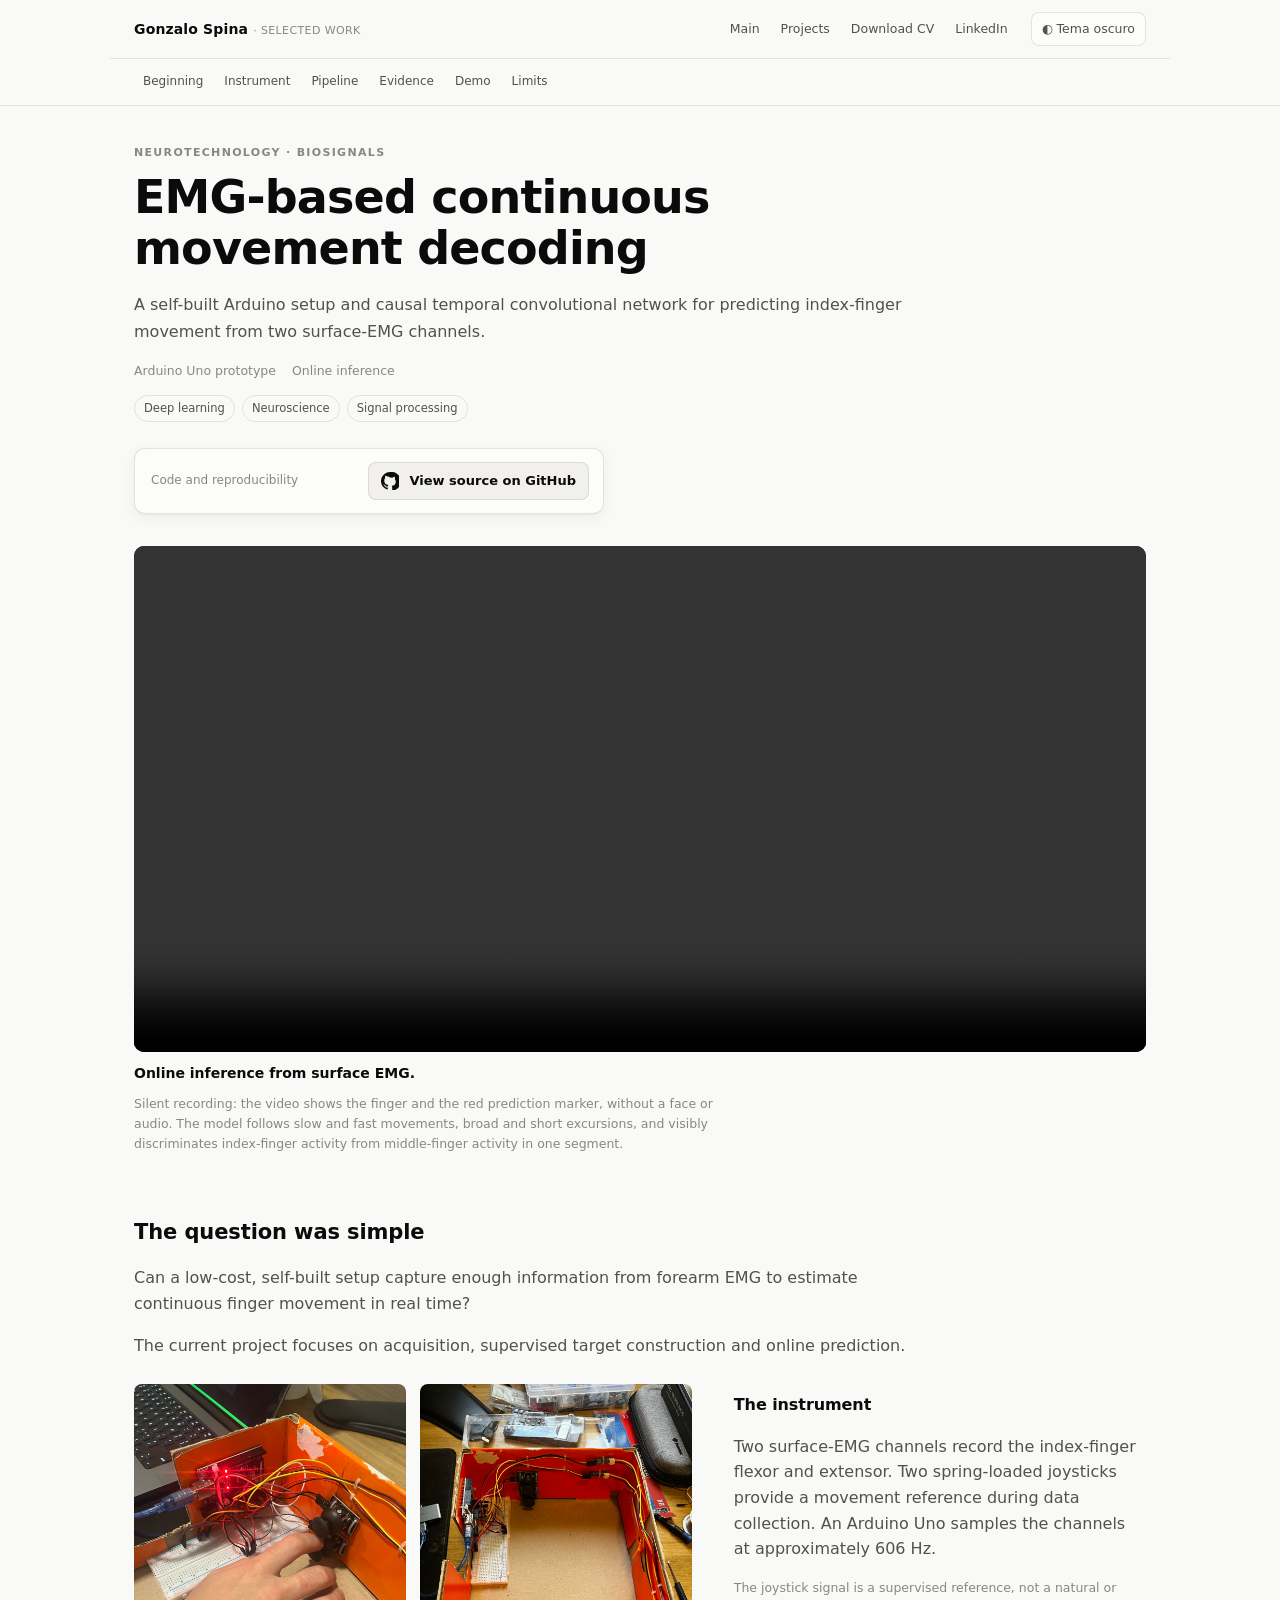
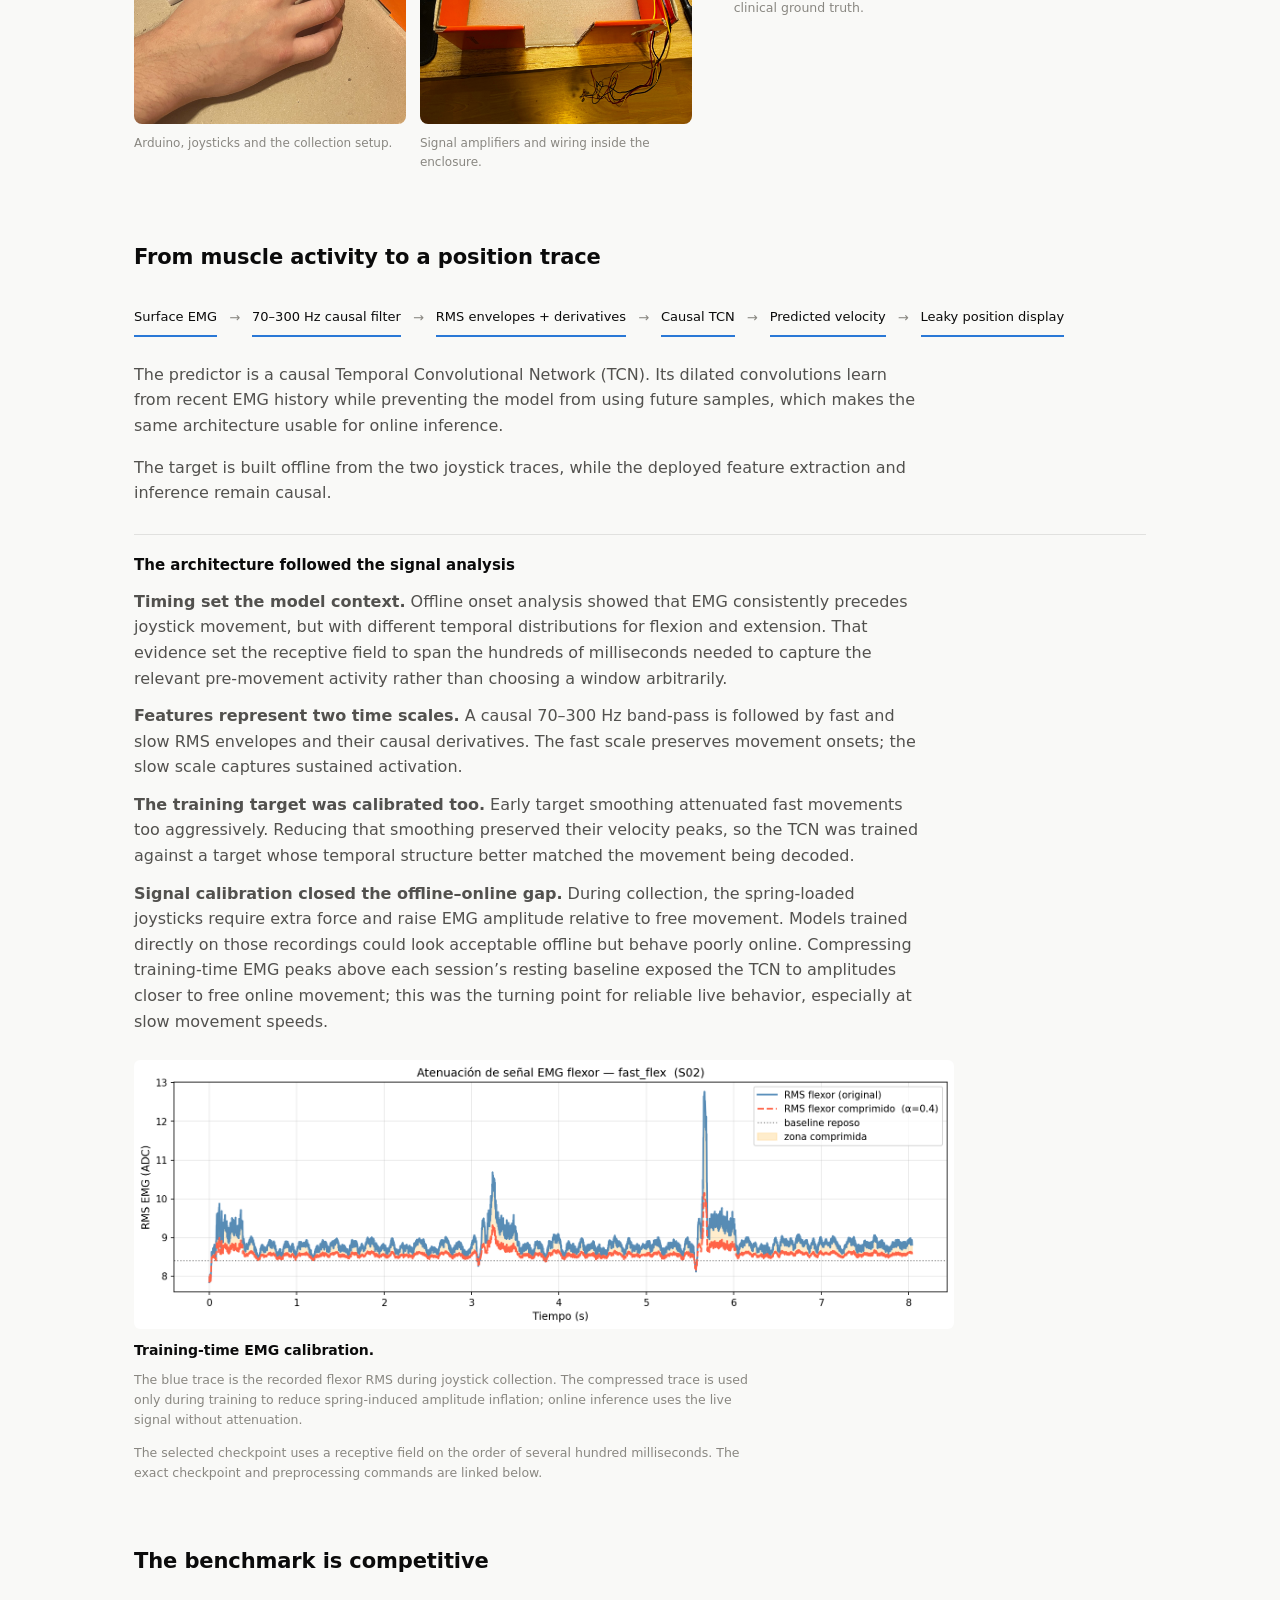
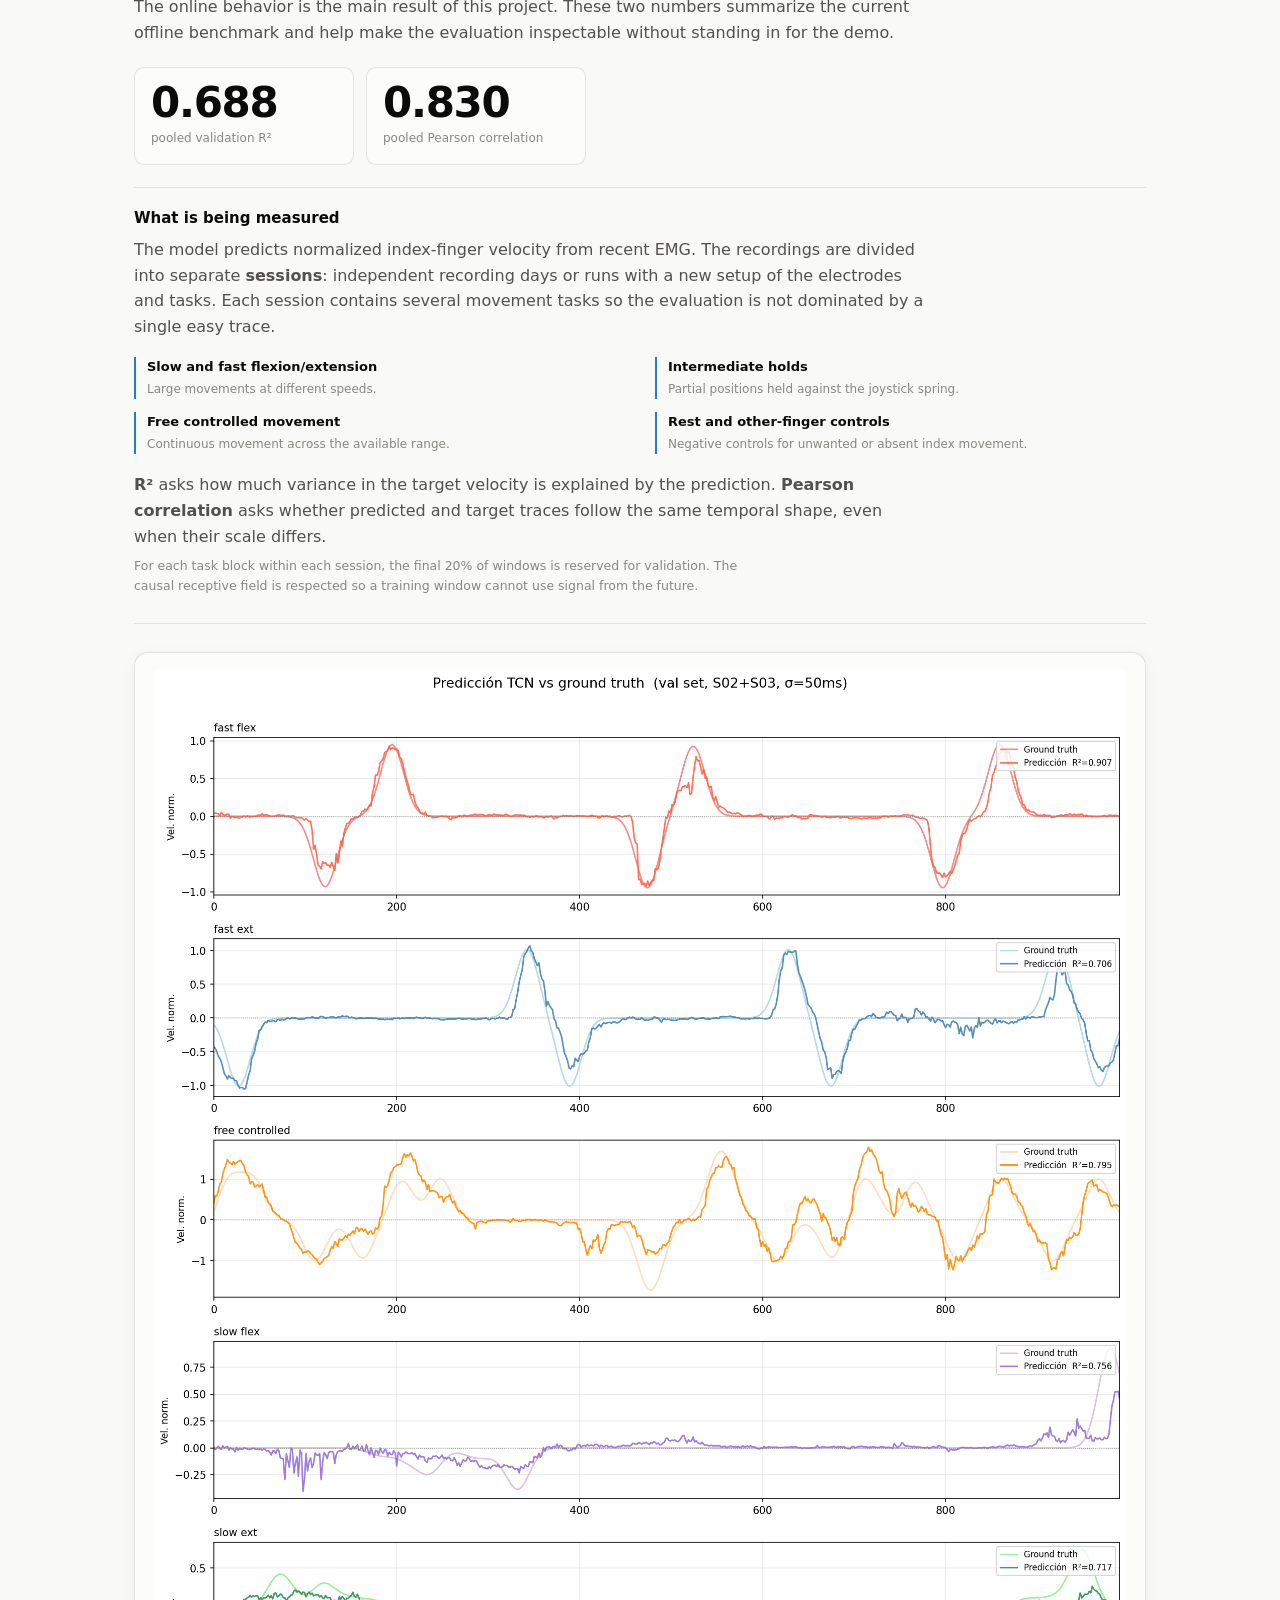
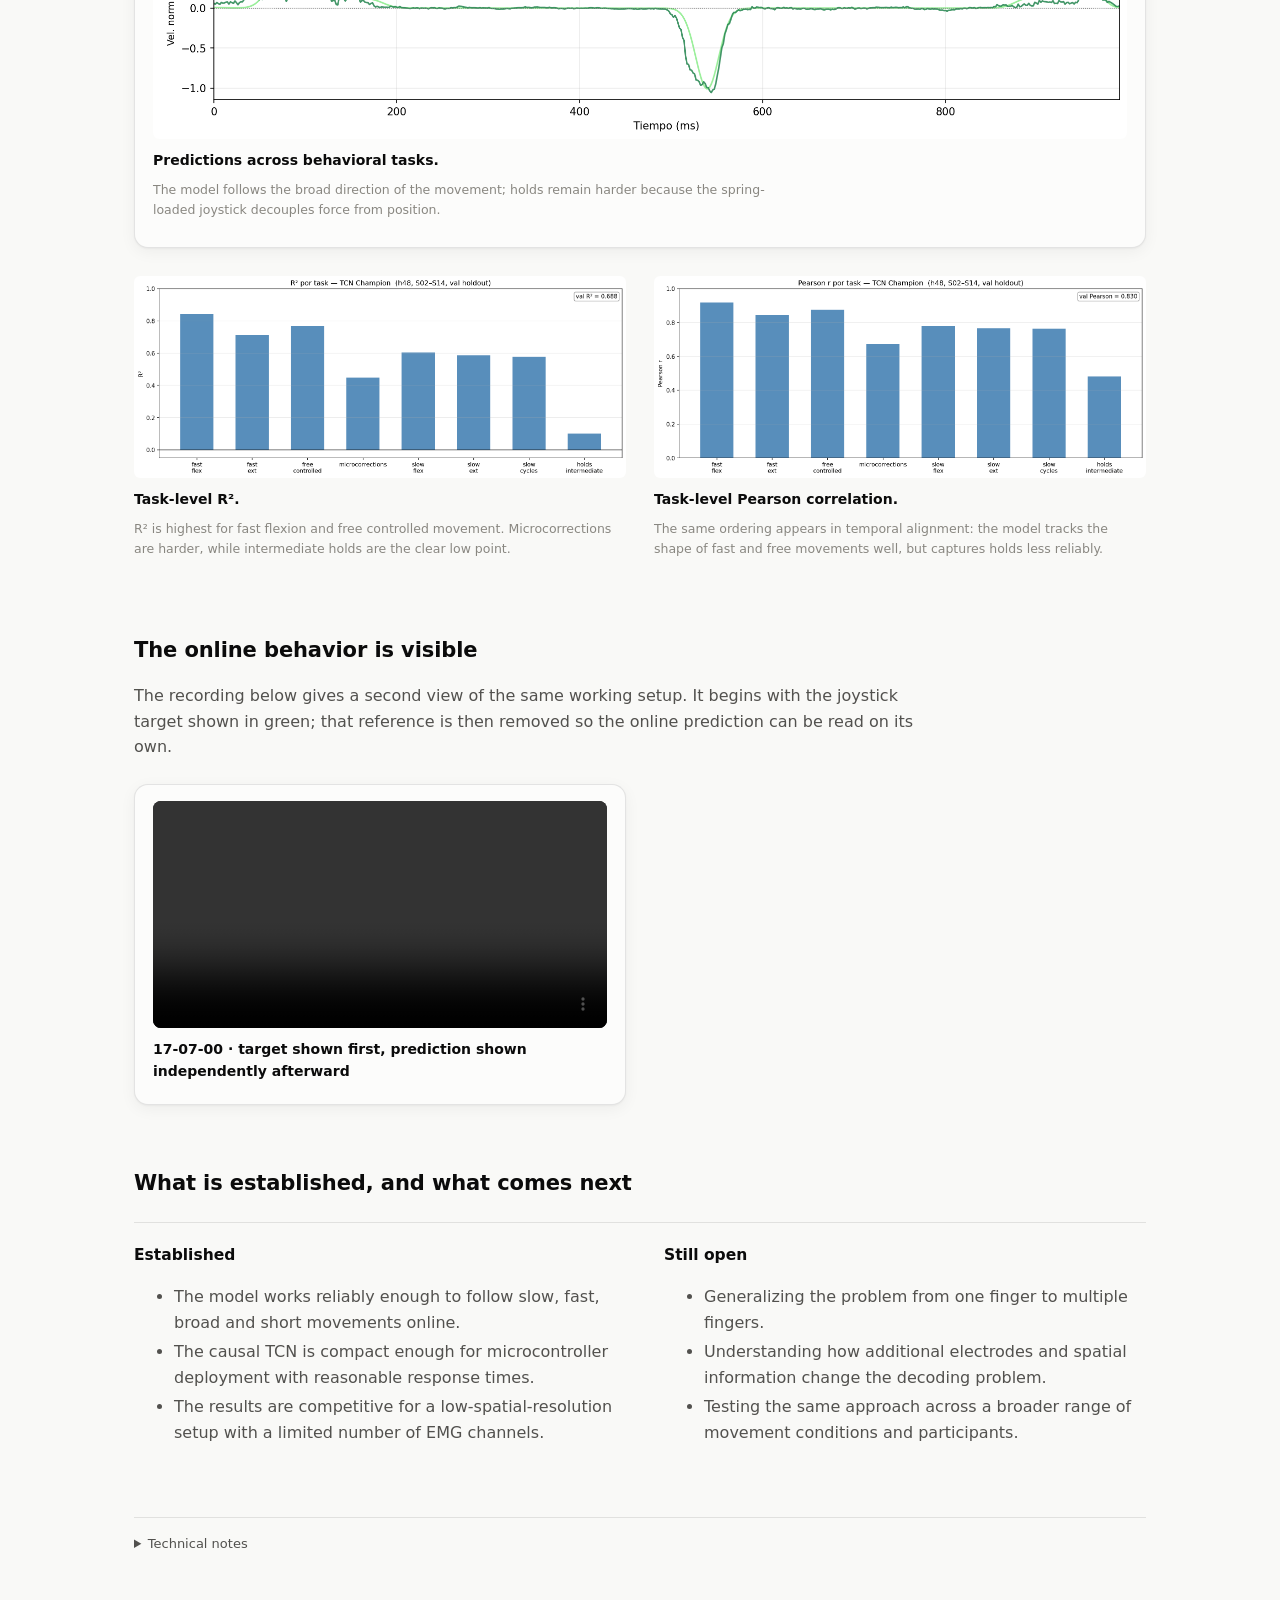
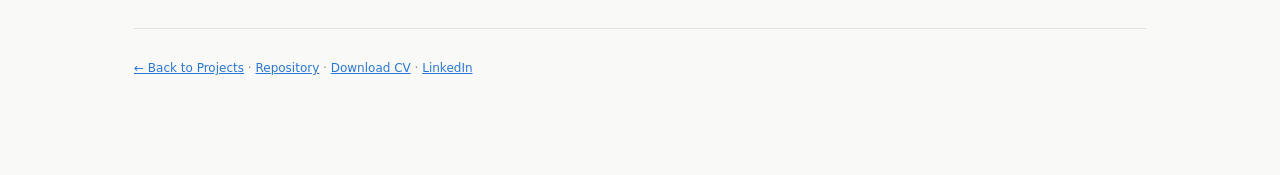
<file: site/projects/emg-continous-decoding.html>
<!doctype html>
<html lang="en" data-theme="light">
<head>
  <meta charset="utf-8"><meta name="viewport" content="width=device-width,initial-scale=1">
  <meta name="description" content="An Arduino-based surface EMG prototype for online index-finger movement decoding.">
  <title>EMG-based continuous decoding · Gonzalo Spina</title>
  <link rel="stylesheet" href="../styles.css">
</head>
<body class="case-study" data-page="emg">
<header data-site-header></header>
<main class="wrap" id="top">
  <div class="eyebrow">Neurotechnology · biosignals</div>
  <h1>EMG-based continuous movement decoding</h1>
  <p class="lead">A self-built Arduino setup and causal temporal convolutional network for predicting index-finger movement from two surface-EMG channels.</p>
  <div class="meta"><span>Arduino Uno prototype</span><span>Online inference</span></div>
  <div class="project-tags" aria-label="Project topics"><span>Deep learning</span><span>Neuroscience</span><span>Signal processing</span></div>
  <div class="project-source"><span>Code and reproducibility</span><github-link href="https://github.com/gonzispina/emg-finger-prediction"></github-link></div>

  <figure class="demo-hero">
    <video controls preload="metadata">
      <source src="../assets/emg-continous-decoding-demo-16-34-57-trimmed.mp4" type="video/mp4">
    </video>
    <figcaption>Online inference from surface EMG.</figcaption>
    <p class="note">Silent recording: the video shows the finger and the red prediction marker, without a face or audio. The model follows slow and fast movements, broad and short excursions, and visibly discriminates index-finger activity from middle-finger activity in one segment.</p>
  </figure>

  <section id="instrument"><h2>The question was simple</h2>
    <p>Can a low-cost, self-built setup capture enough information from forearm EMG to estimate continuous finger movement in real time?</p>
    <p>The current project focuses on acquisition, supervised target construction and online prediction.</p>
    <div class="setup-layout">
      <div class="setup-photos"><figure><a href="../assets/emg-continous-decoding-setup-arduino.jpg" target="_blank" rel="noopener"><img src="../assets/emg-continous-decoding-setup-arduino.jpg" alt="Arduino Uno, EMG electrodes, amplifiers and two spring-loaded joysticks"></a><figcaption>Arduino, joysticks and the collection setup.</figcaption></figure><figure><a href="../assets/emg-continous-decoding-signal-amplifiers.jpg" target="_blank" rel="noopener"><img src="../assets/emg-continous-decoding-signal-amplifiers.jpg" alt="Signal amplifiers and wiring mounted inside the prototype enclosure"></a><figcaption>Signal amplifiers and wiring inside the enclosure.</figcaption></figure></div>
      <div><h2 class="minor-heading">The instrument</h2><p>Two surface-EMG channels record the index-finger flexor and extensor. Two spring-loaded joysticks provide a movement reference during data collection. An Arduino Uno samples the channels at approximately 606 Hz.</p><p class="quiet">The joystick signal is a supervised reference, not a natural or clinical ground truth.</p></div>
    </div>
  </section>

  <section id="pipeline"><h2>From muscle activity to a position trace</h2>
    <div class="signal-flow" aria-label="Signal processing pipeline"><span>Surface EMG</span><i>→</i><span>70–300 Hz causal filter</span><i>→</i><span>RMS envelopes + derivatives</span><i>→</i><span>Causal TCN</span><i>→</i><span>Predicted velocity</span><i>→</i><span>Leaky position display</span></div>
    <p>The predictor is a causal Temporal Convolutional Network (TCN). Its dilated convolutions learn from recent EMG history while preventing the model from using future samples, which makes the same architecture usable for online inference.</p>
    <p>The target is built offline from the two joystick traces, while the deployed feature extraction and inference remain causal.</p>
    <div class="architecture-rationale"><h3>The architecture followed the signal analysis</h3><p><strong>Timing set the model context.</strong> Offline onset analysis showed that EMG consistently precedes joystick movement, but with different temporal distributions for flexion and extension. That evidence set the receptive field to span the hundreds of milliseconds needed to capture the relevant pre-movement activity rather than choosing a window arbitrarily.</p><p><strong>Features represent two time scales.</strong> A causal 70–300 Hz band-pass is followed by fast and slow RMS envelopes and their causal derivatives. The fast scale preserves movement onsets; the slow scale captures sustained activation.</p><p><strong>The training target was calibrated too.</strong> Early target smoothing attenuated fast movements too aggressively. Reducing that smoothing preserved their velocity peaks, so the TCN was trained against a target whose temporal structure better matched the movement being decoded.</p><p><strong>Signal calibration closed the offline–online gap.</strong> During collection, the spring-loaded joysticks require extra force and raise EMG amplitude relative to free movement. Models trained directly on those recordings could look acceptable offline but behave poorly online. Compressing training-time EMG peaks above each session’s resting baseline exposed the TCN to amplitudes closer to free online movement; this was the turning point for reliable live behavior, especially at slow movement speeds.</p></div>
    <figure class="attenuation-figure"><img src="../assets/emg-continous-decoding-emg-attenuation.png" alt="Raw flexor RMS signal and the corresponding training-time compressed signal"><figcaption>Training-time EMG calibration.</figcaption><p class="note">The blue trace is the recorded flexor RMS during joystick collection. The compressed trace is used only during training to reduce spring-induced amplitude inflation; online inference uses the live signal without attenuation.</p></figure>
    <p class="quiet">The selected checkpoint uses a receptive field on the order of several hundred milliseconds. The exact checkpoint and preprocessing commands are linked below.</p>
  </section>

  <section id="evidence"><h2>The benchmark is competitive</h2>
    <p>The online behavior is the main result of this project. These two numbers summarize the current offline benchmark and help make the evaluation inspectable without standing in for the demo.</p>
    <div class="metric-cards"><div><span class="metric">0.688</span><span class="metric-label">pooled validation R²</span></div><div><span class="metric">0.830</span><span class="metric-label">pooled Pearson correlation</span></div></div>
    <div class="benchmark-explainer"><h3>What is being measured</h3><p>The model predicts normalized index-finger velocity from recent EMG. The recordings are divided into separate <strong>sessions</strong>: independent recording days or runs with a new setup of the electrodes and tasks. Each session contains several movement tasks so the evaluation is not dominated by a single easy trace.</p><div class="task-list"><div><strong>Slow and fast flexion/extension</strong><span>Large movements at different speeds.</span></div><div><strong>Intermediate holds</strong><span>Partial positions held against the joystick spring.</span></div><div><strong>Free controlled movement</strong><span>Continuous movement across the available range.</span></div><div><strong>Rest and other-finger controls</strong><span>Negative controls for unwanted or absent index movement.</span></div></div><p><strong>R²</strong> asks how much variance in the target velocity is explained by the prediction. <strong>Pearson correlation</strong> asks whether predicted and target traces follow the same temporal shape, even when their scale differs.</p><p class="quiet">For each task block within each session, the final 20% of windows is reserved for validation. The causal receptive field is respected so a training window cannot use signal from the future.</p></div>
    <figure class="wide-figure"><img src="../assets/emg-continous-decoding-predictions.png" alt="Predicted and target velocity traces across movement tasks"><figcaption>Predictions across behavioral tasks.</figcaption><p class="note">The model follows the broad direction of the movement; holds remain harder because the spring-loaded joystick decouples force from position.</p></figure>
    <div class="metric-figures"><figure><img src="../assets/emg-continous-decoding-r2-by-task.png" alt="R-squared by movement task"><figcaption>Task-level R².</figcaption><p class="note">R² is highest for fast flexion and free controlled movement. Microcorrections are harder, while intermediate holds are the clear low point.</p></figure><figure><img src="../assets/emg-continous-decoding-pearson-by-task.png" alt="Pearson correlation by movement task"><figcaption>Task-level Pearson correlation.</figcaption><p class="note">The same ordering appears in temporal alignment: the model tracks the shape of fast and free movements well, but captures holds less reliably.</p></figure></div>
  </section>

  <section id="demo"><h2>The online behavior is visible</h2>
    <p>The recording below gives a second view of the same working setup. It begins with the joystick target shown in green; that reference is then removed so the online prediction can be read on its own.</p>
    <div class="demo-list"><figure><video controls preload="metadata"><source src="../assets/emg-continous-decoding-demo-17-07-00.mp4" type="video/mp4"></video><figcaption>17-07-00 · target shown first, prediction shown independently afterward</figcaption></figure></div>
  </section>

  <section id="limits"><h2>What is established, and what comes next</h2>
    <div class="limits-grid"><div><h3>Established</h3><ul><li>The model works reliably enough to follow slow, fast, broad and short movements online.</li><li>The causal TCN is compact enough for microcontroller deployment with reasonable response times.</li><li>The results are competitive for a low-spatial-resolution setup with a limited number of EMG channels.</li></ul></div><div><h3>Still open</h3><ul><li>Generalizing the problem from one finger to multiple fingers.</li><li>Understanding how additional electrodes and spatial information change the decoding problem.</li><li>Testing the same approach across a broader range of movement conditions and participants.</li></ul></div></div>
  </section>

  <details class="technical-notes"><summary>Technical notes</summary><div class="technical-spec"><div><span>Model</span><strong>36,769 parameters · causal dilated TCN</strong></div><div><span>Temporal context</span><strong>567 samples · approximately 935 ms</strong></div><div><span>Inputs</span><strong>8 features across flexor and extensor channels</strong></div><div><span>Target</span><strong>Joystick-derived velocity with task-dependent smoothing</strong></div></div><p>Inputs combine fast and slow RMS envelopes with their temporal derivatives. The full checkpoint configuration, training command and collection protocol are available in the repository.</p></details>
  <footer data-site-footer></footer>
</main><script src="../components.js"></script><script src="../app.js"></script>
</body></html>
</file>
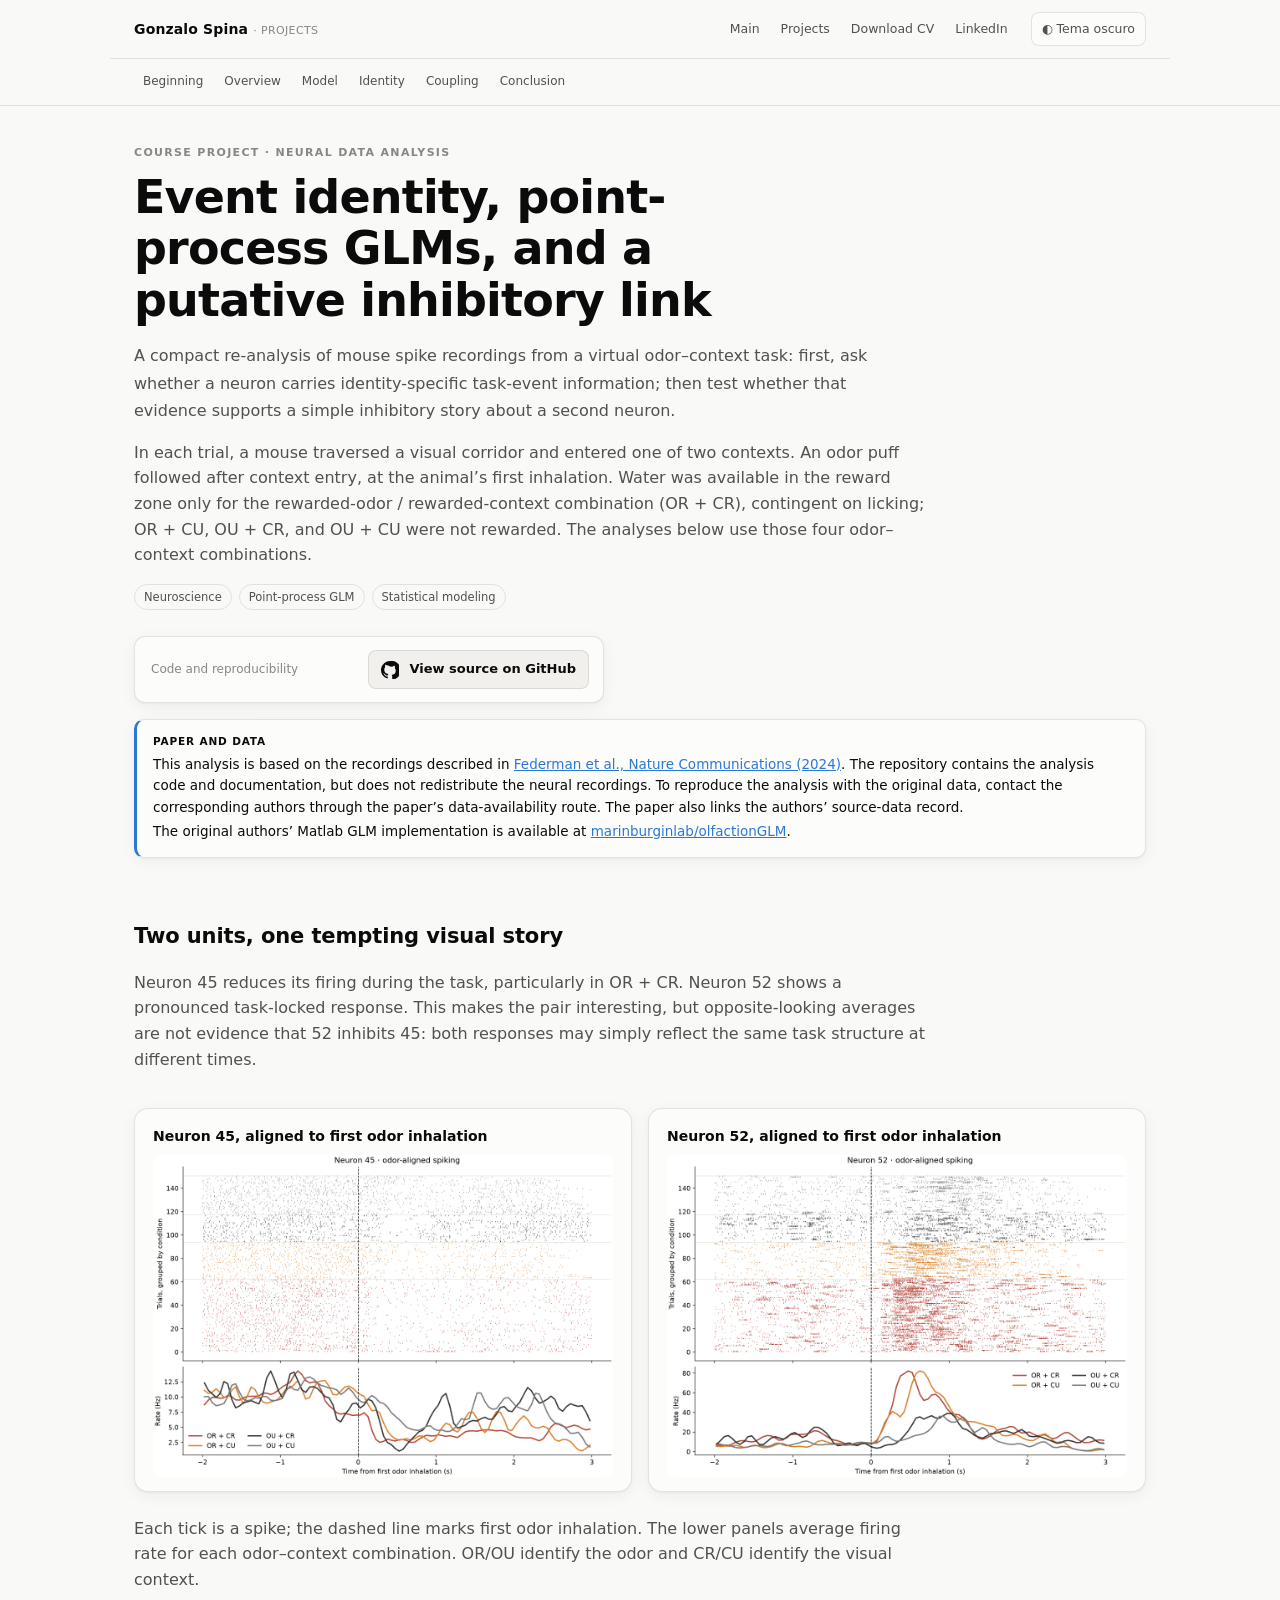
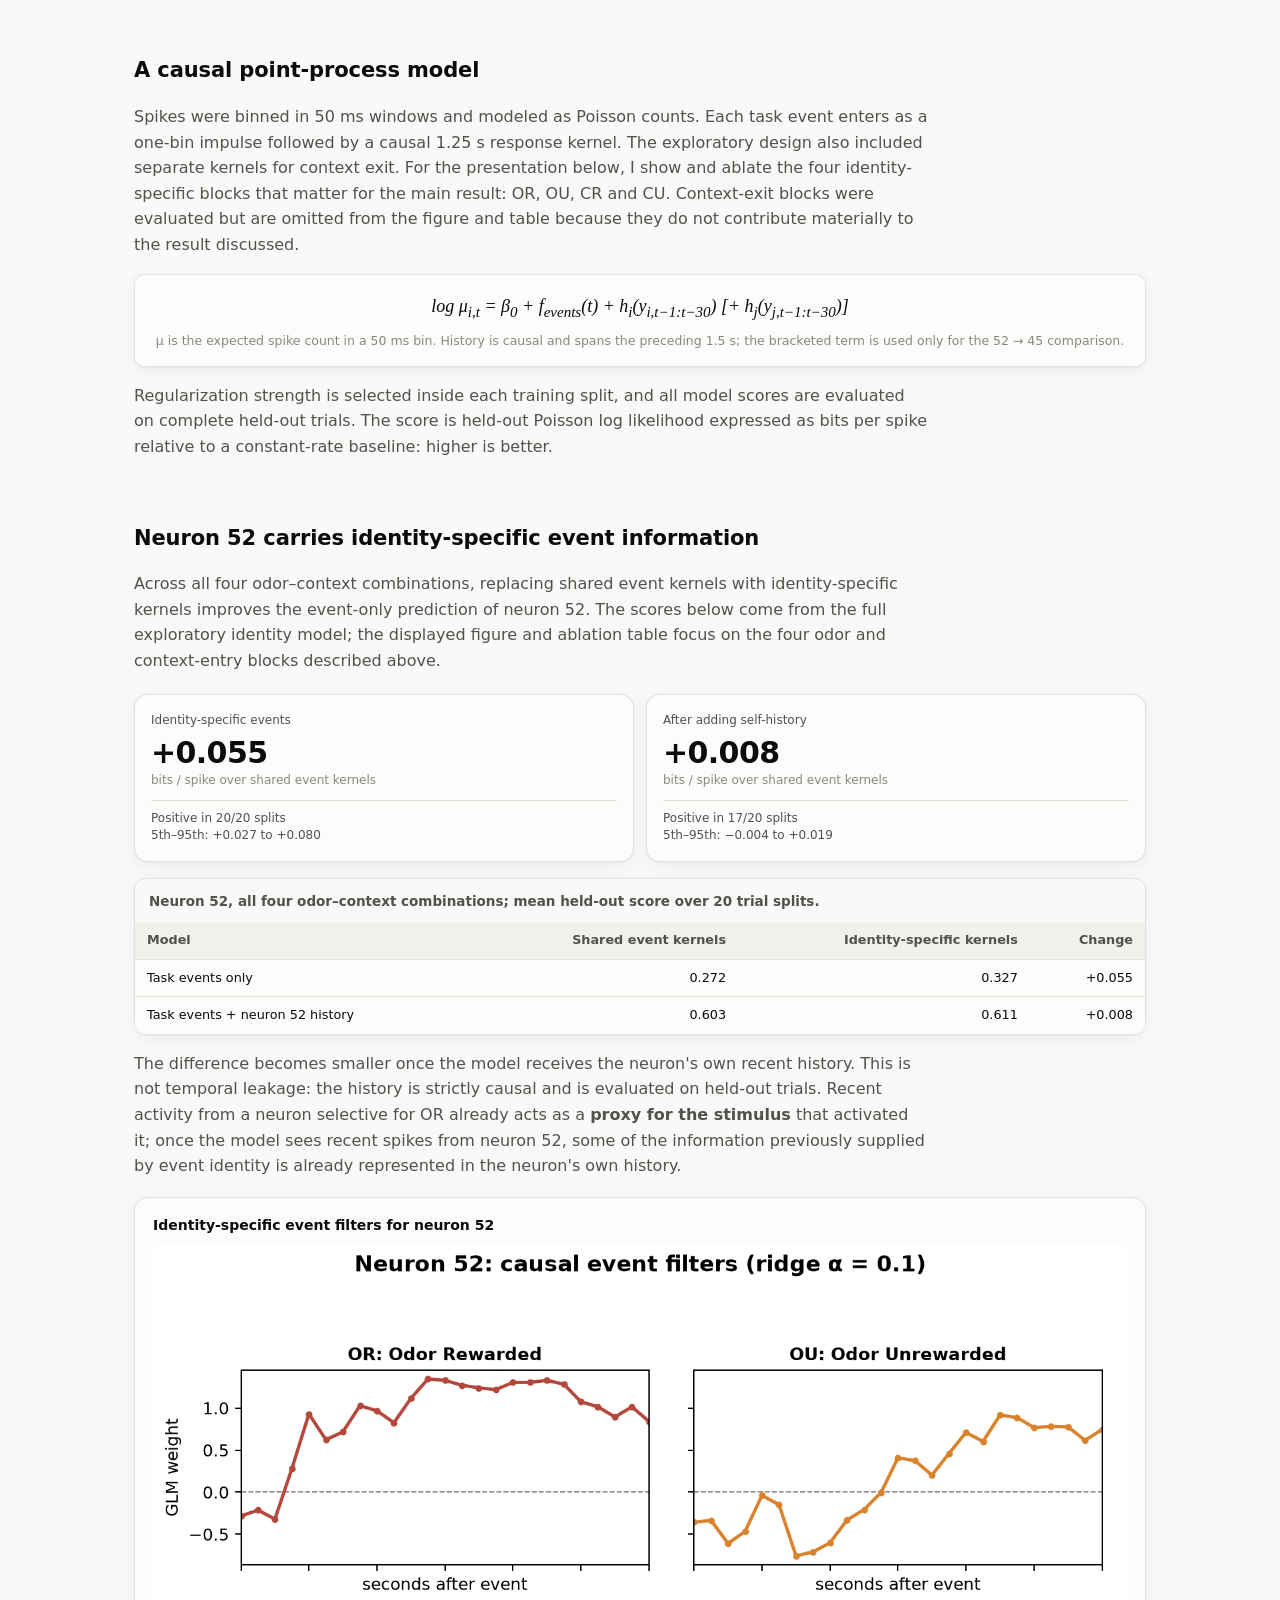
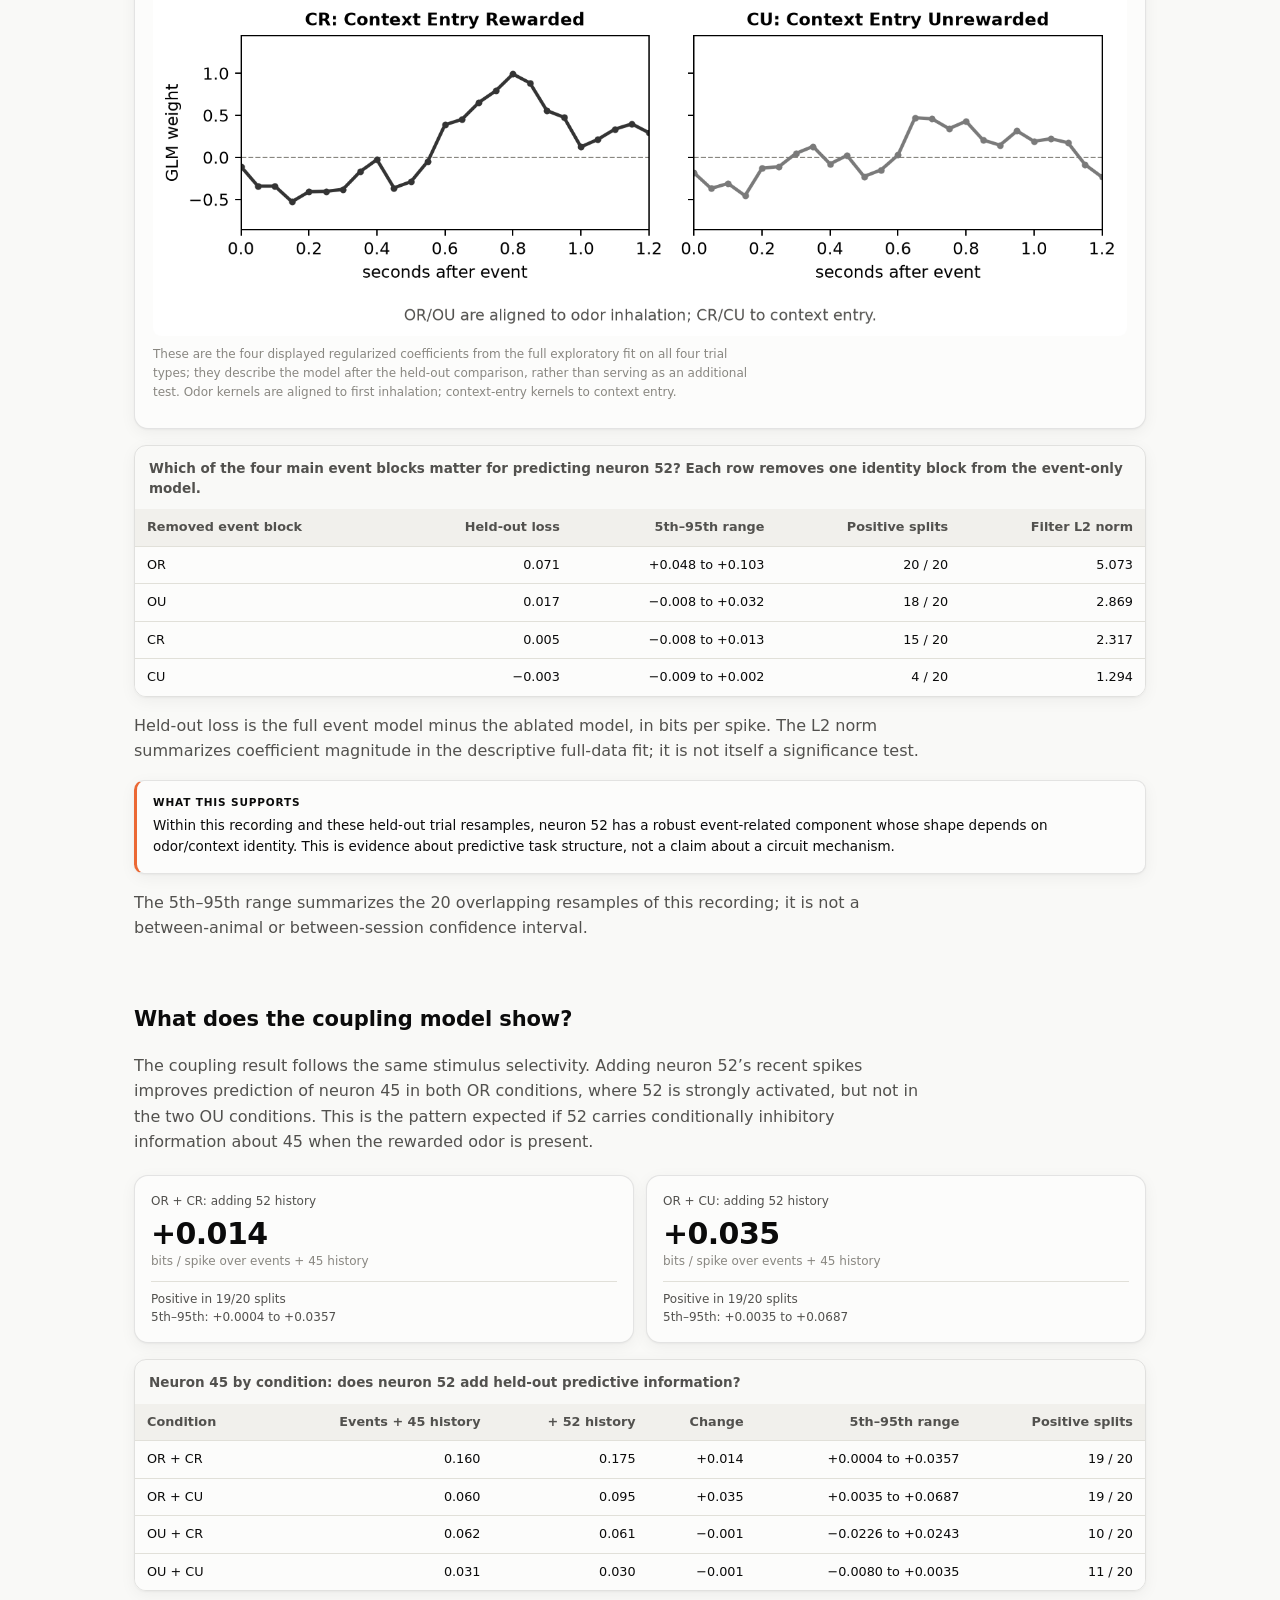
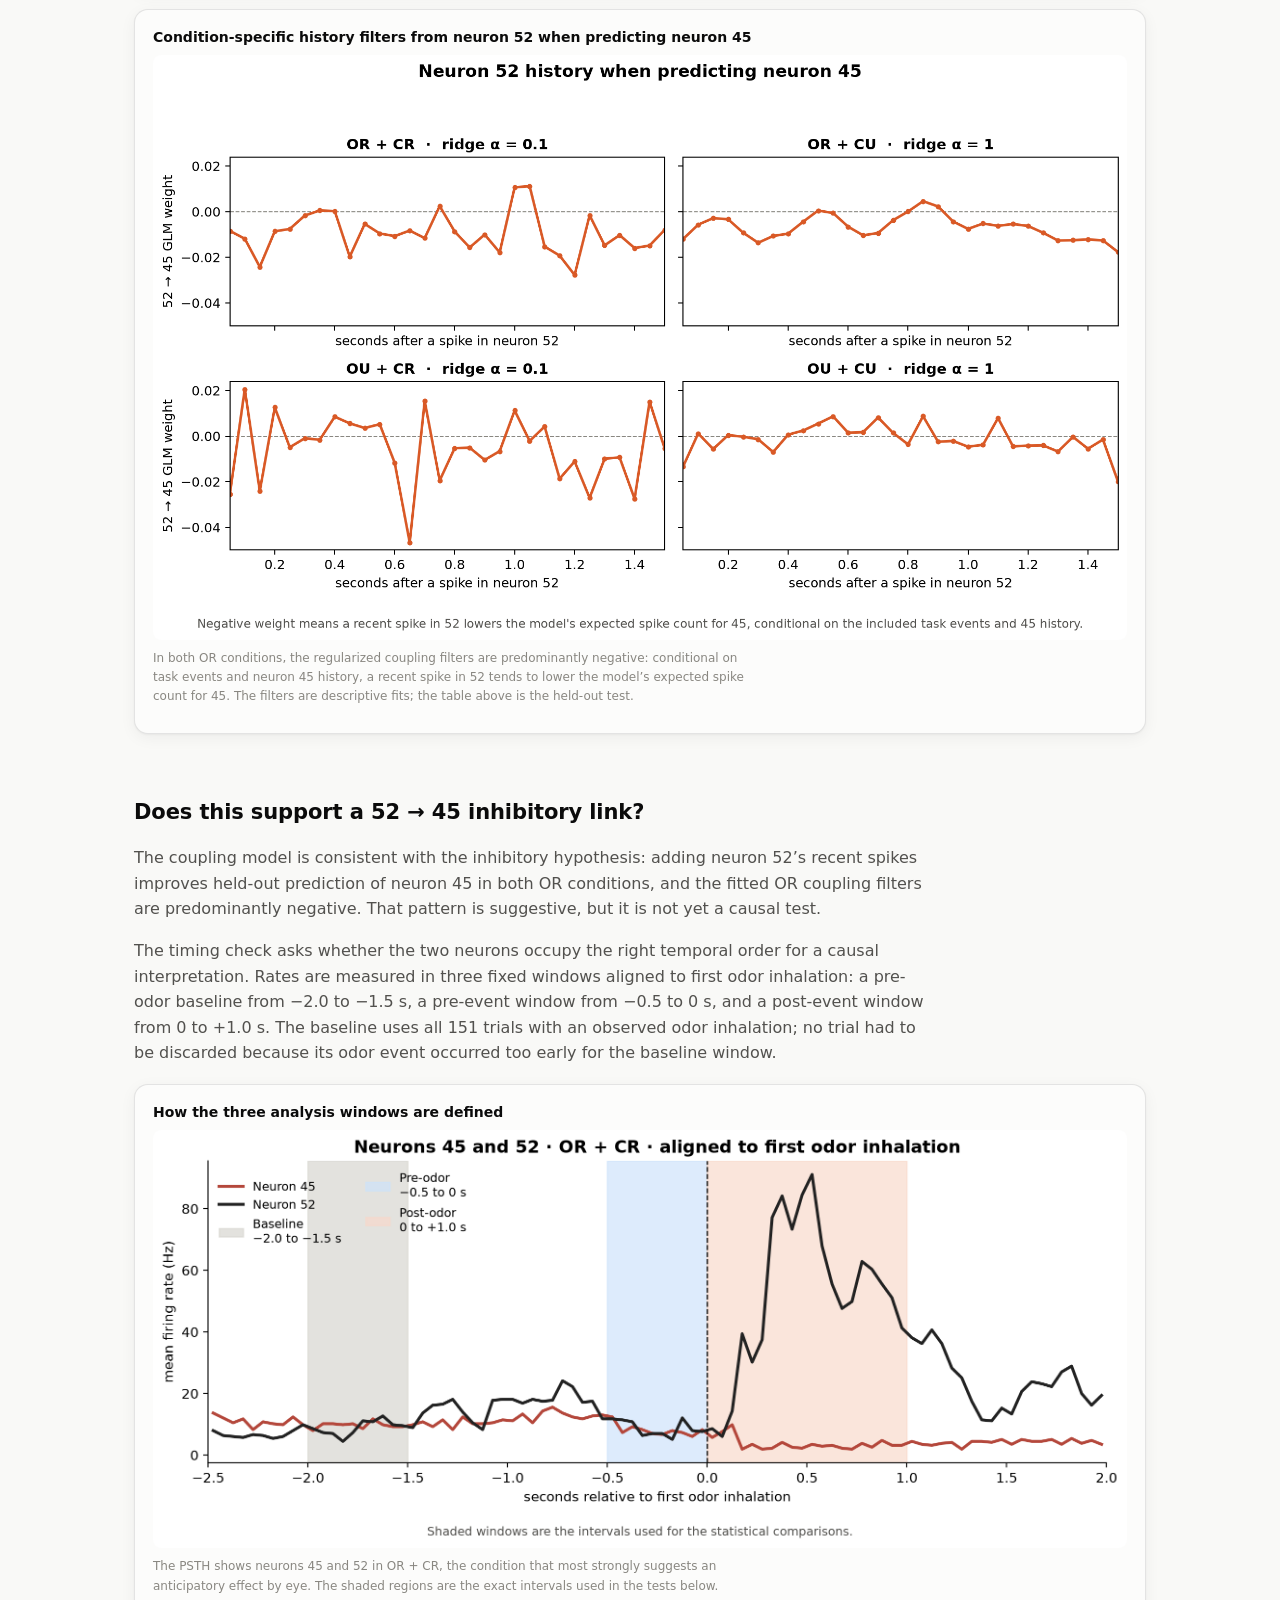
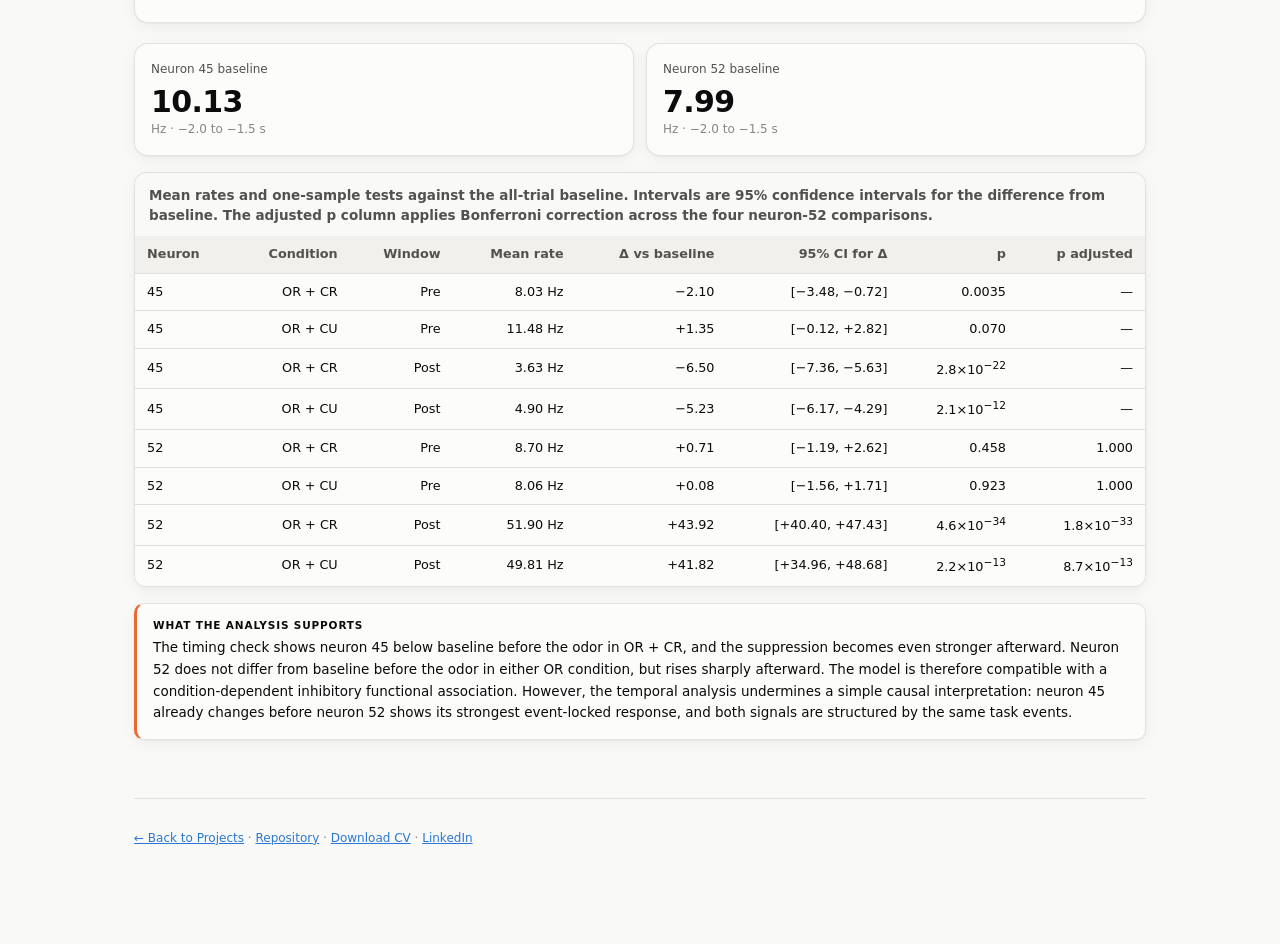
<file: site/projects/olfactory-glm.html>
<!doctype html>
<html lang="en" data-theme="light">
<head><meta charset="utf-8"><meta name="viewport" content="width=device-width,initial-scale=1"><title>Event identity and point-process GLMs · Gonzalo Spina</title><link rel="stylesheet" href="../styles.css"></head>
<body data-page="olfactory"><header data-site-header></header>
<main class="wrap" id="top">
<div class="eyebrow">Course project · neural data analysis</div>
<h1>Event identity, point-process GLMs, and a putative inhibitory link</h1>
<p class="lead">A compact re-analysis of mouse spike recordings from a virtual odor–context task: first, ask whether a neuron carries identity-specific task-event information; then test whether that evidence supports a simple inhibitory story about a second neuron.</p>
<p>In each trial, a mouse traversed a visual corridor and entered one of two contexts. An odor puff followed after context entry, at the animal’s first inhalation. Water was available in the reward zone only for the rewarded-odor / rewarded-context combination (OR + CR), contingent on licking; OR + CU, OU + CR, and OU + CU were not rewarded. The analyses below use those four odor–context combinations.</p>
<div class="project-tags"><span>Neuroscience</span><span>Point-process GLM</span><span>Statistical modeling</span></div>
<div class="project-source"><span>Code and reproducibility</span><github-link href="https://github.com/gonzispina/olfactory-circuit-glm"></github-link></div>
<div class="callout"><span class="k">Paper and data</span><p>This analysis is based on the recordings described in <a href="https://www.nature.com/articles/s41467-024-49897-4" target="_blank" rel="noopener noreferrer">Federman et al., Nature Communications (2024)</a>. The repository contains the analysis code and documentation, but does not redistribute the neural recordings. To reproduce the analysis with the original data, contact the corresponding authors through the paper’s data-availability route. The paper also links the authors’ source-data record.</p><p>The original authors’ Matlab GLM implementation is available at <a href="https://github.com/marinburginlab/olfactionGLM" target="_blank" rel="noopener noreferrer">marinburginlab/olfactionGLM</a>.</p></div>

<section id="overview">
<h2>Two units, one tempting visual story</h2>
<p>Neuron 45 reduces its firing during the task, particularly in OR + CR. Neuron 52 shows a pronounced task-locked response. This makes the pair interesting, but opposite-looking averages are not evidence that 52 inhibits 45: both responses may simply reflect the same task structure at different times.</p>
<div class="pair"><figure><figcaption>Neuron 45, aligned to first odor inhalation</figcaption><img src="../assets/olfactory-circuit-glm/neuron-45-odor-aligned-raster-psth.png" alt="Raster and firing-rate traces for neuron 45 across four odor and context conditions, aligned at first odor inhalation."></figure><figure><figcaption>Neuron 52, aligned to first odor inhalation</figcaption><img src="../assets/olfactory-circuit-glm/neuron-52-odor-aligned-raster-psth.png" alt="Raster and firing-rate traces for neuron 52 across four odor and context conditions, aligned at first odor inhalation."></figure></div>
<p class="note">Each tick is a spike; the dashed line marks first odor inhalation. The lower panels average firing rate for each odor–context combination. OR/OU identify the odor and CR/CU identify the visual context.</p>
</section>

<section id="model">
<h2>A causal point-process model</h2>
<p>Spikes were binned in 50 ms windows and modeled as Poisson counts. Each task event enters as a one-bin impulse followed by a causal 1.25 s response kernel. The exploratory design also included separate kernels for context exit. For the presentation below, I show and ablate the four identity-specific blocks that matter for the main result: OR, OU, CR and CU. Context-exit blocks were evaluated but are omitted from the figure and table because they do not contribute materially to the result discussed.</p>
<div class="formula">log μ<sub>i,t</sub> = β<sub>0</sub> + f<sub>events</sub>(t) + h<sub>i</sub>(y<sub>i,t−1:t−30</sub>) [+ h<sub>j</sub>(y<sub>j,t−1:t−30</sub>)]<small>μ is the expected spike count in a 50 ms bin. History is causal and spans the preceding 1.5 s; the bracketed term is used only for the 52 → 45 comparison.</small></div>
<p>Regularization strength is selected inside each training split, and all model scores are evaluated on complete held-out trials. The score is held-out Poisson log likelihood expressed as bits per spike relative to a constant-rate baseline: higher is better.</p>
</section>

<section id="identity">
<h2>Neuron 52 carries identity-specific event information</h2>
<p>Across all four odor–context combinations, replacing shared event kernels with identity-specific kernels improves the event-only prediction of neuron 52. The scores below come from the full exploratory identity model; the displayed figure and ablation table focus on the four odor and context-entry blocks described above.</p>
<div class="result-grid"><div class="result-card"><div class="label">Identity-specific events</div><div class="value">+0.055</div><div class="unit">bits / spike over shared event kernels</div><div class="interval">Positive in 20/20 splits<br>5th–95th: +0.027 to +0.080</div></div><div class="result-card"><div class="label">After adding self-history</div><div class="value">+0.008</div><div class="unit">bits / spike over shared event kernels</div><div class="interval">Positive in 17/20 splits<br>5th–95th: −0.004 to +0.019</div></div></div>
<div class="tbl-wrap"><table><caption>Neuron 52, all four odor–context combinations; mean held-out score over 20 trial splits.</caption><thead><tr><th>Model</th><th>Shared event kernels</th><th>Identity-specific kernels</th><th>Change</th></tr></thead><tbody><tr><td>Task events only</td><td>0.272</td><td>0.327</td><td>+0.055</td></tr><tr><td>Task events + neuron 52 history</td><td>0.603</td><td>0.611</td><td>+0.008</td></tr></tbody></table></div>
<p>The difference becomes smaller once the model receives the neuron's own recent history. This is not temporal leakage: the history is strictly causal and is evaluated on held-out trials. Recent activity from a neuron selective for OR already acts as a <strong>proxy for the stimulus</strong> that activated it; once the model sees recent spikes from neuron 52, some of the information previously supplied by event identity is already represented in the neuron's own history.</p>
<figure><figcaption>Identity-specific event filters for neuron 52</figcaption><img src="../assets/olfactory-circuit-glm/neuron52-identity-event-filters-v4.png" alt="Four causal GLM filters showing the event-specific weights for neuron 52: rewarded and unrewarded odors and rewarded and unrewarded context entry."><p class="note">These are the four displayed regularized coefficients from the full exploratory fit on all four trial types; they describe the model after the held-out comparison, rather than serving as an additional test. Odor kernels are aligned to first inhalation; context-entry kernels to context entry.</p></figure>
<div class="tbl-wrap"><table><caption>Which of the four main event blocks matter for predicting neuron 52? Each row removes one identity block from the event-only model.</caption><thead><tr><th>Removed event block</th><th>Held-out loss</th><th>5th–95th range</th><th>Positive splits</th><th>Filter L2 norm</th></tr></thead><tbody><tr><td>OR</td><td>0.071</td><td>+0.048 to +0.103</td><td>20 / 20</td><td>5.073</td></tr><tr><td>OU</td><td>0.017</td><td>−0.008 to +0.032</td><td>18 / 20</td><td>2.869</td></tr><tr><td>CR</td><td>0.005</td><td>−0.008 to +0.013</td><td>15 / 20</td><td>2.317</td></tr><tr><td>CU</td><td>−0.003</td><td>−0.009 to +0.002</td><td>4 / 20</td><td>1.294</td></tr></tbody></table></div>
<p class="note">Held-out loss is the full event model minus the ablated model, in bits per spike. The L2 norm summarizes coefficient magnitude in the descriptive full-data fit; it is not itself a significance test.</p>
<div class="callout key"><span class="k">What this supports</span><p>Within this recording and these held-out trial resamples, neuron 52 has a robust event-related component whose shape depends on odor/context identity. This is evidence about predictive task structure, not a claim about a circuit mechanism.</p></div>
<p class="note">The 5th–95th range summarizes the 20 overlapping resamples of this recording; it is not a between-animal or between-session confidence interval.</p>
</section>

<section id="coupling">
<h2>What does the coupling model show?</h2>
<p>The coupling result follows the same stimulus selectivity. Adding neuron 52’s recent spikes improves prediction of neuron 45 in both OR conditions, where 52 is strongly activated, but not in the two OU conditions. This is the pattern expected if 52 carries conditionally inhibitory information about 45 when the rewarded odor is present.</p>
<div class="result-grid"><div class="result-card"><div class="label">OR + CR: adding 52 history</div><div class="value">+0.014</div><div class="unit">bits / spike over events + 45 history</div><div class="interval">Positive in 19/20 splits<br>5th–95th: +0.0004 to +0.0357</div></div><div class="result-card"><div class="label">OR + CU: adding 52 history</div><div class="value">+0.035</div><div class="unit">bits / spike over events + 45 history</div><div class="interval">Positive in 19/20 splits<br>5th–95th: +0.0035 to +0.0687</div></div></div>
<div class="tbl-wrap"><table><caption>Neuron 45 by condition: does neuron 52 add held-out predictive information?</caption><thead><tr><th>Condition</th><th>Events + 45 history</th><th>+ 52 history</th><th>Change</th><th>5th–95th range</th><th>Positive splits</th></tr></thead><tbody><tr><td>OR + CR</td><td>0.160</td><td>0.175</td><td>+0.014</td><td>+0.0004 to +0.0357</td><td>19 / 20</td></tr><tr><td>OR + CU</td><td>0.060</td><td>0.095</td><td>+0.035</td><td>+0.0035 to +0.0687</td><td>19 / 20</td></tr><tr><td>OU + CR</td><td>0.062</td><td>0.061</td><td>−0.001</td><td>−0.0226 to +0.0243</td><td>10 / 20</td></tr><tr><td>OU + CU</td><td>0.031</td><td>0.030</td><td>−0.001</td><td>−0.0080 to +0.0035</td><td>11 / 20</td></tr></tbody></table></div>
<figure><figcaption>Condition-specific history filters from neuron 52 when predicting neuron 45</figcaption><img src="../assets/olfactory-circuit-glm/neuron45-from52-coupling-filters-by-condition.png" alt="Four causal GLM filters showing how spikes in neuron 52 affect prediction of neuron 45 across the four odor and context conditions."><p class="note">In both OR conditions, the regularized coupling filters are predominantly negative: conditional on task events and neuron 45 history, a recent spike in 52 tends to lower the model’s expected spike count for 45. The filters are descriptive fits; the table above is the held-out test.</p></figure>
</section>
<section id="conclusion">
<h2>Does this support a 52 → 45 inhibitory link?</h2>
<p>The coupling model is consistent with the inhibitory hypothesis: adding neuron 52’s recent spikes improves held-out prediction of neuron 45 in both OR conditions, and the fitted OR coupling filters are predominantly negative. That pattern is suggestive, but it is not yet a causal test.</p>
<p>The timing check asks whether the two neurons occupy the right temporal order for a causal interpretation. Rates are measured in three fixed windows aligned to first odor inhalation: a pre-odor baseline from −2.0 to −1.5 s, a pre-event window from −0.5 to 0 s, and a post-event window from 0 to +1.0 s. The baseline uses all 151 trials with an observed odor inhalation; no trial had to be discarded because its odor event occurred too early for the baseline window.</p>
<figure><figcaption>How the three analysis windows are defined</figcaption><img src="../assets/olfactory-circuit-glm/neuron45-orcr-first-odor-psth.png" alt="Average firing rates for neurons 45 and 52 in OR plus CR trials aligned to first odor inhalation, with shaded baseline, pre-odor and post-odor windows."><p class="note">The PSTH shows neurons 45 and 52 in OR + CR, the condition that most strongly suggests an anticipatory effect by eye. The shaded regions are the exact intervals used in the tests below.</p></figure>
<div class="result-grid"><div class="result-card"><div class="label">Neuron 45 baseline</div><div class="value">10.13</div><div class="unit">Hz · −2.0 to −1.5 s</div></div><div class="result-card"><div class="label">Neuron 52 baseline</div><div class="value">7.99</div><div class="unit">Hz · −2.0 to −1.5 s</div></div></div>
<div class="tbl-wrap"><table><caption>Mean rates and one-sample tests against the all-trial baseline. Intervals are 95% confidence intervals for the difference from baseline. The adjusted p column applies Bonferroni correction across the four neuron-52 comparisons.</caption><thead><tr><th>Neuron</th><th>Condition</th><th>Window</th><th>Mean rate</th><th>Δ vs baseline</th><th>95% CI for Δ</th><th>p</th><th>p adjusted</th></tr></thead><tbody><tr><td>45</td><td>OR + CR</td><td>Pre</td><td>8.03 Hz</td><td>−2.10</td><td>[−3.48, −0.72]</td><td>0.0035</td><td>—</td></tr><tr><td>45</td><td>OR + CU</td><td>Pre</td><td>11.48 Hz</td><td>+1.35</td><td>[−0.12, +2.82]</td><td>0.070</td><td>—</td></tr><tr><td>45</td><td>OR + CR</td><td>Post</td><td>3.63 Hz</td><td>−6.50</td><td>[−7.36, −5.63]</td><td>2.8×10<sup>−22</sup></td><td>—</td></tr><tr><td>45</td><td>OR + CU</td><td>Post</td><td>4.90 Hz</td><td>−5.23</td><td>[−6.17, −4.29]</td><td>2.1×10<sup>−12</sup></td><td>—</td></tr><tr><td>52</td><td>OR + CR</td><td>Pre</td><td>8.70 Hz</td><td>+0.71</td><td>[−1.19, +2.62]</td><td>0.458</td><td>1.000</td></tr><tr><td>52</td><td>OR + CU</td><td>Pre</td><td>8.06 Hz</td><td>+0.08</td><td>[−1.56, +1.71]</td><td>0.923</td><td>1.000</td></tr><tr><td>52</td><td>OR + CR</td><td>Post</td><td>51.90 Hz</td><td>+43.92</td><td>[+40.40, +47.43]</td><td>4.6×10<sup>−34</sup></td><td>1.8×10<sup>−33</sup></td></tr><tr><td>52</td><td>OR + CU</td><td>Post</td><td>49.81 Hz</td><td>+41.82</td><td>[+34.96, +48.68]</td><td>2.2×10<sup>−13</sup></td><td>8.7×10<sup>−13</sup></td></tr></tbody></table></div>
<div class="callout key"><span class="k">What the analysis supports</span><p>The timing check shows neuron 45 below baseline before the odor in OR + CR, and the suppression becomes even stronger afterward. Neuron 52 does not differ from baseline before the odor in either OR condition, but rises sharply afterward. The model is therefore compatible with a condition-dependent inhibitory functional association. However, the temporal analysis undermines a simple causal interpretation: neuron 45 already changes before neuron 52 shows its strongest event-locked response, and both signals are structured by the same task events.</p></div>
</section>
<footer data-site-footer></footer>
</main><script src="../components.js"></script><script src="../app.js"></script></body></html>
</file>
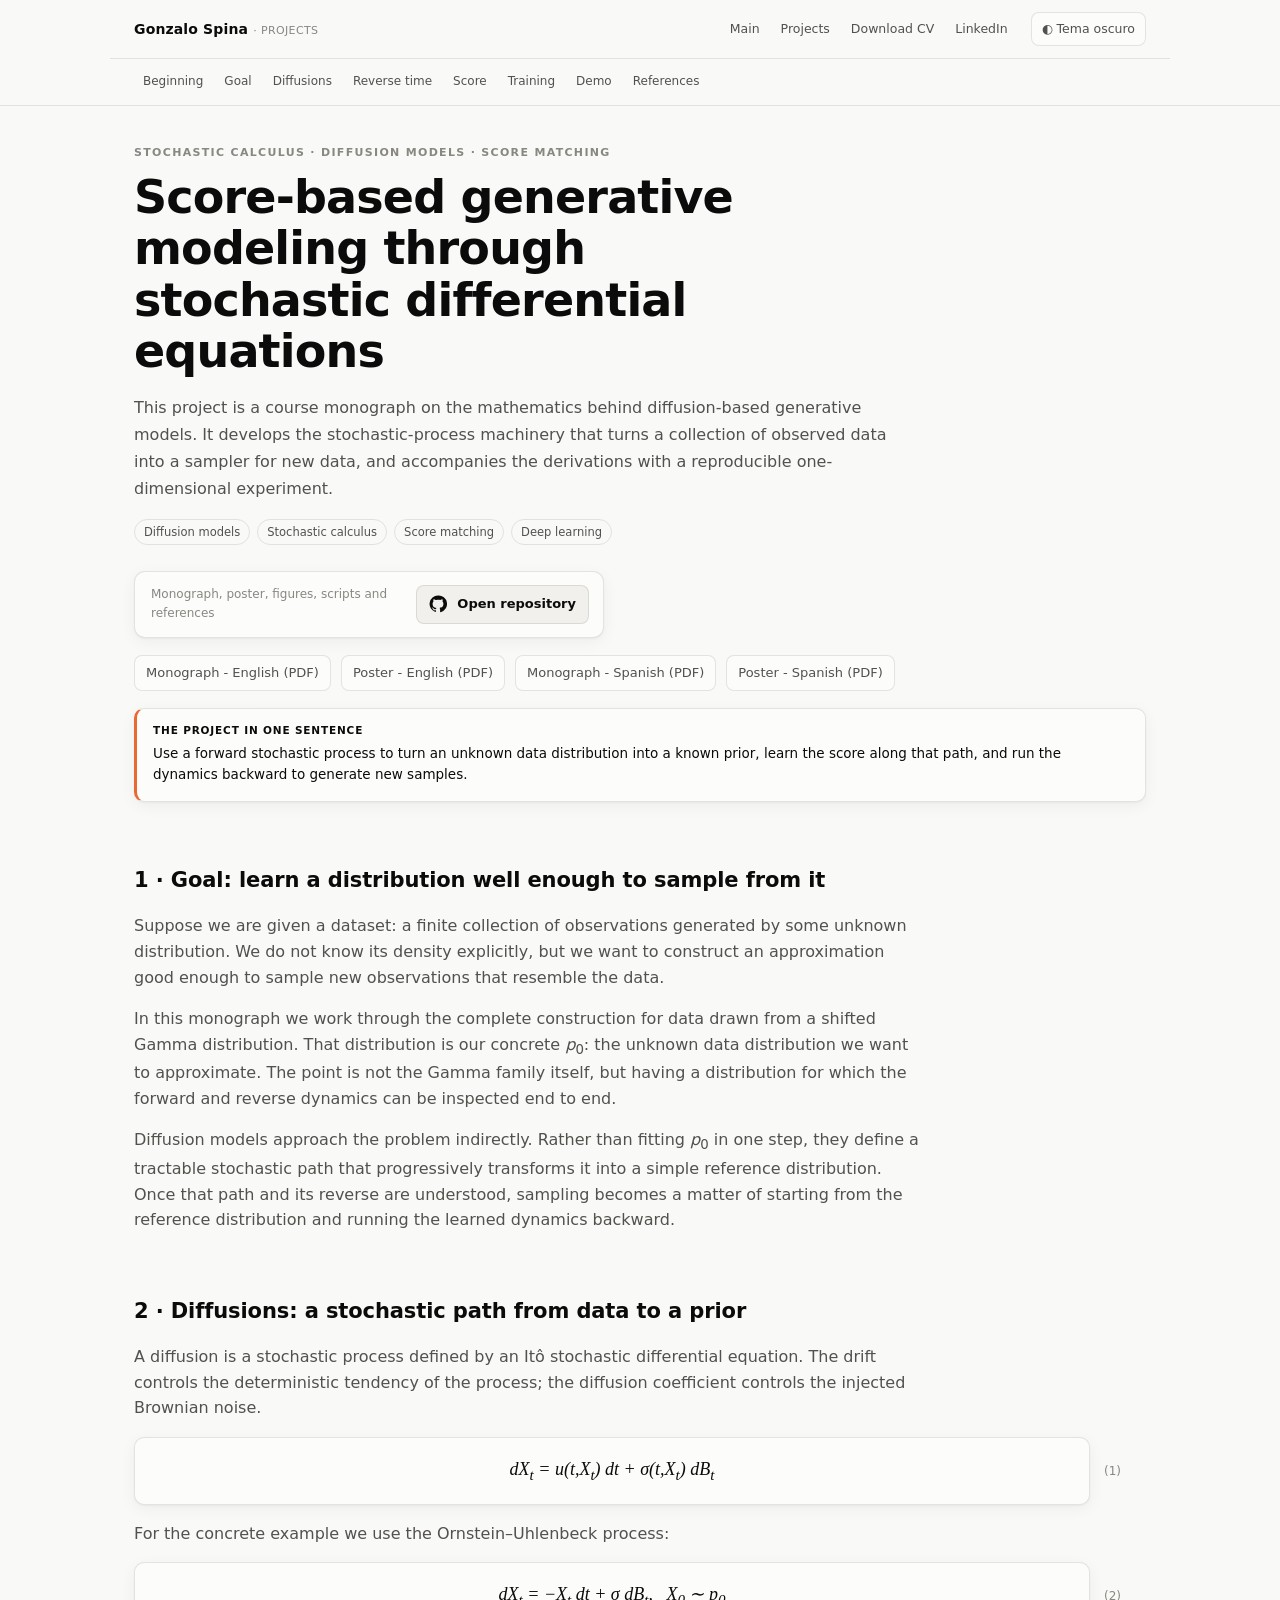
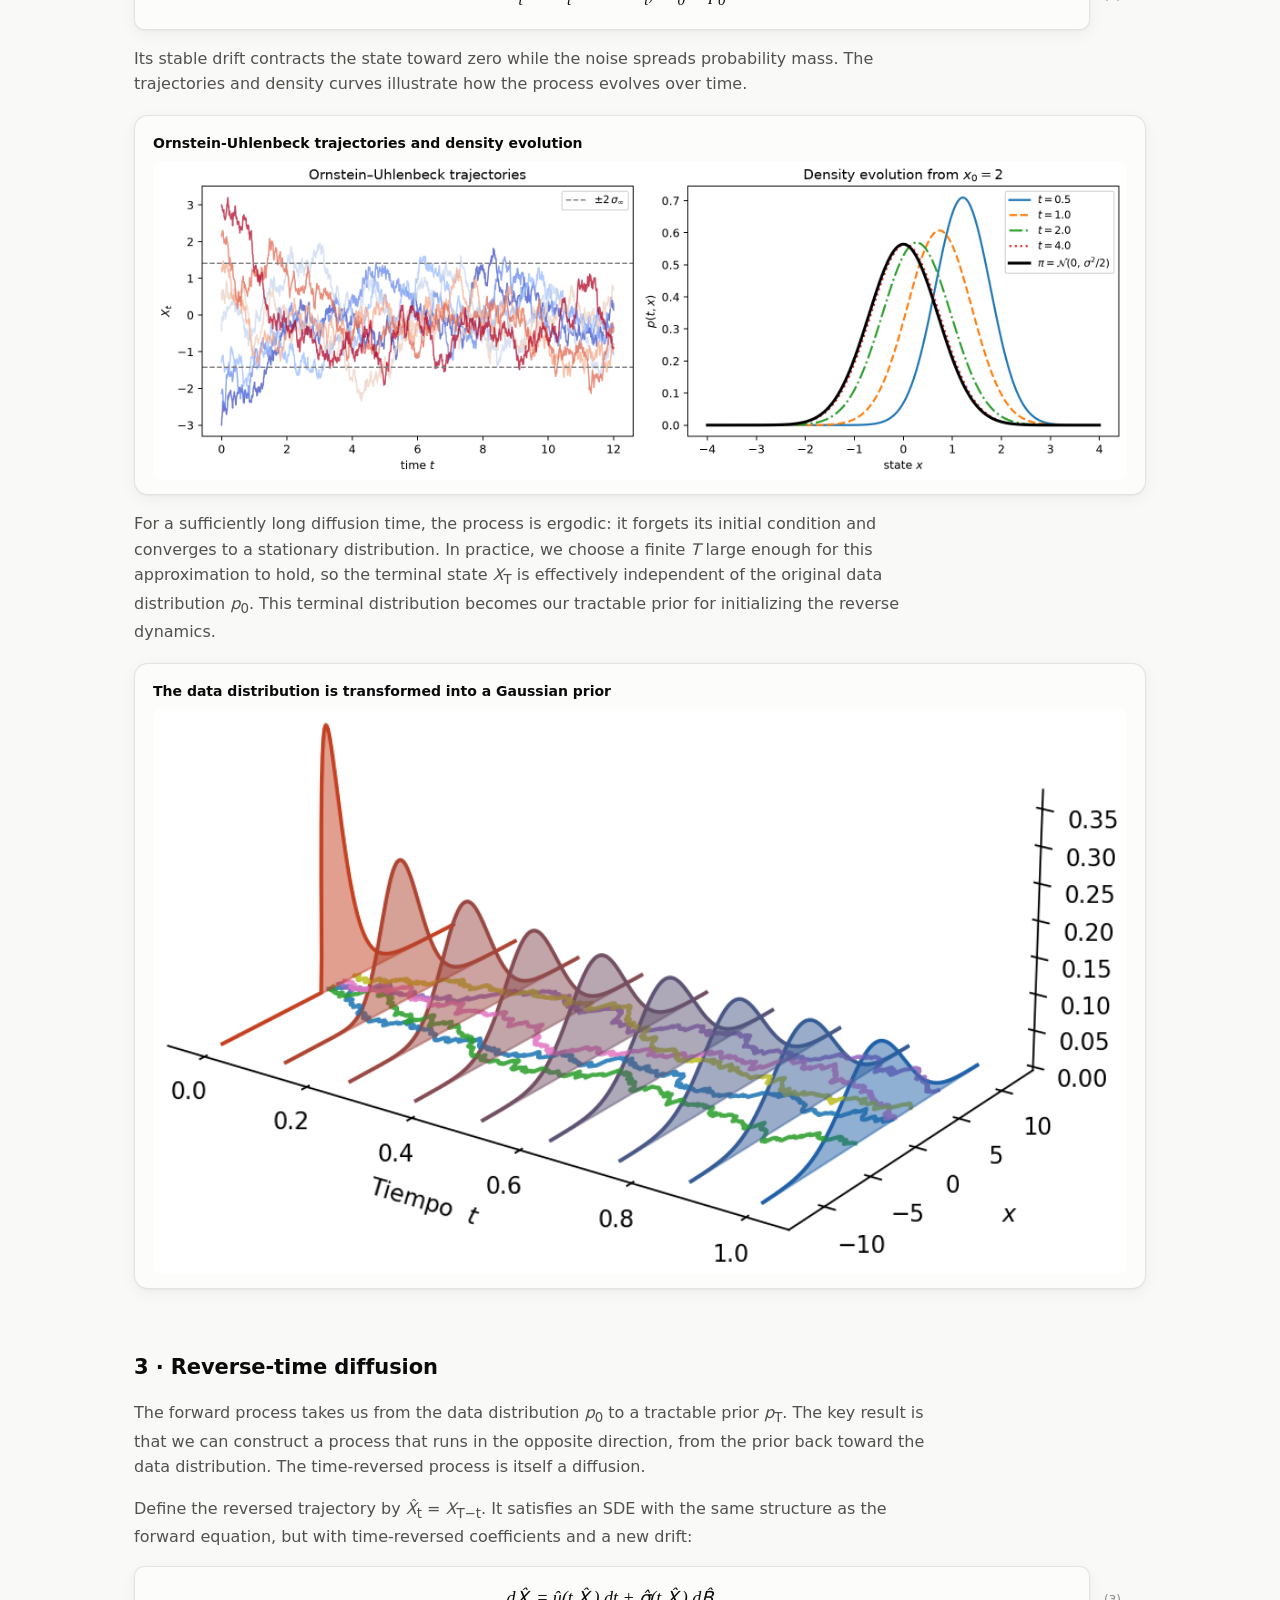
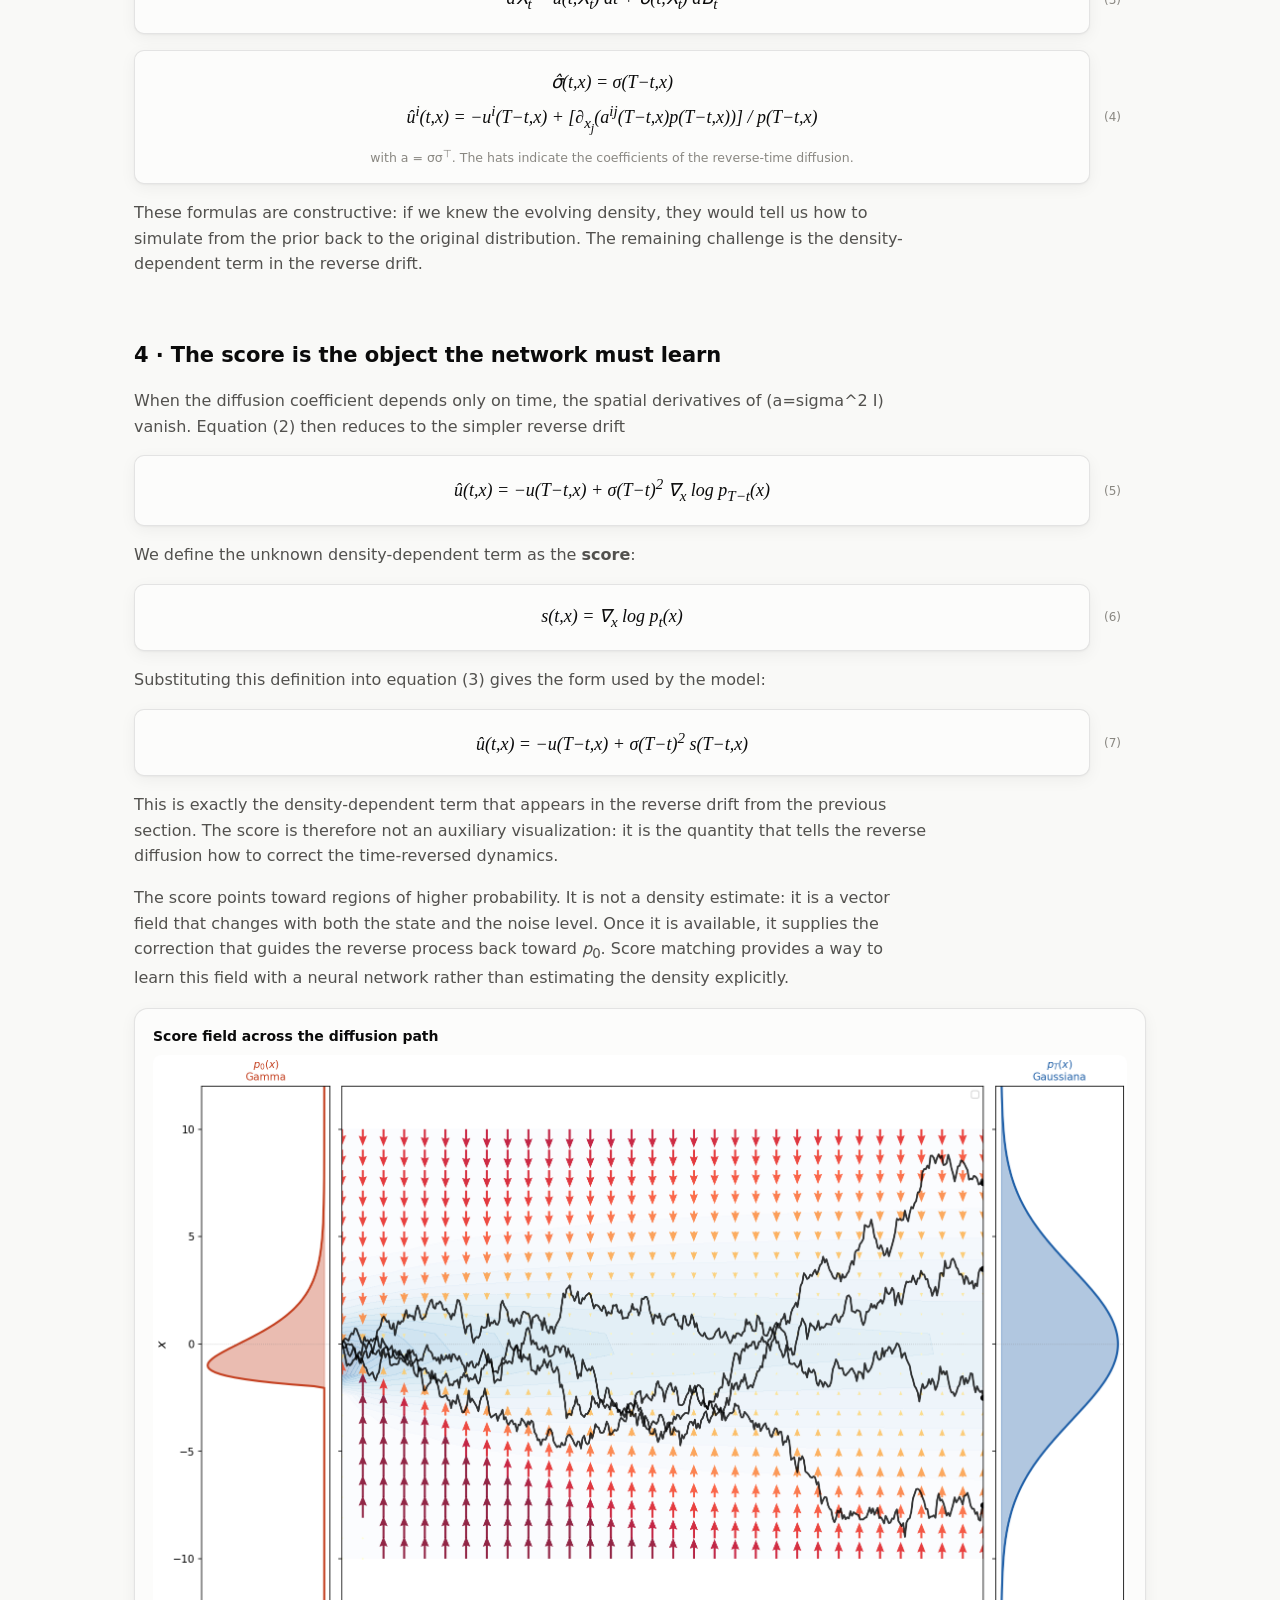
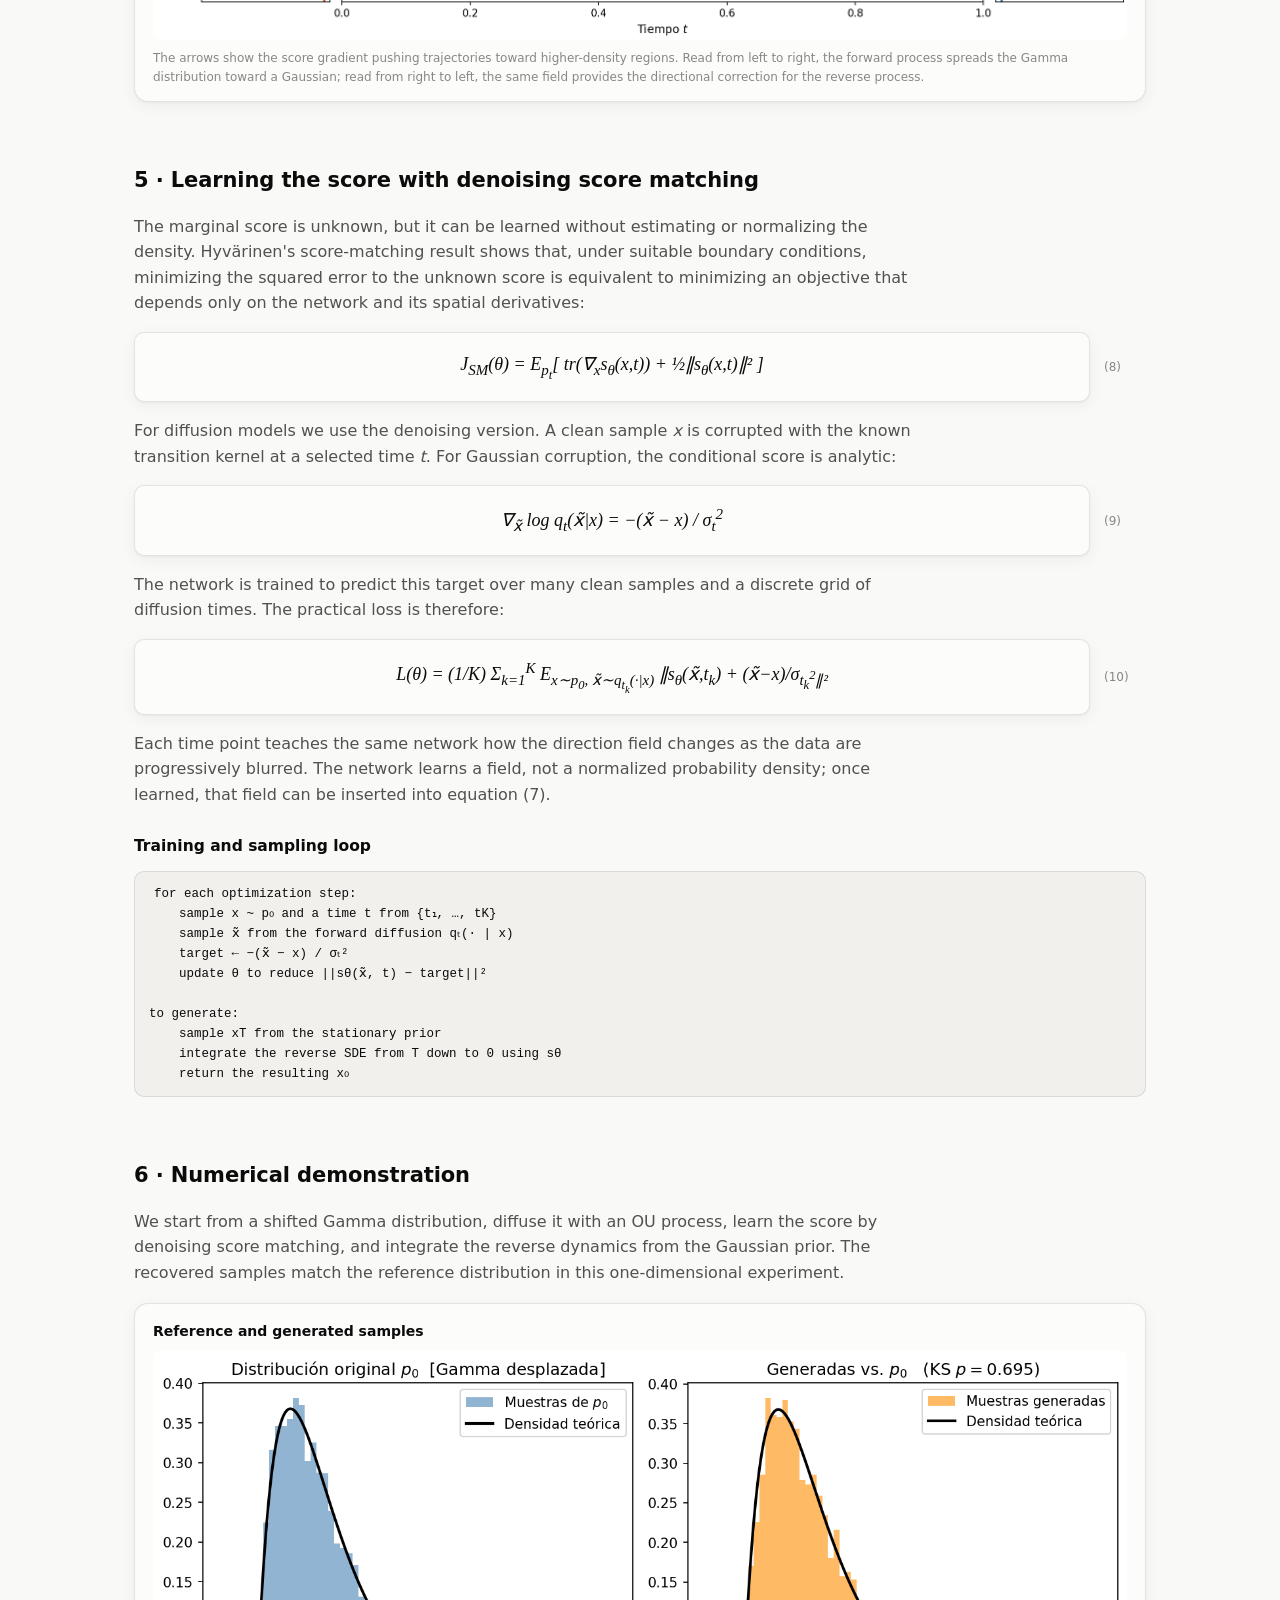
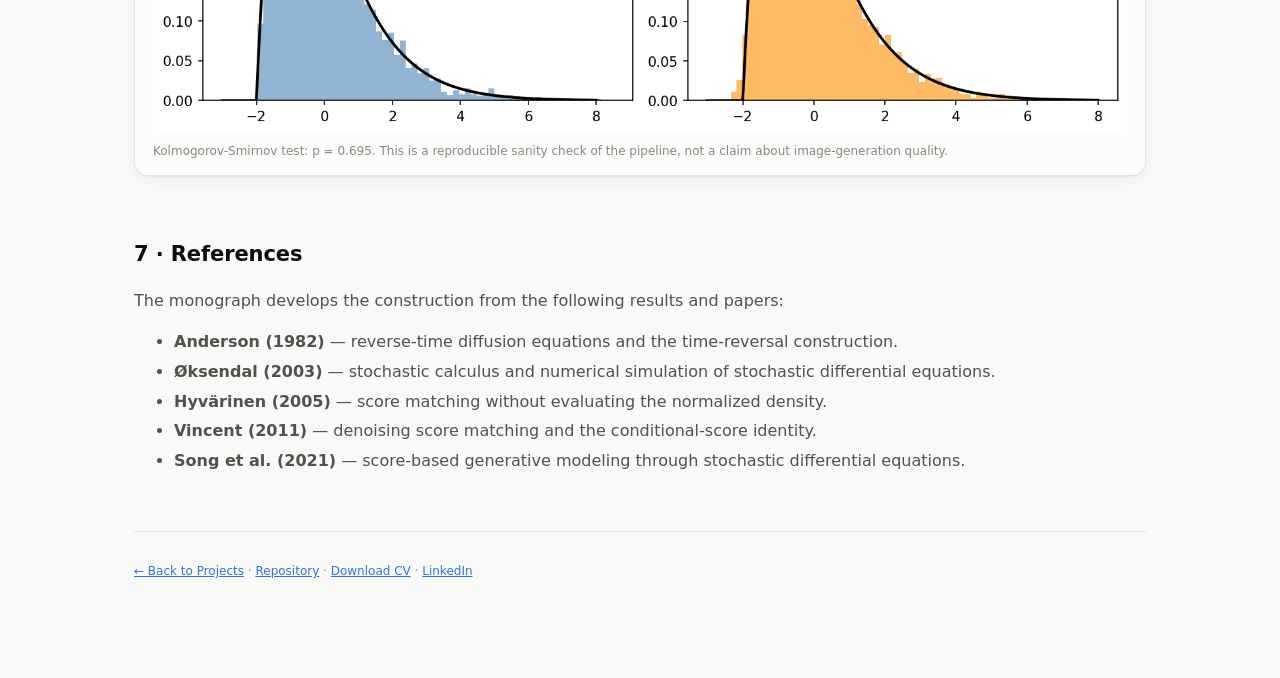
<file: site/projects/score-based-diffusions.html>
<!doctype html>
<html lang="en" data-theme="light">
<head><meta charset="utf-8"><meta name="viewport" content="width=device-width,initial-scale=1"><title>Score-based diffusion models · Gonzalo Spina</title><link rel="stylesheet" href="../styles.css"></head>
<body data-page="diffusions"><header data-site-header></header>
<main class="wrap" id="top">
<div class="eyebrow">Stochastic calculus · diffusion models · score matching</div>
<h1>Score-based generative modeling through stochastic differential equations</h1>
<p class="lead">This project is a course monograph on the mathematics behind diffusion-based generative models. It develops the stochastic-process machinery that turns a collection of observed data into a sampler for new data, and accompanies the derivations with a reproducible one-dimensional experiment.</p>
<div class="project-tags"><span>Diffusion models</span><span>Stochastic calculus</span><span>Score matching</span><span>Deep learning</span></div>
<div class="project-source"><span>Monograph, poster, figures, scripts and references</span><a class="github-link" href="https://github.com/gonzispina/calculo-estocastico" target="_blank" rel="noopener"><svg viewBox="0 0 24 24" aria-hidden="true"><path fill="currentColor" d="M12 .7a11.3 11.3 0 0 0-3.57 22c.56.1.77-.24.77-.54v-1.9c-3.14.68-3.8-1.33-3.8-1.33-.51-1.3-1.25-1.64-1.25-1.64-1.02-.7.08-.69.08-.69 1.13.08 1.73 1.16 1.73 1.16 1 1.72 2.62 1.22 3.26.93.1-.72.39-1.22.71-1.5-2.5-.28-5.13-1.25-5.13-5.57 0-1.23.44-2.23 1.16-3.02-.12-.28-.5-1.43.11-2.98 0 0 .95-.3 3.11 1.15A10.8 10.8 0 0 1 12 6.37c.96 0 1.92.13 2.82.39 2.16-1.46 3.1-1.15 3.1-1.15.62 1.55.24 2.7.12 2.98.72.79 1.16 1.79 1.16 3.02 0 4.33-2.64 5.28-5.15 5.56.4.35.76 1.04.76 2.1v3.1c0 .3.2.65.78.54A11.3 11.3 0 0 0 12 .7Z"/></svg>Open repository</a></div>
<div class="links"><a href="../assets/calculo-estocastico/main_en.pdf" target="_blank" rel="noopener">Monograph - English (PDF)</a><a href="../assets/calculo-estocastico/poster_en.pdf" target="_blank" rel="noopener">Poster - English (PDF)</a><a href="../assets/calculo-estocastico/main_es.pdf" target="_blank" rel="noopener">Monograph - Spanish (PDF)</a><a href="../assets/calculo-estocastico/poster_es.pdf" target="_blank" rel="noopener">Poster - Spanish (PDF)</a></div>
<div class="callout key"><span class="k">The project in one sentence</span><p>Use a forward stochastic process to turn an unknown data distribution into a known prior, learn the score along that path, and run the dynamics backward to generate new samples.</p></div>

<section id="problem"><h2>1 · Goal: learn a distribution well enough to sample from it</h2>
<p>Suppose we are given a dataset: a finite collection of observations generated by some unknown distribution. We do not know its density explicitly, but we want to construct an approximation good enough to sample new observations that resemble the data.</p>
<p>In this monograph we work through the complete construction for data drawn from a shifted Gamma distribution. That distribution is our concrete <em>p</em><sub>0</sub>: the unknown data distribution we want to approximate. The point is not the Gamma family itself, but having a distribution for which the forward and reverse dynamics can be inspected end to end.</p>
<p>Diffusion models approach the problem indirectly. Rather than fitting <em>p</em><sub>0</sub> in one step, they define a tractable stochastic path that progressively transforms it into a simple reference distribution. Once that path and its reverse are understood, sampling becomes a matter of starting from the reference distribution and running the learned dynamics backward.</p>
</section>

<section id="forward"><h2>2 · Diffusions: a stochastic path from data to a prior</h2>
<p>A diffusion is a stochastic process defined by an Itô stochastic differential equation. The drift controls the deterministic tendency of the process; the diffusion coefficient controls the injected Brownian noise.</p>
<div class="equation"><div class="formula">dX<sub>t</sub> = u(t,X<sub>t</sub>) dt + σ(t,X<sub>t</sub>) dB<sub>t</sub></div><span class="eqno">(1)</span></div>
<p>For the concrete example we use the Ornstein–Uhlenbeck process:</p>
<div class="equation"><div class="formula">dX<sub>t</sub> = −X<sub>t</sub> dt + σ dB<sub>t</sub>, &nbsp; X<sub>0</sub> ∼ p<sub>0</sub></div><span class="eqno">(2)</span></div>
<p>Its stable drift contracts the state toward zero while the noise spreads probability mass. The trajectories and density curves illustrate how the process evolves over time.</p>
<figure><figcaption>Ornstein-Uhlenbeck trajectories and density evolution</figcaption><img src="../assets/calculo-estocastico/ou_trajectories_en.png" alt="Ornstein-Uhlenbeck trajectories and density evolution"></figure>
<p>For a sufficiently long diffusion time, the process is ergodic: it forgets its initial condition and converges to a stationary distribution. In practice, we choose a finite <em>T</em> large enough for this approximation to hold, so the terminal state <em>X</em><sub>T</sub> is effectively independent of the original data distribution <em>p</em><sub>0</sub>. This terminal distribution becomes our tractable prior for initializing the reverse dynamics.</p>
<figure><figcaption>The data distribution is transformed into a Gaussian prior</figcaption><img src="../assets/calculo-estocastico/fig1_forward.png" alt="Gamma distribution diffusing toward a Gaussian prior"></figure>
</section>

<section id="reverse"><h2>3 · Reverse-time diffusion</h2>
<p>The forward process takes us from the data distribution <em>p</em><sub>0</sub> to a tractable prior <em>p</em><sub>T</sub>. The key result is that we can construct a process that runs in the opposite direction, from the prior back toward the data distribution. The time-reversed process is itself a diffusion.</p>
<p>Define the reversed trajectory by <em>X̂</em><sub>t</sub> = <em>X</em><sub>T−t</sub>. It satisfies an SDE with the same structure as the forward equation, but with time-reversed coefficients and a new drift:</p>
<div class="equation"><div class="formula">dX̂<sub>t</sub> = û(t,X̂<sub>t</sub>) dt + σ̂(t,X̂<sub>t</sub>) dB̂<sub>t</sub></div><span class="eqno">(3)</span></div>
<div class="equation"><div class="formula"><span>σ̂(t,x) = σ(T−t,x)</span><br><span>û<sup>i</sup>(t,x) = −u<sup>i</sup>(T−t,x) + [∂<sub>x<sub>j</sub></sub>(a<sup>ij</sup>(T−t,x)p(T−t,x))] / p(T−t,x)</span><small>with a = σσ<sup>⊤</sup>. The hats indicate the coefficients of the reverse-time diffusion.</small></div><span class="eqno">(4)</span></div>
<p>These formulas are constructive: if we knew the evolving density, they would tell us how to simulate from the prior back to the original distribution. The remaining challenge is the density-dependent term in the reverse drift.</p>
</section>

<section id="score"><h2>4 · The score is the object the network must learn</h2>
<p>When the diffusion coefficient depends only on time, the spatial derivatives of (a=sigma^2 I) vanish. Equation (2) then reduces to the simpler reverse drift</p>
<div class="equation"><div class="formula">û(t,x) = −u(T−t,x) + σ(T−t)<sup>2</sup> ∇<sub>x</sub> log p<sub>T−t</sub>(x)</div><span class="eqno">(5)</span></div>
<p>We define the unknown density-dependent term as the <strong>score</strong>:</p>
<div class="equation"><div class="formula">s(t,x) = ∇<sub>x</sub> log p<sub>t</sub>(x)</div><span class="eqno">(6)</span></div>
<p>Substituting this definition into equation (3) gives the form used by the model:</p>
<div class="equation"><div class="formula">û(t,x) = −u(T−t,x) + σ(T−t)<sup>2</sup> s(T−t,x)</div><span class="eqno">(7)</span></div>
<p>This is exactly the density-dependent term that appears in the reverse drift from the previous section. The score is therefore not an auxiliary visualization: it is the quantity that tells the reverse diffusion how to correct the time-reversed dynamics.</p>
<p>The score points toward regions of higher probability. It is not a density estimate: it is a vector field that changes with both the state and the noise level. Once it is available, it supplies the correction that guides the reverse process back toward <em>p</em><sub>0</sub>. Score matching provides a way to learn this field with a neural network rather than estimating the density explicitly.</p>
<figure><figcaption>Score field across the diffusion path</figcaption><img src="../assets/calculo-estocastico/fig2_score.png" alt="Score field and trajectories across the diffusion path"><div class="note">The arrows show the score gradient pushing trajectories toward higher-density regions. Read from left to right, the forward process spreads the Gamma distribution toward a Gaussian; read from right to left, the same field provides the directional correction for the reverse process.</div></figure>
</section>

<section id="training"><h2>5 · Learning the score with denoising score matching</h2>
<p>The marginal score is unknown, but it can be learned without estimating or normalizing the density. Hyvärinen's score-matching result shows that, under suitable boundary conditions, minimizing the squared error to the unknown score is equivalent to minimizing an objective that depends only on the network and its spatial derivatives:</p>
<div class="equation"><div class="formula">J<sub>SM</sub>(θ) = E<sub>p<sub>t</sub></sub>[ tr(∇<sub>x</sub>s<sub>θ</sub>(x,t)) + ½‖s<sub>θ</sub>(x,t)‖² ]</div><span class="eqno">(8)</span></div>
<p>For diffusion models we use the denoising version. A clean sample <em>x</em> is corrupted with the known transition kernel at a selected time <em>t</em>. For Gaussian corruption, the conditional score is analytic:</p>
<div class="equation"><div class="formula">∇<sub>x̃</sub> log q<sub>t</sub>(x̃|x) = −(x̃ − x) / σ<sub>t</sub><sup>2</sup></div><span class="eqno">(9)</span></div>
<p>The network is trained to predict this target over many clean samples and a discrete grid of diffusion times. The practical loss is therefore:</p>
<div class="equation"><div class="formula">L(θ) = (1/K) Σ<sub>k=1</sub><sup>K</sup> E<sub>x∼p<sub>0</sub>, x̃∼q<sub>t<sub>k</sub></sub>(·|x)</sub> ‖s<sub>θ</sub>(x̃,t<sub>k</sub>) + (x̃−x)/σ<sub>t<sub>k</sub></sup><sup>2</sup>‖²</div><span class="eqno">(10)</span></div>
<p>Each time point teaches the same network how the direction field changes as the data are progressively blurred. The network learns a field, not a normalized probability density; once learned, that field can be inserted into equation (7).</p>
<h3>Training and sampling loop</h3>
<pre><code>for each optimization step:
    sample x ~ p₀ and a time t from {t₁, …, tK}
    sample x̃ from the forward diffusion qₜ(· | x)
    target ← −(x̃ − x) / σₜ²
    update θ to reduce ||sθ(x̃, t) − target||²

to generate:
    sample xT from the stationary prior
    integrate the reverse SDE from T down to 0 using sθ
    return the resulting x₀</code></pre>
</section>

<section id="demo"><h2>6 · Numerical demonstration</h2>
<p>We start from a shifted Gamma distribution, diffuse it with an OU process, learn the score by denoising score matching, and integrate the reverse dynamics from the Gaussian prior. The recovered samples match the reference distribution in this one-dimensional experiment.</p>
<figure><figcaption>Reference and generated samples</figcaption><img src="../assets/calculo-estocastico/score_matching_demo.png" alt="Reference and generated distributions"><div class="note">Kolmogorov-Smirnov test: p = 0.695. This is a reproducible sanity check of the pipeline, not a claim about image-generation quality.</div></figure>
</section>

<section id="references"><h2>7 · References</h2>
<p>The monograph develops the construction from the following results and papers:</p>
<ul><li><strong>Anderson (1982)</strong> — reverse-time diffusion equations and the time-reversal construction.</li><li><strong>Øksendal (2003)</strong> — stochastic calculus and numerical simulation of stochastic differential equations.</li><li><strong>Hyvärinen (2005)</strong> — score matching without evaluating the normalized density.</li><li><strong>Vincent (2011)</strong> — denoising score matching and the conditional-score identity.</li><li><strong>Song et al. (2021)</strong> — score-based generative modeling through stochastic differential equations.</li></ul>
</section>

<footer data-site-footer></footer>
</main><script src="../components.js"></script><script src="../app.js"></script></body></html>
</file>
<file: docs/styles.css>
:root {
  --page: #f9f9f7; --surface-1: #fcfcfb; --surface-2: #f1f0ec; --surface-3: #e9e8e2;
  --text-primary: #0b0b0b; --text-secondary: #52514e; --text-muted: #898781;
  --grid: #e1e0d9; --border: rgba(11,11,11,.10); --blue: #2a78d6; --blue-wash: #cde2fb;
  --orange: #eb6834; --green: #006300; --warning: #b8791a;
  --shadow: 0 1px 2px rgba(11,11,11,.04), 0 4px 16px rgba(11,11,11,.05);
}
:root[data-theme="dark"] { --page:#0d0d0d; --surface-1:#1a1a19; --surface-2:#232322; --surface-3:#2c2c2a;
  --text-primary:#fff; --text-secondary:#c3c2b7; --text-muted:#898781; --grid:#2c2c2a; --border:rgba(255,255,255,.10);
  --blue:#3987e5; --blue-wash:#184f95; --orange:#d95926; --green:#0ca30c; --warning:#fab219;
  --shadow:0 1px 2px rgba(0,0,0,.3),0 4px 16px rgba(0,0,0,.4); }
* { box-sizing: border-box; }
html { scroll-behavior: smooth; }
body { margin:0; background:var(--page); color:var(--text-primary); font-family:system-ui,-apple-system,"Segoe UI",sans-serif; line-height:1.6; -webkit-font-smoothing:antialiased; }
a { color:var(--blue); } a:hover { color:var(--text-primary); }
.top { position:sticky; top:0; z-index:20; background:color-mix(in srgb,var(--page) 88%,transparent); backdrop-filter:blur(8px); border-bottom:1px solid var(--border); }
.top-inner,.wrap { max-width:1060px; margin:0 auto; }
.top-inner { padding:12px 24px; display:flex; align-items:center; gap:14px; }
.brand { font-size:14px; font-weight:650; letter-spacing:.01em; text-decoration:none; color:var(--text-primary); }
.brand span { color:var(--text-muted); font-size:11px; font-weight:500; text-transform:uppercase; letter-spacing:.035em; }
nav { margin-left:auto; display:flex; gap:3px; flex-wrap:wrap; } nav a { color:var(--text-secondary); text-decoration:none; font-size:12.5px; padding:5px 9px; border-radius:7px; } nav a:hover { background:var(--surface-2); color:var(--text-primary); }
.article-nav { max-width:1060px; margin:0 auto; padding:8px 24px 9px; min-height:42px; display:flex; align-items:center; gap:3px; flex-wrap:wrap; border-top:1px solid var(--border); } .article-nav a { color:var(--text-secondary); text-decoration:none; font-size:12px; padding:5px 9px; border-radius:7px; } .article-nav a:hover { background:var(--surface-2); color:var(--text-primary); }
button { cursor:pointer; border:1px solid var(--border); background:var(--surface-1); color:var(--text-secondary); border-radius:8px; padding:6px 10px; font:inherit; font-size:12.5px; }
.wrap { padding:0 24px 84px; }
.eyebrow { font-size:11px; text-transform:uppercase; letter-spacing:.12em; color:var(--text-muted); font-weight:650; margin-top:38px; }
h1 { font-size:clamp(30px,4vw,46px); line-height:1.12; max-width:22ch; margin:10px 0 10px; letter-spacing:-.018em; }
h2 { font-size:21px; margin:54px 0 5px; padding-top:8px; letter-spacing:-.005em; } h3 { font-size:15.5px; margin:26px 0 8px; }
p,li { color:var(--text-secondary); } p { max-width:78ch; } li { margin:4px 0; }
.lead { color:var(--text-secondary); font-size:16px; line-height:1.7; max-width:76ch; }
.meta { color:var(--text-muted); font-size:12.5px; margin-top:14px; display:flex; gap:16px; flex-wrap:wrap; }
.project-tags { display:flex; flex-wrap:wrap; gap:7px; margin-top:14px; }
.project-tags span { border:1px solid var(--border); border-radius:999px; padding:3px 9px; color:var(--text-secondary); font-size:11.5px; }
.project-source { display:flex; align-items:center; justify-content:space-between; gap:18px; max-width:470px; margin-top:26px; padding:13px 14px 13px 16px; border:1px solid var(--border); border-radius:11px; background:var(--surface-1); box-shadow:var(--shadow); }
.project-source > span { color:var(--text-muted); font-size:12px; }
.github-link { display:inline-flex; align-items:center; gap:10px; border:1px solid var(--border); border-radius:8px; padding:8px 12px; color:var(--text-primary); background:var(--surface-2); text-decoration:none; font-size:13px; font-weight:600; white-space:nowrap; }
.github-link:hover { background:var(--surface-3); }
.github-link svg { display:block; flex:0 0 18px; width:18px !important; height:18px !important; max-width:18px; max-height:18px; }
.pill { display:inline-block; font-size:10.5px; font-weight:700; padding:2px 8px; border-radius:999px; letter-spacing:.02em; background:var(--surface-3); color:var(--text-primary); }
.pill.blue { background:var(--blue-wash); }
.hero { background:linear-gradient(180deg,var(--surface-1),color-mix(in srgb,var(--blue-wash) 22%,var(--surface-1))); border:1px solid var(--border); border-radius:16px; padding:22px 24px; box-shadow:var(--shadow); display:flex; align-items:baseline; gap:20px; flex-wrap:wrap; margin:22px 0 5px; }
.hero .num { font-size:40px; font-weight:680; line-height:1.05; } .hero .cap { color:var(--text-secondary); font-size:14.5px; max-width:58ch; } .hero .cap b { color:var(--text-primary); }
.callout { border:1px solid var(--border); border-left:3px solid var(--blue); background:var(--surface-1); border-radius:10px; padding:13px 16px; margin:16px 0; font-size:13.5px; box-shadow:var(--shadow); } .callout.key { border-left-color:var(--orange); } .callout.good { border-left-color:var(--green); } .callout p { margin:2px 0; max-width:none; }
.callout .k,.callout p { color:var(--text-primary); } .callout .k { display:block; font-size:10.5px; font-weight:700; letter-spacing:.08em; text-transform:uppercase; margin-bottom:4px; }
.kpis { display:grid; grid-template-columns:repeat(auto-fit,minmax(158px,1fr)); gap:12px; margin:22px 0 8px; }
.tile { background:var(--surface-1); border:1px solid var(--border); border-radius:14px; padding:16px; box-shadow:var(--shadow); } .tile .label { font-size:12px; color:var(--text-secondary); } .tile .value { font-size:26px; font-weight:650; margin-top:6px; letter-spacing:-.01em; } .tile .sub { font-size:12px; color:var(--text-muted); margin-top:3px; }
.pair { display:grid; grid-template-columns:1fr 1fr; gap:16px; margin-top:18px; } .pair .tile h3 { margin:0 0 8px; } .pair .tile p { margin:0; font-size:14px; }
.project-grid { display:grid; grid-template-columns:1fr 1fr; gap:16px; margin-top:18px; } .project-grid .tile h3 { margin:0 0 8px; } .project-grid .tile p { margin:0 0 10px; font-size:14px; } .project-grid .tile p:last-child { margin-bottom:0; }
.project-grid .tile:last-child { grid-column:1 / -1; }
.education-card { margin-top:18px; }
figure { margin:18px 0 8px; background:var(--surface-1); border:1px solid var(--border); border-radius:14px; padding:16px 18px 14px; box-shadow:var(--shadow); } figure img { width:100%; height:auto; display:block; border-radius:8px; } figcaption { font-size:14px; font-weight:600; margin-bottom:7px; } figure .note { font-size:12px; color:var(--text-muted); margin-top:9px; }
.media-grid { display:grid; grid-template-columns:1.25fr .75fr; gap:16px; align-items:start; } .media-card { overflow:hidden; border:1px solid var(--border); border-radius:14px; background:var(--surface-1); box-shadow:var(--shadow); } .media-card img { width:100%; display:block; } .media-card .caption { padding:13px 15px; font-size:13px; color:var(--text-secondary); }
.links { display:flex; gap:10px; flex-wrap:wrap; margin:17px 0; align-items:stretch; } .links a { display:inline-flex; align-items:center; min-height:36px; border:1px solid var(--border); border-radius:8px; padding:8px 11px; text-decoration:none; color:var(--text-secondary); background:var(--surface-1); font:500 13px/1.35 system-ui,-apple-system,"Segoe UI",sans-serif; } .links a:hover { color:var(--text-primary); background:var(--surface-2); }
.tbl-wrap { overflow-x:auto; margin:16px 0; border:1px solid var(--border); border-radius:12px; box-shadow:var(--shadow); } table { border-collapse:collapse; width:100%; font-size:12.8px; background:var(--surface-1); } caption { caption-side:top; text-align:left; padding:13px 14px 11px; color:var(--text-secondary); font-size:13.5px; line-height:1.45; font-weight:550; } th,td { text-align:right; padding:8px 12px; border-bottom:1px solid var(--grid); white-space:nowrap; } th { background:var(--surface-2); color:var(--text-secondary); font-weight:600; } td:first-child,th:first-child { text-align:left; } tbody tr:last-child td { border-bottom:0; } tbody tr:hover td { background:var(--surface-2); } td { font-variant-numeric:tabular-nums; }
.result-grid { display:grid; grid-template-columns:repeat(auto-fit,minmax(220px,1fr)); gap:12px; margin:20px 0 8px; } .result-card { background:var(--surface-1); border:1px solid var(--border); border-radius:14px; padding:16px; box-shadow:var(--shadow); } .result-card .label { color:var(--text-secondary); font-size:12px; } .result-card .value { color:var(--text-primary); font-size:30px; font-weight:680; letter-spacing:-.02em; line-height:1.1; margin-top:6px; } .result-card .unit { color:var(--text-muted); font-size:12px; margin-top:2px; } .result-card .interval { color:var(--text-secondary); font-size:12px; line-height:1.45; margin-top:10px; padding-top:9px; border-top:1px solid var(--grid); }
.equation { display:grid; grid-template-columns:minmax(0,1fr) 42px; align-items:center; gap:14px; margin:16px 0; }
.equation .formula { min-width:0; margin:0; }
.equation .eqno { color:var(--text-muted); font:normal 12px/1 system-ui,sans-serif; text-align:left; white-space:nowrap; }
.formula { background:var(--surface-1); border:1px solid var(--border); border-radius:10px; padding:15px 18px; margin:16px 0; text-align:center; font:italic 18px/1.8 Georgia,serif; box-shadow:var(--shadow); overflow-x:auto; }
.formula small { display:block; font:normal 12.5px/1.5 system-ui,sans-serif; color:var(--text-muted); margin-top:7px; }
.top + .wrap section { scroll-margin-top:112px; }
code { font:12.5px ui-monospace,"SF Mono",Menlo,monospace; background:var(--surface-2); padding:1.5px 5px; border-radius:5px; color:var(--text-primary); } pre { background:var(--surface-2); border:1px solid var(--border); border-radius:10px; padding:12px 14px; overflow-x:auto; font-size:12.5px; }
.post-list { display:grid; gap:12px; margin-top:20px; } .post { display:block; text-decoration:none; border:1px solid var(--border); border-radius:12px; padding:16px; background:var(--surface-1); box-shadow:var(--shadow); } .post:hover { background:var(--surface-2); } .post .date { color:var(--text-muted); font-size:12px; } .post h3 { color:var(--text-primary); margin:5px 0; } .post p { margin:0; font-size:14px; } .post-tags { display:flex; flex-wrap:wrap; gap:7px; margin-top:13px; } .post-tags span { display:inline-flex; align-items:center; border:1px solid var(--border); border-radius:999px; padding:4px 10px; background:var(--surface-2); color:var(--text-secondary) !important; font:500 11px/1.25 system-ui,-apple-system,"Segoe UI",sans-serif; }
footer { border-top:1px solid var(--border); margin-top:58px; padding-top:18px; font-size:12px; color:var(--text-muted); } footer p { color:var(--text-muted); }
.cv-home { max-width:900px; }
.cv-intro { padding:27px 0 22px; border-bottom:1px solid var(--border); }
.cv-intro .eyebrow { margin-top:0; color:var(--text-secondary); letter-spacing:.1em; }
.cv-home h1 { max-width:none; margin:11px 0 14px; font-size:clamp(38px,5vw,58px); line-height:1.05; letter-spacing:-.035em; }
.cv-intro .meta { align-items:center; gap:9px 22px; margin:0; font-size:13px; }
.cv-intro .meta span { color:var(--text-secondary); }
.cv-actions { margin:20px 0 0; }
.cv-home section { --section-accent:var(--blue); margin:0; padding:0 0 10px; }
.cv-home #profile { margin:27px 0 0; padding:19px 22px 21px; background:linear-gradient(120deg,var(--surface-1),color-mix(in srgb,var(--blue-wash) 25%,var(--surface-1))); border:1px solid var(--border); border-left:3px solid var(--blue); border-radius:10px; box-shadow:var(--shadow); }
.cv-home #education,.cv-home #skills { --section-accent:var(--green); }
.cv-home #experience { --section-accent:var(--orange); }
.cv-home #earlier-experience { --section-accent:var(--text-muted); }
.cv-home #consulting { --section-accent:var(--warning); }
.cv-home h2 { position:relative; margin:45px 0 20px; padding:0 0 10px; color:var(--text-primary); font-size:21px; line-height:1.4; font-weight:650; letter-spacing:-.005em; border-bottom:1px solid var(--grid); }
.cv-home h2::after { content:""; position:absolute; bottom:-1px; left:0; width:46px; height:2px; background:var(--section-accent); }
.cv-home #profile h2 { margin:0 0 10px; padding:0; font-size:17px; border:0; }
.cv-home #profile h2::after { display:none; }
.cv-home #profile p { margin:0 0 4px; font-size:16px; line-height:1.75; color:var(--text-primary); }
.cv-home p,.cv-home li { font-size:14px; line-height:1.7; }
.cv-home .cv-entry { padding:20px 0 0; margin:0 0 20px; border-top:1px solid var(--grid); }
.cv-home .cv-entry:first-of-type { border-top:0; padding-top:0; }
.cv-home #projects .cv-entry { padding:2px 0 0 18px; margin:0 0 30px; border:0; border-left:2px solid var(--blue); }
.cv-entry-head { display:flex; justify-content:space-between; align-items:baseline; gap:12px 24px; }
.cv-entry-head h3 { margin:0; font-size:17px; font-weight:650; line-height:1.4; letter-spacing:-.01em; }
.cv-entry-head span { flex-shrink:0; color:var(--text-muted); font-size:12.5px; font-variant-numeric:tabular-nums; }
.cv-entry-head a { color:var(--text-primary); text-decoration-color:var(--grid); text-underline-offset:4px; text-decoration-thickness:1px; }
.cv-entry-head a:hover { color:var(--blue); text-decoration-color:var(--blue); }
.cv-home #projects .cv-entry-head a { color:var(--blue); text-decoration-color:color-mix(in srgb,var(--blue) 45%,transparent); }
.cv-subtitle { color:var(--text-muted); font-size:13px; margin:3px 0 12px; }
.cv-home ul { padding-left:20px; margin:12px 0; }
.cv-home li { margin:6px 0; }
.cv-home li::marker { color:var(--text-muted); }
.cv-home li strong,.cv-home #education strong { color:var(--text-primary); }
.cv-link { margin:14px 0 0; }
.cv-lines { margin:18px 0 0; padding:3px 16px; background:var(--surface-1); border:1px solid var(--border); border-radius:10px; box-shadow:var(--shadow); }
.cv-lines > div { display:grid; grid-template-columns:195px 1fr; gap:14px; padding:11px 0; border-top:1px solid var(--grid); font-size:13.5px; line-height:1.6; }
.cv-lines > div:first-child { border-top:0; }
.cv-lines dt { color:var(--text-primary); font-weight:600; }
.cv-lines dd { color:var(--text-secondary); margin:0; }
.cv-footer { display:flex; align-items:center; justify-content:space-between; gap:15px 30px; padding-top:18px; margin-top:34px; }
.cv-footer span { color:var(--text-muted); }
.cv-footer nav { width:auto; margin:0; }
.cv-footer nav a { font-size:12.5px; }
@media(max-width:760px){ .top-inner { flex-wrap:wrap; padding:10px 16px; } nav { order:3; width:100%; margin-left:0; } .article-nav { padding:8px 16px 9px; } .top + .wrap section { scroll-margin-top:170px; } .wrap { padding-left:16px; padding-right:16px; } .pair,.project-grid,.media-grid { grid-template-columns:1fr; } .equation { grid-template-columns:minmax(0,1fr) 32px; gap:8px; } h1 { font-size:34px; } }
@media(max-width:760px){ .cv-intro { padding-top:22px; } .cv-home #profile { padding:17px 18px 19px; } .cv-home h2 { margin:37px 0 19px; } .cv-home #profile h2 { margin:0 0 10px; } .cv-entry-head { display:block; } .cv-entry-head span { display:block; margin-top:3px; } .cv-lines > div { grid-template-columns:1fr; gap:3px; } .cv-footer { display:block; } .cv-footer nav { display:flex; margin-top:12px; } }
@media print { .top { position:static; } button,nav { display:none; } body { background:#fff; } .tile,.callout,figure,.tbl-wrap { box-shadow:none; break-inside:avoid; } }

/* Robothand case study: editorial layout, with one dominant visual per section. */
.case-study .demo-hero,.case-study .figure-grid figure { background:transparent; border:0; border-radius:0; padding:0; box-shadow:none; }
.case-study .demo-hero { margin:32px 0 0; }
.case-study .demo-hero video { width:100%; display:block; max-height:620px; background:#111; border-radius:10px; }
.case-study figcaption { margin-top:10px; }
.case-study .note,.case-study .quiet { color:var(--text-muted); font-size:12.5px; }
.case-study .setup-layout { display:grid; grid-template-columns:1.15fr .85fr; gap:42px; align-items:start; margin-top:26px; }
.case-study .setup-layout img { width:100%; display:block; border-radius:8px; }
.case-study .setup-photos { display:grid; grid-template-columns:repeat(2,minmax(0,1fr)); gap:14px; align-items:start; }
.case-study .setup-photos figure { margin:0; background:transparent; border:0; border-radius:0; padding:0; box-shadow:none; }
.case-study .setup-photos img { aspect-ratio:4/5; object-fit:cover; }
.case-study .setup-photos a { display:block; cursor:zoom-in; }
.no-scroll { overflow:hidden; }
.lightbox { position:fixed; inset:0; z-index:50; display:flex; align-items:center; justify-content:center; padding:32px; background:rgba(0,0,0,.78); opacity:0; pointer-events:none; transition:opacity .18s ease; }
.lightbox.is-open { opacity:1; pointer-events:auto; }
.lightbox img { max-width:min(1100px,92vw); max-height:88vh; width:auto; height:auto; object-fit:contain; border-radius:8px; box-shadow:0 12px 50px rgba(0,0,0,.35); }
.lightbox-close { position:absolute; top:18px; right:22px; border:0; background:transparent; color:white; font-size:34px; line-height:1; padding:4px 10px; cursor:pointer; }
.case-study .setup-photos figcaption { font-size:12px; font-weight:400; color:var(--text-muted); }
.case-study .minor-heading { margin:0 0 10px; font-size:16px; }
.case-study .signal-flow { display:flex; flex-wrap:wrap; align-items:center; gap:8px 12px; margin:25px 0; font-size:13px; color:var(--text-primary); }
.case-study .signal-flow span { border-bottom:2px solid var(--blue); padding:7px 0; }
.case-study .signal-flow i { color:var(--text-muted); font-style:normal; }
.case-study .architecture-rationale { border-top:1px solid var(--border); margin-top:28px; padding-top:18px; }
.case-study .architecture-rationale h3 { margin:0 0 12px; font-size:15px; }
.case-study .architecture-rationale p { margin:12px 0; }
.case-study .attenuation-figure { max-width:820px; margin-top:26px; background:transparent; border:0; border-radius:0; padding:0; box-shadow:none; }
.case-study .attenuation-figure img { width:100%; display:block; border-radius:6px; }
.case-study .evidence-lead { display:flex; gap:25px; align-items:baseline; border-top:1px solid var(--border); border-bottom:1px solid var(--border); padding:20px 0; margin-top:20px; }
.case-study .metric { font-size:42px; font-weight:680; letter-spacing:-.03em; display:block; line-height:1; }
.case-study .metric-label { font-size:12px; color:var(--text-muted); }
.case-study .evidence-lead p { margin:0; max-width:55ch; }
.case-study .metric-cards { display:grid; grid-template-columns:repeat(2,minmax(0,220px)); gap:12px; margin:22px 0 6px; }
.case-study .metric-cards > div { background:var(--surface-1); border:1px solid var(--border); border-radius:10px; padding:14px 16px; }
.case-study .benchmark-explainer { border-top:1px solid var(--border); border-bottom:1px solid var(--border); padding:18px 0 20px; margin-top:22px; }
.case-study .benchmark-explainer h3 { margin:0 0 7px; font-size:15px; }
.case-study .benchmark-explainer p { margin:7px 0; }
.case-study .task-list { display:grid; grid-template-columns:1fr 1fr; gap:13px 30px; margin:18px 0; }
.case-study .task-list div { border-left:2px solid var(--blue); padding-left:11px; }
.case-study .task-list strong,.case-study .task-list span { display:block; }
.case-study .task-list strong { font-size:13px; color:var(--text-primary); }
.case-study .task-list span { font-size:12px; color:var(--text-muted); margin-top:2px; }
.case-study .figure-grid { display:grid; grid-template-columns:1.25fr .75fr; gap:38px; margin-top:28px; }
.case-study .figure-grid img { width:100%; display:block; border-radius:6px; }
.case-study .wide-figure { margin-top:28px; }
.case-study .wide-figure img { width:100%; display:block; border-radius:6px; }
.case-study .metric-figures { display:grid; grid-template-columns:1fr 1fr; gap:28px; margin-top:28px; }
.case-study .metric-figures figure { margin:0; background:transparent; border:0; border-radius:0; padding:0; box-shadow:none; }
.case-study .metric-figures img { width:100%; display:block; border-radius:6px; }
.case-study .secondary-video { width:100%; display:block; max-height:600px; background:#111; border-radius:8px; margin-top:22px; }
.case-study .demo-list { display:grid; grid-template-columns:1fr 1fr; gap:28px; margin-top:24px; }
.case-study .demo-list figure { margin:0; }
.case-study .demo-list figure { max-width:680px; }
.case-study .demo-list video { width:100%; display:block; background:#111; border-radius:8px; }
.case-study .limits-grid { display:grid; grid-template-columns:1fr 1fr; gap:48px; border-top:1px solid var(--border); margin-top:22px; }
.case-study .limits-grid h3 { margin-top:20px; }
.case-study .technical-notes { border:0; border-top:1px solid var(--border); border-radius:0; padding:16px 0; margin-top:55px; box-shadow:none; background:transparent; }
.case-study .technical-notes summary { color:var(--text-secondary); font-size:13px; }
.case-study .technical-spec { display:grid; grid-template-columns:1fr 1fr; gap:14px 26px; margin:18px 0; }
.case-study .technical-spec span,.case-study .technical-spec strong { display:block; }
.case-study .technical-spec span { color:var(--text-muted); font-size:11px; text-transform:uppercase; letter-spacing:.06em; }
.case-study .technical-spec strong { color:var(--text-primary); font-size:13px; font-weight:600; margin-top:3px; }
@media(max-width:760px){ .case-study .setup-layout,.case-study .figure-grid,.case-study .limits-grid,.case-study .demo-list,.case-study .metric-figures { grid-template-columns:1fr; gap:24px; } .case-study .setup-photos { grid-template-columns:repeat(2,minmax(0,1fr)); } .case-study .task-list,.case-study .metric-cards,.case-study .technical-spec { grid-template-columns:1fr; } .case-study .evidence-lead { display:block; } .case-study .evidence-lead p { margin-top:14px; } .case-study .signal-flow { display:grid; grid-template-columns:1fr; gap:5px; } .case-study .signal-flow i { transform:rotate(90deg); justify-self:center; } }
</file>
<file: site/styles.css>
:root {
  --page: #f9f9f7; --surface-1: #fcfcfb; --surface-2: #f1f0ec; --surface-3: #e9e8e2;
  --text-primary: #0b0b0b; --text-secondary: #52514e; --text-muted: #898781;
  --grid: #e1e0d9; --border: rgba(11,11,11,.10); --blue: #2a78d6; --blue-wash: #cde2fb;
  --orange: #eb6834; --green: #006300; --warning: #b8791a;
  --shadow: 0 1px 2px rgba(11,11,11,.04), 0 4px 16px rgba(11,11,11,.05);
}
:root[data-theme="dark"] { --page:#0d0d0d; --surface-1:#1a1a19; --surface-2:#232322; --surface-3:#2c2c2a;
  --text-primary:#fff; --text-secondary:#c3c2b7; --text-muted:#898781; --grid:#2c2c2a; --border:rgba(255,255,255,.10);
  --blue:#3987e5; --blue-wash:#184f95; --orange:#d95926; --green:#0ca30c; --warning:#fab219;
  --shadow:0 1px 2px rgba(0,0,0,.3),0 4px 16px rgba(0,0,0,.4); }
* { box-sizing: border-box; }
html { scroll-behavior: smooth; }
body { margin:0; background:var(--page); color:var(--text-primary); font-family:system-ui,-apple-system,"Segoe UI",sans-serif; line-height:1.6; -webkit-font-smoothing:antialiased; }
a { color:var(--blue); } a:hover { color:var(--text-primary); }
.top { position:sticky; top:0; z-index:20; background:color-mix(in srgb,var(--page) 88%,transparent); backdrop-filter:blur(8px); border-bottom:1px solid var(--border); }
.top-inner,.wrap { max-width:1060px; margin:0 auto; }
.top-inner { padding:12px 24px; display:flex; align-items:center; gap:14px; }
.brand { font-size:14px; font-weight:650; letter-spacing:.01em; text-decoration:none; color:var(--text-primary); }
.brand span { color:var(--text-muted); font-size:11px; font-weight:500; text-transform:uppercase; letter-spacing:.035em; }
nav { margin-left:auto; display:flex; gap:3px; flex-wrap:wrap; } nav a { color:var(--text-secondary); text-decoration:none; font-size:12.5px; padding:5px 9px; border-radius:7px; } nav a:hover { background:var(--surface-2); color:var(--text-primary); }
.article-nav { max-width:1060px; margin:0 auto; padding:8px 24px 9px; min-height:42px; display:flex; align-items:center; gap:3px; flex-wrap:wrap; border-top:1px solid var(--border); } .article-nav a { color:var(--text-secondary); text-decoration:none; font-size:12px; padding:5px 9px; border-radius:7px; } .article-nav a:hover { background:var(--surface-2); color:var(--text-primary); }
button { cursor:pointer; border:1px solid var(--border); background:var(--surface-1); color:var(--text-secondary); border-radius:8px; padding:6px 10px; font:inherit; font-size:12.5px; }
.wrap { padding:0 24px 84px; }
.eyebrow { font-size:11px; text-transform:uppercase; letter-spacing:.12em; color:var(--text-muted); font-weight:650; margin-top:38px; }
h1 { font-size:clamp(30px,4vw,46px); line-height:1.12; max-width:22ch; margin:10px 0 10px; letter-spacing:-.018em; }
h2 { font-size:21px; margin:54px 0 5px; padding-top:8px; letter-spacing:-.005em; } h3 { font-size:15.5px; margin:26px 0 8px; }
p,li { color:var(--text-secondary); } p { max-width:78ch; } li { margin:4px 0; }
.lead { color:var(--text-secondary); font-size:16px; line-height:1.7; max-width:76ch; }
.meta { color:var(--text-muted); font-size:12.5px; margin-top:14px; display:flex; gap:16px; flex-wrap:wrap; }
.project-tags { display:flex; flex-wrap:wrap; gap:7px; margin-top:14px; }
.project-tags span { border:1px solid var(--border); border-radius:999px; padding:3px 9px; color:var(--text-secondary); font-size:11.5px; }
.project-source { display:flex; align-items:center; justify-content:space-between; gap:18px; max-width:470px; margin-top:26px; padding:13px 14px 13px 16px; border:1px solid var(--border); border-radius:11px; background:var(--surface-1); box-shadow:var(--shadow); }
.project-source > span { color:var(--text-muted); font-size:12px; }
.github-link { display:inline-flex; align-items:center; gap:10px; border:1px solid var(--border); border-radius:8px; padding:8px 12px; color:var(--text-primary); background:var(--surface-2); text-decoration:none; font-size:13px; font-weight:600; white-space:nowrap; }
.github-link:hover { background:var(--surface-3); }
.github-link svg { display:block; flex:0 0 18px; width:18px !important; height:18px !important; max-width:18px; max-height:18px; }
.pill { display:inline-block; font-size:10.5px; font-weight:700; padding:2px 8px; border-radius:999px; letter-spacing:.02em; background:var(--surface-3); color:var(--text-primary); }
.pill.blue { background:var(--blue-wash); }
.hero { background:linear-gradient(180deg,var(--surface-1),color-mix(in srgb,var(--blue-wash) 22%,var(--surface-1))); border:1px solid var(--border); border-radius:16px; padding:22px 24px; box-shadow:var(--shadow); display:flex; align-items:baseline; gap:20px; flex-wrap:wrap; margin:22px 0 5px; }
.hero .num { font-size:40px; font-weight:680; line-height:1.05; } .hero .cap { color:var(--text-secondary); font-size:14.5px; max-width:58ch; } .hero .cap b { color:var(--text-primary); }
.callout { border:1px solid var(--border); border-left:3px solid var(--blue); background:var(--surface-1); border-radius:10px; padding:13px 16px; margin:16px 0; font-size:13.5px; box-shadow:var(--shadow); } .callout.key { border-left-color:var(--orange); } .callout.good { border-left-color:var(--green); } .callout p { margin:2px 0; max-width:none; }
.callout .k,.callout p { color:#0b0b0b; } .callout .k { display:block; font-size:10.5px; font-weight:700; letter-spacing:.08em; text-transform:uppercase; margin-bottom:4px; }
.kpis { display:grid; grid-template-columns:repeat(auto-fit,minmax(158px,1fr)); gap:12px; margin:22px 0 8px; }
.tile { background:var(--surface-1); border:1px solid var(--border); border-radius:14px; padding:16px; box-shadow:var(--shadow); } .tile .label { font-size:12px; color:var(--text-secondary); } .tile .value { font-size:26px; font-weight:650; margin-top:6px; letter-spacing:-.01em; } .tile .sub { font-size:12px; color:var(--text-muted); margin-top:3px; }
.pair { display:grid; grid-template-columns:1fr 1fr; gap:16px; margin-top:18px; } .pair .tile h3 { margin:0 0 8px; } .pair .tile p { margin:0; font-size:14px; }
.project-grid { display:grid; grid-template-columns:1fr 1fr; gap:16px; margin-top:18px; } .project-grid .tile h3 { margin:0 0 8px; } .project-grid .tile p { margin:0 0 10px; font-size:14px; } .project-grid .tile p:last-child { margin-bottom:0; }
.project-grid .tile:last-child { grid-column:1 / -1; }
.education-card { margin-top:18px; }
figure { margin:18px 0 8px; background:var(--surface-1); border:1px solid var(--border); border-radius:14px; padding:16px 18px 14px; box-shadow:var(--shadow); } figure img { width:100%; height:auto; display:block; border-radius:8px; } figcaption { font-size:14px; font-weight:600; margin-bottom:7px; } figure .note { font-size:12px; color:var(--text-muted); margin-top:9px; }
.media-grid { display:grid; grid-template-columns:1.25fr .75fr; gap:16px; align-items:start; } .media-card { overflow:hidden; border:1px solid var(--border); border-radius:14px; background:var(--surface-1); box-shadow:var(--shadow); } .media-card img { width:100%; display:block; } .media-card .caption { padding:13px 15px; font-size:13px; color:var(--text-secondary); }
.links { display:flex; gap:10px; flex-wrap:wrap; margin:17px 0; align-items:stretch; } .links a { display:inline-flex; align-items:center; min-height:36px; border:1px solid var(--border); border-radius:8px; padding:8px 11px; text-decoration:none; color:var(--text-secondary); background:var(--surface-1); font:500 13px/1.35 system-ui,-apple-system,"Segoe UI",sans-serif; } .links a:hover { color:var(--text-primary); background:var(--surface-2); }
.tbl-wrap { overflow-x:auto; margin:16px 0; border:1px solid var(--border); border-radius:12px; box-shadow:var(--shadow); } table { border-collapse:collapse; width:100%; font-size:12.8px; background:var(--surface-1); } caption { caption-side:top; text-align:left; padding:13px 14px 11px; color:var(--text-secondary); font-size:13.5px; line-height:1.45; font-weight:550; } th,td { text-align:right; padding:8px 12px; border-bottom:1px solid var(--grid); white-space:nowrap; } th { background:var(--surface-2); color:var(--text-secondary); font-weight:600; } td:first-child,th:first-child { text-align:left; } tbody tr:last-child td { border-bottom:0; } tbody tr:hover td { background:var(--surface-2); } td { font-variant-numeric:tabular-nums; }
.result-grid { display:grid; grid-template-columns:repeat(auto-fit,minmax(220px,1fr)); gap:12px; margin:20px 0 8px; } .result-card { background:var(--surface-1); border:1px solid var(--border); border-radius:14px; padding:16px; box-shadow:var(--shadow); } .result-card .label { color:var(--text-secondary); font-size:12px; } .result-card .value { color:var(--text-primary); font-size:30px; font-weight:680; letter-spacing:-.02em; line-height:1.1; margin-top:6px; } .result-card .unit { color:var(--text-muted); font-size:12px; margin-top:2px; } .result-card .interval { color:var(--text-secondary); font-size:12px; line-height:1.45; margin-top:10px; padding-top:9px; border-top:1px solid var(--grid); }
.equation { display:grid; grid-template-columns:minmax(0,1fr) 42px; align-items:center; gap:14px; margin:16px 0; }
.equation .formula { min-width:0; margin:0; }
.equation .eqno { color:var(--text-muted); font:normal 12px/1 system-ui,sans-serif; text-align:left; white-space:nowrap; }
.formula { background:var(--surface-1); border:1px solid var(--border); border-radius:10px; padding:15px 18px; margin:16px 0; text-align:center; font:italic 18px/1.8 Georgia,serif; box-shadow:var(--shadow); overflow-x:auto; }
.formula small { display:block; font:normal 12.5px/1.5 system-ui,sans-serif; color:var(--text-muted); margin-top:7px; }
.top + .wrap section { scroll-margin-top:112px; }
code { font:12.5px ui-monospace,"SF Mono",Menlo,monospace; background:var(--surface-2); padding:1.5px 5px; border-radius:5px; color:var(--text-primary); } pre { background:var(--surface-2); border:1px solid var(--border); border-radius:10px; padding:12px 14px; overflow-x:auto; font-size:12.5px; }
.post-list { display:grid; gap:12px; margin-top:20px; } .post { display:block; text-decoration:none; border:1px solid var(--border); border-radius:12px; padding:16px; background:var(--surface-1); box-shadow:var(--shadow); } .post:hover { background:var(--surface-2); } .post .date { color:var(--text-muted); font-size:12px; } .post h3 { color:var(--text-primary); margin:5px 0; } .post p { margin:0; font-size:14px; } .post-tags { display:flex; flex-wrap:wrap; gap:7px; margin-top:13px; } .post-tags span { display:inline-flex; align-items:center; border:1px solid var(--border); border-radius:999px; padding:4px 10px; background:var(--surface-2); color:var(--text-secondary) !important; font:500 11px/1.25 system-ui,-apple-system,"Segoe UI",sans-serif; }
footer { border-top:1px solid var(--border); margin-top:58px; padding-top:18px; font-size:12px; color:var(--text-muted); } footer p { color:var(--text-muted); }
.cv-home { max-width:900px; }
.cv-intro { padding:27px 0 22px; border-bottom:1px solid var(--border); }
.cv-intro .eyebrow { margin-top:0; color:var(--text-secondary); letter-spacing:.1em; }
.cv-home h1 { max-width:none; margin:11px 0 14px; font-size:clamp(38px,5vw,58px); line-height:1.05; letter-spacing:-.035em; }
.cv-intro .meta { align-items:center; gap:9px 22px; margin:0; font-size:13px; }
.cv-intro .meta span { color:var(--text-secondary); }
.cv-actions { margin:20px 0 0; }
.cv-home section { --section-accent:var(--blue); margin:0; padding:0 0 10px; }
.cv-home #profile { margin:27px 0 0; padding:19px 22px 21px; background:linear-gradient(120deg,var(--surface-1),color-mix(in srgb,var(--blue-wash) 25%,var(--surface-1))); border:1px solid var(--border); border-left:3px solid var(--blue); border-radius:10px; box-shadow:var(--shadow); }
.cv-home #education,.cv-home #skills { --section-accent:var(--green); }
.cv-home #experience { --section-accent:var(--orange); }
.cv-home #earlier-experience { --section-accent:var(--text-muted); }
.cv-home #consulting { --section-accent:var(--warning); }
.cv-home h2 { position:relative; margin:45px 0 20px; padding:0 0 10px; color:var(--text-primary); font-size:21px; line-height:1.4; font-weight:650; letter-spacing:-.005em; border-bottom:1px solid var(--grid); }
.cv-home h2::after { content:""; position:absolute; bottom:-1px; left:0; width:46px; height:2px; background:var(--section-accent); }
.cv-home #profile h2 { margin:0 0 10px; padding:0; font-size:17px; border:0; }
.cv-home #profile h2::after { display:none; }
.cv-home #profile p { margin:0 0 4px; font-size:16px; line-height:1.75; color:var(--text-primary); }
.cv-home p,.cv-home li { font-size:14px; line-height:1.7; }
.cv-home .cv-entry { padding:20px 0 0; margin:0 0 20px; border-top:1px solid var(--grid); }
.cv-home .cv-entry:first-of-type { border-top:0; padding-top:0; }
.cv-home #projects .cv-entry { padding:2px 0 0 18px; margin:0 0 30px; border:0; border-left:2px solid var(--blue); }
.cv-entry-head { display:flex; justify-content:space-between; align-items:baseline; gap:12px 24px; }
.cv-entry-head h3 { margin:0; font-size:17px; font-weight:650; line-height:1.4; letter-spacing:-.01em; }
.cv-entry-head span { flex-shrink:0; color:var(--text-muted); font-size:12.5px; font-variant-numeric:tabular-nums; }
.cv-entry-head a { color:var(--text-primary); text-decoration-color:var(--grid); text-underline-offset:4px; text-decoration-thickness:1px; }
.cv-entry-head a:hover { color:var(--blue); text-decoration-color:var(--blue); }
.cv-home #projects .cv-entry-head a { color:var(--blue); text-decoration-color:color-mix(in srgb,var(--blue) 45%,transparent); }
.cv-subtitle { color:var(--text-muted); font-size:13px; margin:3px 0 12px; }
.cv-home ul { padding-left:20px; margin:12px 0; }
.cv-home li { margin:6px 0; }
.cv-home li::marker { color:var(--text-muted); }
.cv-home li strong,.cv-home #education strong { color:var(--text-primary); }
.cv-link { margin:14px 0 0; }
.cv-lines { margin:18px 0 0; padding:3px 16px; background:var(--surface-1); border:1px solid var(--border); border-radius:10px; box-shadow:var(--shadow); }
.cv-lines > div { display:grid; grid-template-columns:195px 1fr; gap:14px; padding:11px 0; border-top:1px solid var(--grid); font-size:13.5px; line-height:1.6; }
.cv-lines > div:first-child { border-top:0; }
.cv-lines dt { color:var(--text-primary); font-weight:600; }
.cv-lines dd { color:var(--text-secondary); margin:0; }
.cv-footer { display:flex; align-items:center; justify-content:space-between; gap:15px 30px; padding-top:18px; margin-top:34px; }
.cv-footer span { color:var(--text-muted); }
.cv-footer nav { width:auto; margin:0; }
.cv-footer nav a { font-size:12.5px; }
@media(max-width:760px){ .top-inner { flex-wrap:wrap; padding:10px 16px; } nav { order:3; width:100%; margin-left:0; } .article-nav { padding:8px 16px 9px; } .top + .wrap section { scroll-margin-top:170px; } .wrap { padding-left:16px; padding-right:16px; } .pair,.project-grid,.media-grid { grid-template-columns:1fr; } .equation { grid-template-columns:minmax(0,1fr) 32px; gap:8px; } h1 { font-size:34px; } }
@media(max-width:760px){ .cv-intro { padding-top:22px; } .cv-home #profile { padding:17px 18px 19px; } .cv-home h2 { margin:37px 0 19px; } .cv-home #profile h2 { margin:0 0 10px; } .cv-entry-head { display:block; } .cv-entry-head span { display:block; margin-top:3px; } .cv-lines > div { grid-template-columns:1fr; gap:3px; } .cv-footer { display:block; } .cv-footer nav { display:flex; margin-top:12px; } }
@media print { .top { position:static; } button,nav { display:none; } body { background:#fff; } .tile,.callout,figure,.tbl-wrap { box-shadow:none; break-inside:avoid; } }

/* Robothand case study: editorial layout, with one dominant visual per section. */
.case-study .demo-hero,.case-study .figure-grid figure { background:transparent; border:0; border-radius:0; padding:0; box-shadow:none; }
.case-study .demo-hero { margin:32px 0 0; }
.case-study .demo-hero video { width:100%; display:block; max-height:620px; background:#111; border-radius:10px; }
.case-study figcaption { margin-top:10px; }
.case-study .note,.case-study .quiet { color:var(--text-muted); font-size:12.5px; }
.case-study .setup-layout { display:grid; grid-template-columns:1.15fr .85fr; gap:42px; align-items:start; margin-top:26px; }
.case-study .setup-layout img { width:100%; display:block; border-radius:8px; }
.case-study .setup-photos { display:grid; grid-template-columns:repeat(2,minmax(0,1fr)); gap:14px; align-items:start; }
.case-study .setup-photos figure { margin:0; background:transparent; border:0; border-radius:0; padding:0; box-shadow:none; }
.case-study .setup-photos img { aspect-ratio:4/5; object-fit:cover; }
.case-study .setup-photos a { display:block; cursor:zoom-in; }
.no-scroll { overflow:hidden; }
.lightbox { position:fixed; inset:0; z-index:50; display:flex; align-items:center; justify-content:center; padding:32px; background:rgba(0,0,0,.78); opacity:0; pointer-events:none; transition:opacity .18s ease; }
.lightbox.is-open { opacity:1; pointer-events:auto; }
.lightbox img { max-width:min(1100px,92vw); max-height:88vh; width:auto; height:auto; object-fit:contain; border-radius:8px; box-shadow:0 12px 50px rgba(0,0,0,.35); }
.lightbox-close { position:absolute; top:18px; right:22px; border:0; background:transparent; color:white; font-size:34px; line-height:1; padding:4px 10px; cursor:pointer; }
.case-study .setup-photos figcaption { font-size:12px; font-weight:400; color:var(--text-muted); }
.case-study .minor-heading { margin:0 0 10px; font-size:16px; }
.case-study .signal-flow { display:flex; flex-wrap:wrap; align-items:center; gap:8px 12px; margin:25px 0; font-size:13px; color:var(--text-primary); }
.case-study .signal-flow span { border-bottom:2px solid var(--blue); padding:7px 0; }
.case-study .signal-flow i { color:var(--text-muted); font-style:normal; }
.case-study .architecture-rationale { border-top:1px solid var(--border); margin-top:28px; padding-top:18px; }
.case-study .architecture-rationale h3 { margin:0 0 12px; font-size:15px; }
.case-study .architecture-rationale p { margin:12px 0; }
.case-study .attenuation-figure { max-width:820px; margin-top:26px; background:transparent; border:0; border-radius:0; padding:0; box-shadow:none; }
.case-study .attenuation-figure img { width:100%; display:block; border-radius:6px; }
.case-study .evidence-lead { display:flex; gap:25px; align-items:baseline; border-top:1px solid var(--border); border-bottom:1px solid var(--border); padding:20px 0; margin-top:20px; }
.case-study .metric { font-size:42px; font-weight:680; letter-spacing:-.03em; display:block; line-height:1; }
.case-study .metric-label { font-size:12px; color:var(--text-muted); }
.case-study .evidence-lead p { margin:0; max-width:55ch; }
.case-study .metric-cards { display:grid; grid-template-columns:repeat(2,minmax(0,220px)); gap:12px; margin:22px 0 6px; }
.case-study .metric-cards > div { background:var(--surface-1); border:1px solid var(--border); border-radius:10px; padding:14px 16px; }
.case-study .benchmark-explainer { border-top:1px solid var(--border); border-bottom:1px solid var(--border); padding:18px 0 20px; margin-top:22px; }
.case-study .benchmark-explainer h3 { margin:0 0 7px; font-size:15px; }
.case-study .benchmark-explainer p { margin:7px 0; }
.case-study .task-list { display:grid; grid-template-columns:1fr 1fr; gap:13px 30px; margin:18px 0; }
.case-study .task-list div { border-left:2px solid var(--blue); padding-left:11px; }
.case-study .task-list strong,.case-study .task-list span { display:block; }
.case-study .task-list strong { font-size:13px; color:var(--text-primary); }
.case-study .task-list span { font-size:12px; color:var(--text-muted); margin-top:2px; }
.case-study .figure-grid { display:grid; grid-template-columns:1.25fr .75fr; gap:38px; margin-top:28px; }
.case-study .figure-grid img { width:100%; display:block; border-radius:6px; }
.case-study .wide-figure { margin-top:28px; }
.case-study .wide-figure img { width:100%; display:block; border-radius:6px; }
.case-study .metric-figures { display:grid; grid-template-columns:1fr 1fr; gap:28px; margin-top:28px; }
.case-study .metric-figures figure { margin:0; background:transparent; border:0; border-radius:0; padding:0; box-shadow:none; }
.case-study .metric-figures img { width:100%; display:block; border-radius:6px; }
.case-study .secondary-video { width:100%; display:block; max-height:600px; background:#111; border-radius:8px; margin-top:22px; }
.case-study .demo-list { display:grid; grid-template-columns:1fr 1fr; gap:28px; margin-top:24px; }
.case-study .demo-list figure { margin:0; }
.case-study .demo-list figure { max-width:680px; }
.case-study .demo-list video { width:100%; display:block; background:#111; border-radius:8px; }
.case-study .limits-grid { display:grid; grid-template-columns:1fr 1fr; gap:48px; border-top:1px solid var(--border); margin-top:22px; }
.case-study .limits-grid h3 { margin-top:20px; }
.case-study .technical-notes { border:0; border-top:1px solid var(--border); border-radius:0; padding:16px 0; margin-top:55px; box-shadow:none; background:transparent; }
.case-study .technical-notes summary { color:var(--text-secondary); font-size:13px; }
.case-study .technical-spec { display:grid; grid-template-columns:1fr 1fr; gap:14px 26px; margin:18px 0; }
.case-study .technical-spec span,.case-study .technical-spec strong { display:block; }
.case-study .technical-spec span { color:var(--text-muted); font-size:11px; text-transform:uppercase; letter-spacing:.06em; }
.case-study .technical-spec strong { color:var(--text-primary); font-size:13px; font-weight:600; margin-top:3px; }
@media(max-width:760px){ .case-study .setup-layout,.case-study .figure-grid,.case-study .limits-grid,.case-study .demo-list,.case-study .metric-figures { grid-template-columns:1fr; gap:24px; } .case-study .setup-photos { grid-template-columns:repeat(2,minmax(0,1fr)); } .case-study .task-list,.case-study .metric-cards,.case-study .technical-spec { grid-template-columns:1fr; } .case-study .evidence-lead { display:block; } .case-study .evidence-lead p { margin-top:14px; } .case-study .signal-flow { display:grid; grid-template-columns:1fr; gap:5px; } .case-study .signal-flow i { transform:rotate(90deg); justify-self:center; } }
</file>
